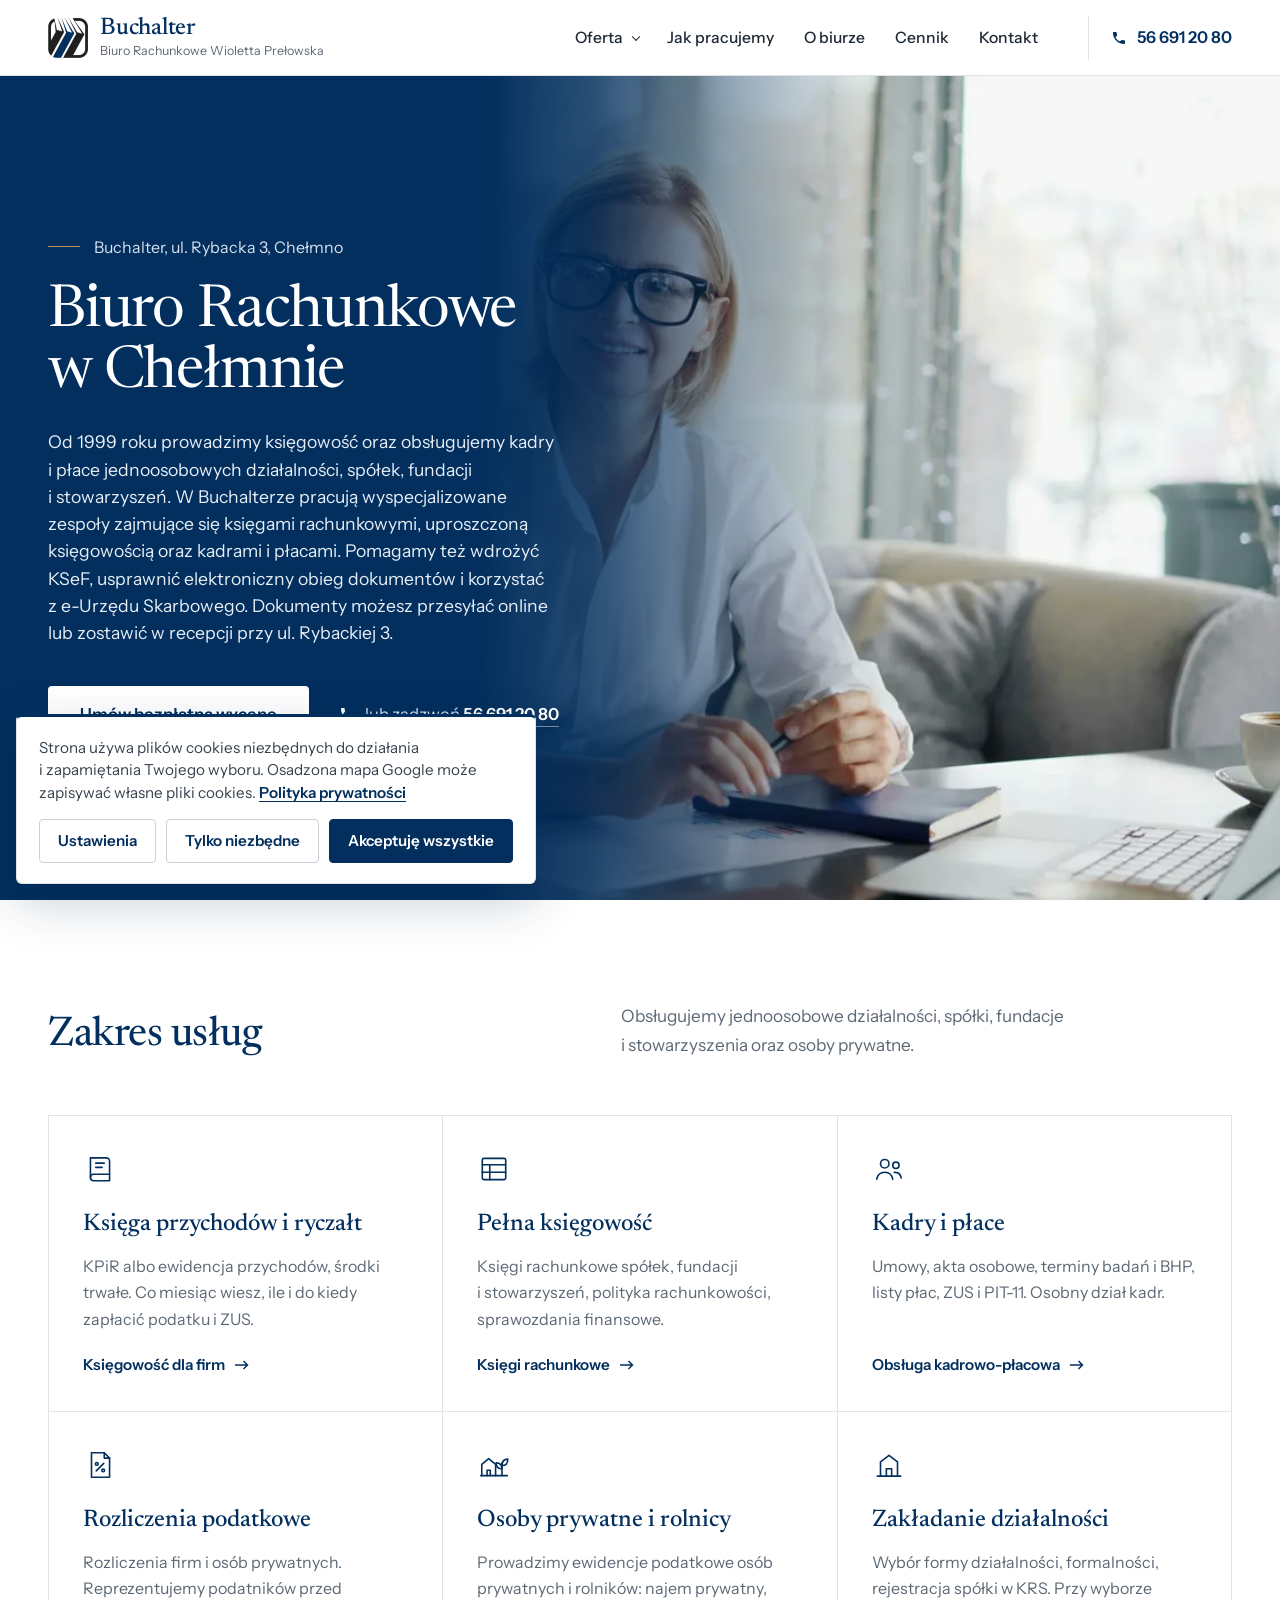
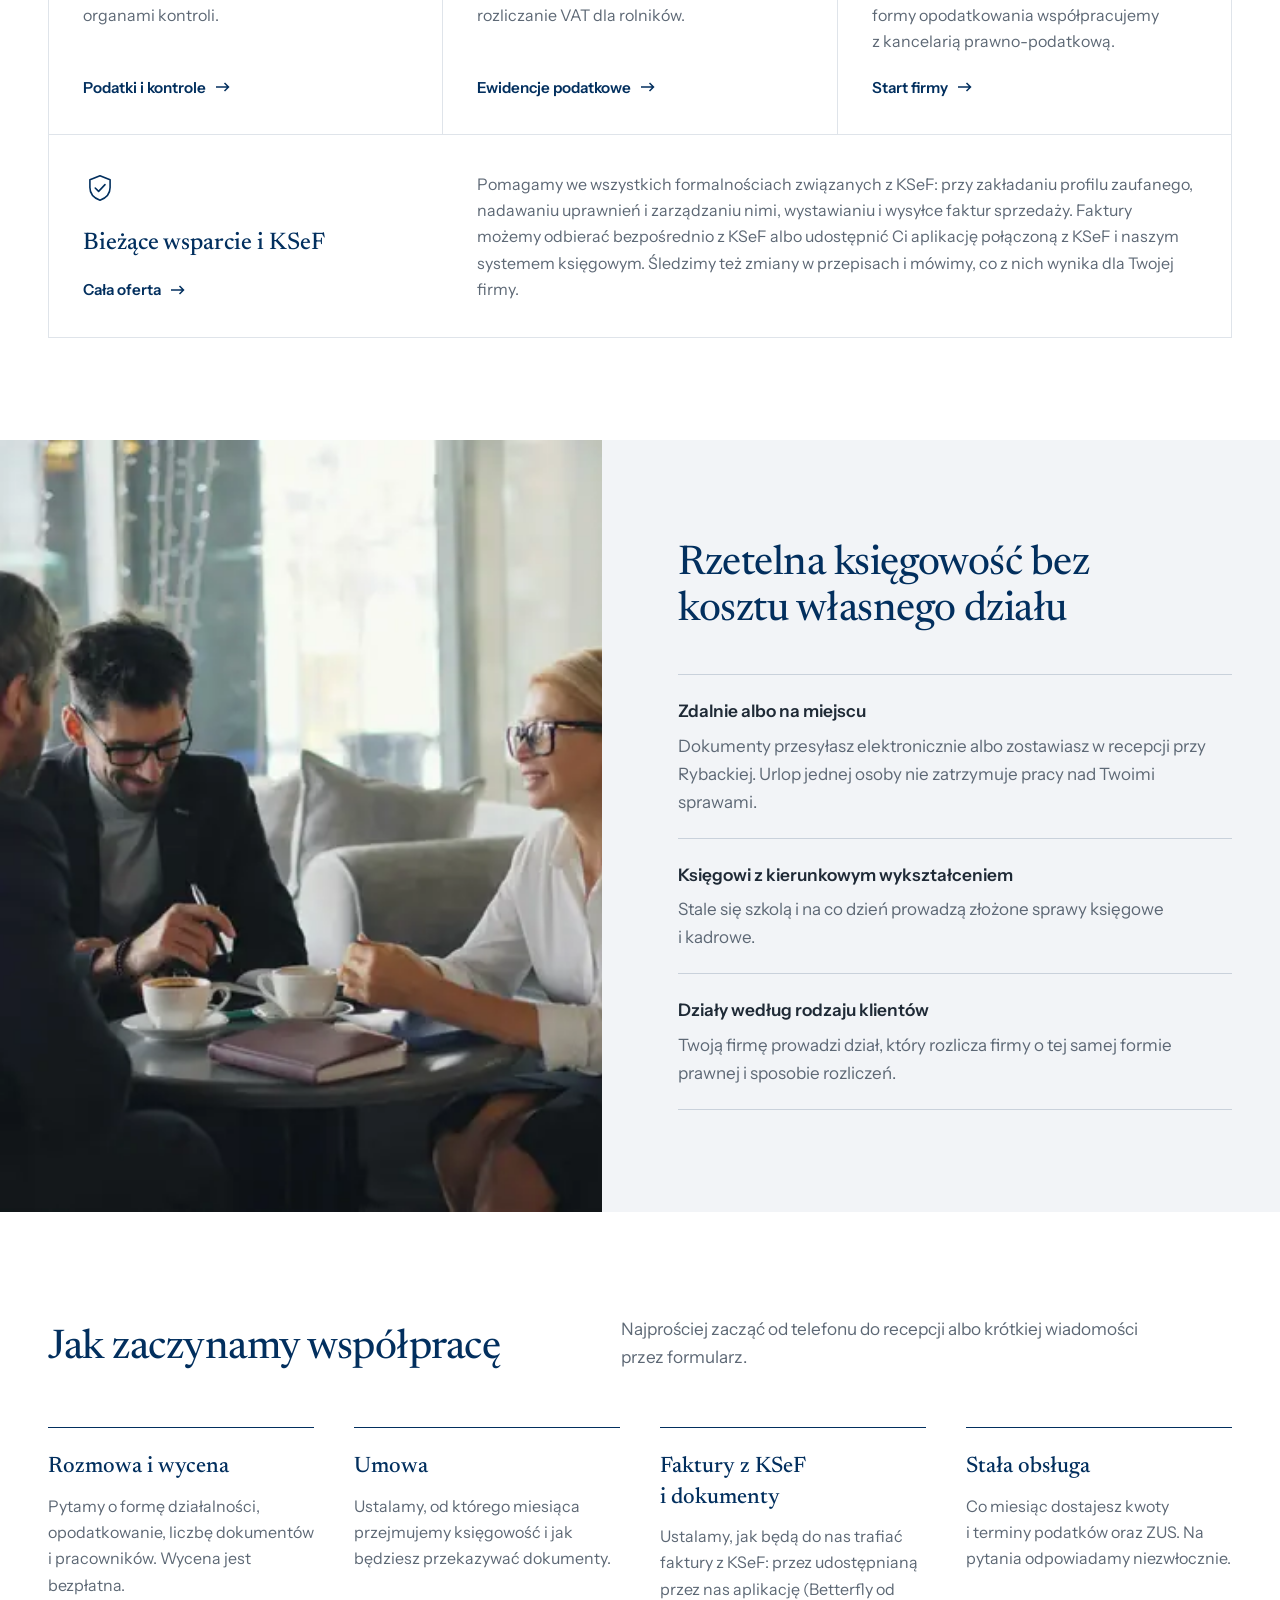
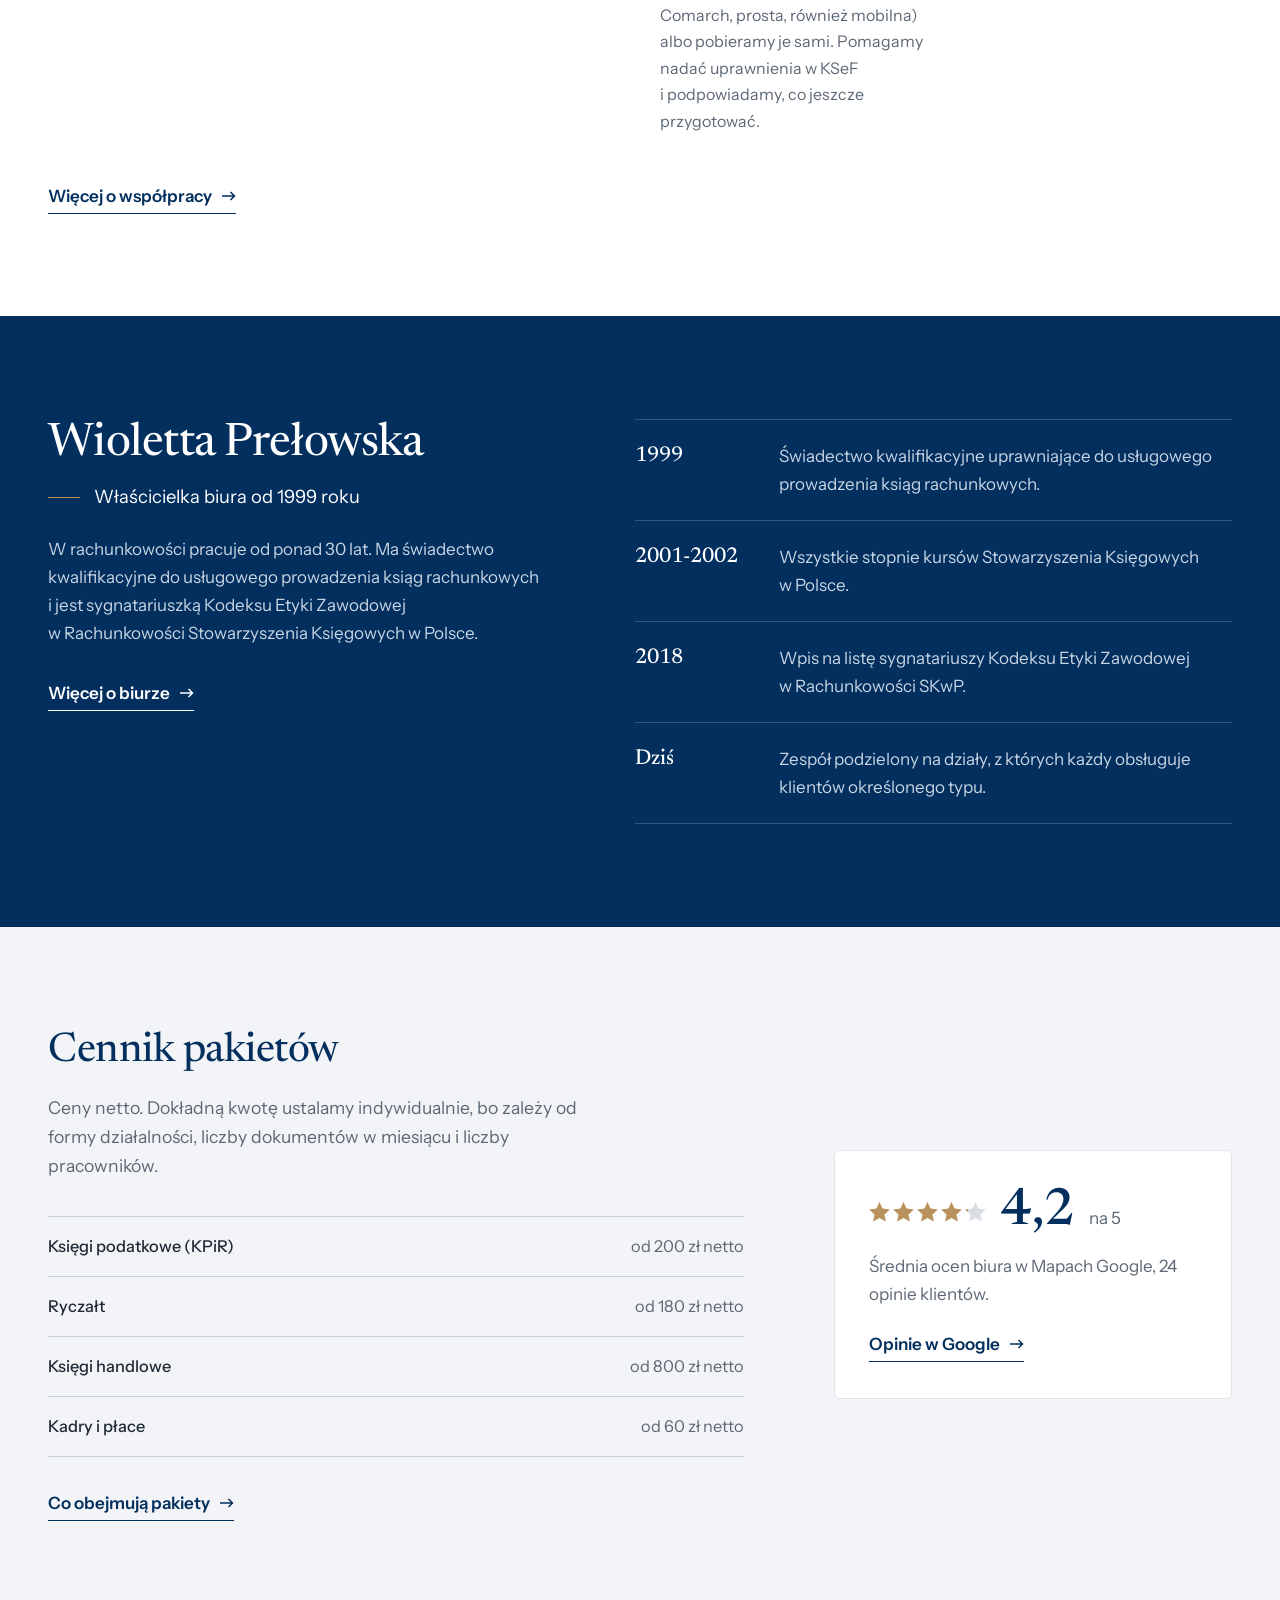
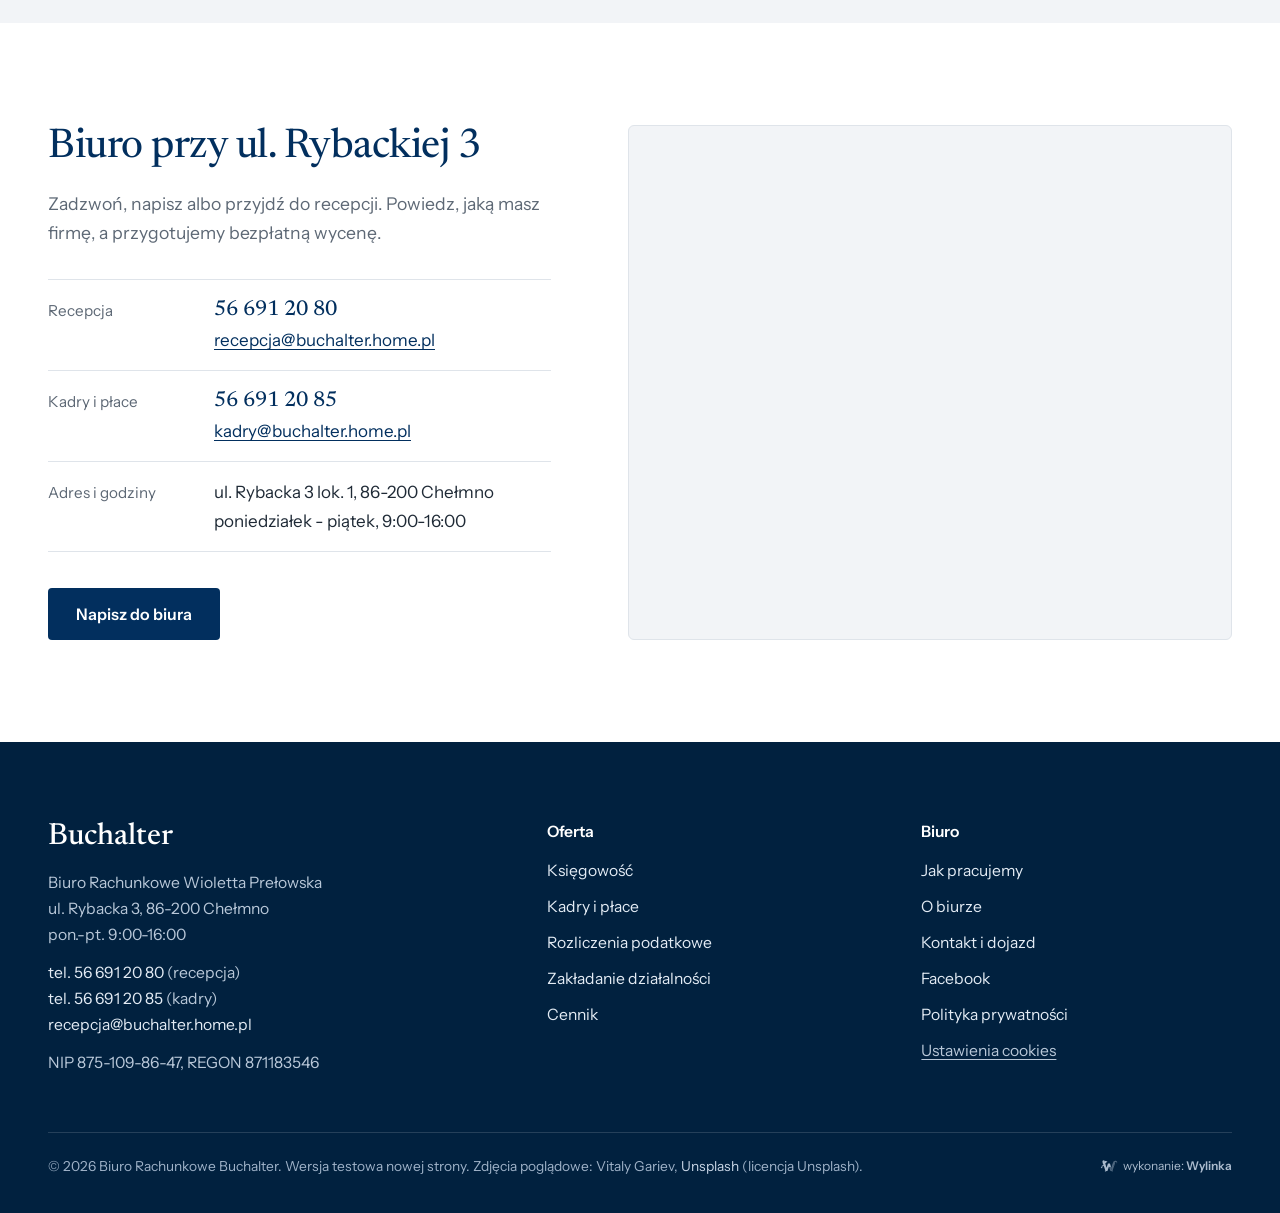
<file: index.html>
<!doctype html>
<html lang="pl">
<head>
<meta charset="utf-8">
<meta name="viewport" content="width=device-width, initial-scale=1, viewport-fit=cover">
<meta name="robots" content="noindex, nofollow">
<title>Biuro Rachunkowe Chełmno - Buchalter, Wioletta Prełowska</title>
<meta name="description" content="Biuro Rachunkowe Buchalter w Chełmnie, ul. Rybacka 3. Księgowość, kadry i płace, VAT i JPK, KSeF, ewidencje dla osób prywatnych i rolników. Tel. 56 691 20 80.">
<link rel="canonical" href="https://buchalter.cloud/">
<meta name="theme-color" content="#022f5e">
<meta property="og:type" content="website">
<meta property="og:locale" content="pl_PL">
<meta property="og:site_name" content="Biuro Rachunkowe Buchalter">
<meta property="og:title" content="Biuro Rachunkowe Chełmno - Buchalter, Wioletta Prełowska">
<meta property="og:description" content="Biuro Rachunkowe Buchalter w Chełmnie, ul. Rybacka 3. Księgowość, kadry i płace, VAT i JPK, KSeF, ewidencje dla osób prywatnych i rolników. Tel. 56 691 20 80.">
<meta property="og:url" content="https://buchalter.cloud/">
<meta property="og:image" content="https://buchalter.cloud/assets/img/og-buchalter.jpg">
<meta name="geo.region" content="PL-KP">
<meta name="geo.placename" content="Chełmno">
<link rel="icon" href="./assets/img/favicon.png">
<link rel="preload" as="font" type="font/woff2" href="./assets/fonts/newsreader-n-latin.woff2" crossorigin>
<link rel="preload" as="font" type="font/woff2" href="./assets/fonts/instrumentsans-latin.woff2" crossorigin>
<link rel="preload" as="image" href="./assets/img/hero-tel-900.webp" media="(max-width: 760px)">
<link rel="preload" as="image" imagesrcset="./assets/img/hero-1200.webp 1200w, ./assets/img/hero-1800.webp 1800w, ./assets/img/hero-2400.webp 2400w" imagesizes="100vw" media="(min-width: 761px)">
<link rel="stylesheet" href="./assets/css/style.css?v=4">

<script type="application/ld+json">{"@context":"https://schema.org","@type":"AccountingService","@id":"https://buchalter.cloud/#biuro","name":"Biuro Rachunkowe Buchalter Wioletta Prełowska","legalName":"BIURO RACHUNKOWE \"BUCHALTER\" PREŁOWSKA WIOLETTA","alternateName":"Buchalter","url":"https://buchalter.cloud/","logo":"https://buchalter.cloud/assets/img/logo.png","image":"https://buchalter.cloud/assets/img/og-buchalter.jpg","telephone":"+48 56 691 20 80","email":"recepcja@buchalter.home.pl","taxID":"8751098647","identifier":[{"@type":"PropertyValue","propertyID":"REGON","value":"871183546"}],"foundingDate":"1999","founder":{"@type":"Person","name":"Wioletta Prełowska"},"address":{"@type":"PostalAddress","streetAddress":"ul. Rybacka 3 lok. 1","postalCode":"86-200","addressLocality":"Chełmno","addressRegion":"kujawsko-pomorskie","addressCountry":"PL"},"areaServed":[{"@type":"City","name":"Chełmno"},{"@type":"AdministrativeArea","name":"powiat chełmiński"}],"contactPoint":[{"@type":"ContactPoint","contactType":"customer service","name":"Recepcja","telephone":"+48 56 691 20 80","email":"recepcja@buchalter.home.pl","availableLanguage":"pl"},{"@type":"ContactPoint","contactType":"kadry i płace","telephone":"+48 56 691 20 85","email":"kadry@buchalter.home.pl","availableLanguage":"pl"}],"knowsAbout":["KSeF","ewidencja VAT","JPK_VAT","księgowość","księga przychodów i rozchodów","ryczałt ewidencjonowany","pełna księgowość","kadry i płace","rozliczenia podatkowe","zakładanie działalności gospodarczej"],"openingHoursSpecification":[{"@type":"OpeningHoursSpecification","dayOfWeek":["Monday","Tuesday","Wednesday","Thursday","Friday"],"opens":"09:00","closes":"16:00"}],"sameAs":["https://www.facebook.com/profile.php?id=100063471177071"]}</script>
</head>
<body class="dom">
<a class="skip" href="#tresc">Przejdź do treści</a>
<header class="top">
  <div class="wrap top-in">
    <a class="marka" href="./" aria-label="Buchalter - strona główna">
      <img src="./assets/img/logo.png" alt="" width="40" height="40">
      <span><b>Buchalter</b><small>Biuro Rachunkowe Wioletta Prełowska</small></span>
    </a>
    <nav class="menu" id="menu" aria-label="Menu główne"><div class="menu-grupa"><a href="./oferta/">Oferta</a><div class="podmenu"><a href="./oferta/ksiegowosc/">Księgowość</a><a href="./oferta/kadry-i-place/">Kadry i&nbsp;płace</a><a href="./oferta/podatki/">Rozliczenia podatkowe</a><a href="./oferta/zakladanie-dzialalnosci/">Zakładanie działalności</a></div></div><a href="./jak-pracujemy/">Jak pracujemy</a><a href="./o-biurze/">O&nbsp;biurze</a><a href="./cennik/">Cennik</a><a href="./kontakt/">Kontakt</a><a class="menu-wycena" href="./kontakt/#formularz">Bezpłatna wycena</a></nav>
    <a class="tel-top" href="tel:+48566912080" aria-label="Zadzwoń do biura: 56 691 20 80"><svg viewBox="0 0 24 24" aria-hidden="true"><path d="M6.6 10.8a15.1 15.1 0 0 0 6.6 6.6l2.2-2.2a1 1 0 0 1 1-.25 11.4 11.4 0 0 0 3.6.57 1 1 0 0 1 1 1V20a1 1 0 0 1-1 1A17 17 0 0 1 3 4a1 1 0 0 1 1-1h3.5a1 1 0 0 1 1 1c0 1.25.2 2.45.57 3.57a1 1 0 0 1-.25 1z"/></svg><span>56 691 20 80</span></a>
    <button class="burger" id="burger" type="button" aria-label="Otwórz menu" aria-expanded="false" aria-controls="menu"><span></span><span></span><span></span></button>
  </div>
</header>
<main id="tresc">
<section class="hero">
  <figure class="hero-foto">
    <picture>
      <source media="(max-width: 760px)" srcset="./assets/img/hero-tel-900.webp">
      <img src="./assets/img/hero-1800.webp" srcset="./assets/img/hero-1200.webp 1200w, ./assets/img/hero-1800.webp 1800w, ./assets/img/hero-2400.webp 2400w" sizes="100vw" alt="Księgowa omawia z klientem dokumenty firmy przy stole w jasnym biurze" width="1800" height="1012" fetchpriority="high">
    </picture>
  </figure>
  <div class="hero-in">
    <div class="wrap">
      <div class="hero-tekst">
        <p class="hero-adres">Buchalter, ul. Rybacka 3, Chełmno</p>
        <h1>Biuro Rachunkowe w&nbsp;Chełmnie</h1>
        <p class="lead">Od 1999 roku prowadzimy księgowość oraz obsługujemy kadry i&nbsp;płace jednoosobowych działalności, spółek, fundacji i&nbsp;stowarzyszeń. W&nbsp;Buchalterze pracują wyspecjalizowane zespoły zajmujące się księgami rachunkowymi, uproszczoną księgowością oraz kadrami i&nbsp;płacami. Pomagamy też wdrożyć KSeF, usprawnić elektroniczny obieg dokumentów i&nbsp;korzystać z&nbsp;e-Urzędu Skarbowego. Dokumenty możesz przesyłać online lub zostawić w&nbsp;recepcji przy ul.&nbsp;Rybackiej&nbsp;3.</p>
        <div class="hero-cta" id="heroCta">
          <a class="btn btn-hero" href="./kontakt/#formularz">Umów bezpłatną wycenę</a>
          <a class="hero-tel" href="tel:+48566912080"><svg viewBox="0 0 24 24" aria-hidden="true"><path d="M6.6 10.8a15.1 15.1 0 0 0 6.6 6.6l2.2-2.2a1 1 0 0 1 1-.25 11.4 11.4 0 0 0 3.6.57 1 1 0 0 1 1 1V20a1 1 0 0 1-1 1A17 17 0 0 1 3 4a1 1 0 0 1 1-1h3.5a1 1 0 0 1 1 1c0 1.25.2 2.45.57 3.57a1 1 0 0 1-.25 1z"/></svg><span>lub zadzwoń <b>56 691 20 80</b></span></a>
        </div>
      </div>
    </div>
  </div>
</section>

<section class="sek uslugi-sek" id="oferta">
  <div class="wrap">
    <div class="sek-glowa">
      <h2>Zakres usług</h2>
      <p>Obsługujemy jednoosobowe działalności, spółki, fundacje i&nbsp;stowarzyszenia oraz osoby prywatne.</p>
    </div>
    <div class="uslugi">
      <a class="usluga" href="./oferta/ksiegowosc/"><svg class="ik" viewBox="0 0 32 32" aria-hidden="true" focusable="false"><path d="M7 5.5h15a3 3 0 0 1 3 3V27H10a3 3 0 0 1-3-3z"/><path d="M7 24a3 3 0 0 1 3-3h15"/><path d="M12 10.5h8M12 14.5h6"/></svg><h3>Księga przychodów i&nbsp;ryczałt</h3><p>KPiR albo ewidencja przychodów, środki trwałe. Co miesiąc wiesz, ile i&nbsp;do kiedy zapłacić podatku i&nbsp;ZUS.</p><span class="wiecej">Księgowość dla firm</span></a>
      <a class="usluga" href="./oferta/ksiegowosc/#pelna-ksiegowosc"><svg class="ik" viewBox="0 0 32 32" aria-hidden="true" focusable="false"><rect x="5" y="6" width="22" height="20" rx="1.5"/><path d="M5 12h22M12 12v14M5 19h22"/></svg><h3>Pełna księgowość</h3><p>Księgi rachunkowe spółek, fundacji i&nbsp;stowarzyszeń, polityka rachunkowości, sprawozdania finansowe.</p><span class="wiecej">Księgi rachunkowe</span></a>
      <a class="usluga" href="./oferta/kadry-i-place/"><svg class="ik" viewBox="0 0 32 32" aria-hidden="true" focusable="false"><circle cx="12" cy="11" r="4"/><path d="M4.5 25.5c.8-4.2 3.8-6.5 7.5-6.5s6.7 2.3 7.5 6.5"/><circle cx="22.5" cy="12.5" r="3"/><path d="M21 19.2c3.3-.3 5.8 1.6 6.5 5.3"/></svg><h3>Kadry i&nbsp;płace</h3><p>Umowy, akta osobowe, terminy badań i&nbsp;BHP, listy płac, ZUS i&nbsp;PIT-11. Osobny dział kadr.</p><span class="wiecej">Obsługa kadrowo-płacowa</span></a>
      <a class="usluga" href="./oferta/podatki/"><svg class="ik" viewBox="0 0 32 32" aria-hidden="true" focusable="false"><path d="M8 4.5h12l5 5V27.5H8z"/><path d="M20 4.5v5h5"/><path d="M12.5 21.5l7-7"/><circle cx="13" cy="15" r="1.3"/><circle cx="19" cy="21" r="1.3"/></svg><h3>Rozliczenia podatkowe</h3><p>Rozliczenia firm i&nbsp;osób prywatnych. Reprezentujemy podatników przed organami kontroli.</p><span class="wiecej">Podatki i&nbsp;kontrole</span></a>
      <a class="usluga" href="./oferta/podatki/#osoby-prywatne-i-rolnicy"><svg class="ik" viewBox="0 0 32 32" aria-hidden="true" focusable="false"><path d="M3.5 26h25"/><path d="M4.5 26V15.5L11 10l6.5 5.5V26"/><path d="M9.5 26v-5h3v5"/><path d="M23.5 26V14"/><path d="M23.5 19.5c-3.6 0-5.5-2.2-5.5-5.5 3.6 0 5.5 2.2 5.5 5.5z"/><path d="M23.5 16.5c0-3.6 2-6 5.5-6 0 3.5-2 6-5.5 6z"/></svg><h3>Osoby prywatne i&nbsp;rolnicy</h3><p>Prowadzimy ewidencje podatkowe osób prywatnych i&nbsp;rolników: najem prywatny, rozliczanie VAT dla rolników.</p><span class="wiecej">Ewidencje podatkowe</span></a>
      <a class="usluga" href="./oferta/zakladanie-dzialalnosci/"><svg class="ik" viewBox="0 0 32 32" aria-hidden="true" focusable="false"><path d="M5 26.5h22"/><path d="M8 26.5V13l8-6 8 6v13.5"/><path d="M13.5 26.5v-7h5v7"/></svg><h3>Zakładanie działalności</h3><p>Wybór formy działalności, formalności, rejestracja spółki w&nbsp;KRS. Przy wyborze formy opodatkowania współpracujemy z&nbsp;kancelarią prawno-podatkową.</p><span class="wiecej">Start firmy</span></a>
      <a class="usluga usluga-szeroka" href="./oferta/#wsparcie"><svg class="ik" viewBox="0 0 32 32" aria-hidden="true" focusable="false"><path d="M16 4.5l9.5 3.8v7.2c0 5.8-4 10-9.5 12-5.5-2-9.5-6.2-9.5-12V8.3z"/><path d="M11.5 16l3.2 3.2 6-6.4"/></svg><h3>Bieżące wsparcie i&nbsp;KSeF</h3><p>Pomagamy we wszystkich formalnościach związanych z&nbsp;KSeF: przy zakładaniu profilu zaufanego, nadawaniu uprawnień i&nbsp;zarządzaniu nimi, wystawianiu i&nbsp;wysyłce faktur sprzedaży. Faktury możemy odbierać bezpośrednio z&nbsp;KSeF albo udostępnić Ci aplikację połączoną z&nbsp;KSeF i&nbsp;naszym systemem księgowym. Śledzimy też zmiany w&nbsp;przepisach i&nbsp;mówimy, co z&nbsp;nich wynika dla Twojej firmy.</p><span class="wiecej">Cała oferta</span></a>
    </div>
  </div>
</section>

<section class="sek szare dlaczego">
  <div class="wrap dlaczego-in">
    <figure class="dlaczego-foto"><img src="./assets/img/rozmowa-1400.webp" srcset="./assets/img/rozmowa-800.webp 800w, ./assets/img/rozmowa-1400.webp 1400w" sizes="(max-width: 960px) 100vw, 50vw" alt="Spotkanie z klientami przy kawie w biurze" width="1400" height="788" loading="lazy"></figure>
    <div class="dlaczego-tekst">
      <h2>Rzetelna księgowość bez kosztu własnego działu</h2>
      <dl class="atuty">
        <div><dt>Zdalnie albo na miejscu</dt><dd>Dokumenty przesyłasz elektronicznie albo zostawiasz w&nbsp;recepcji przy Rybackiej. Urlop jednej osoby nie zatrzymuje pracy nad Twoimi sprawami.</dd></div>
        <div><dt>Księgowi z&nbsp;kierunkowym wykształceniem</dt><dd>Stale się szkolą i&nbsp;na co dzień prowadzą złożone sprawy księgowe i&nbsp;kadrowe.</dd></div>
        <div><dt>Działy według rodzaju klientów</dt><dd>Twoją firmę prowadzi dział, który rozlicza firmy o&nbsp;tej samej formie prawnej i&nbsp;sposobie rozliczeń.</dd></div>
      </dl>
    </div>
  </div>
</section>

<section class="sek wspolpraca">
  <div class="wrap">
    <div class="sek-glowa">
      <h2>Jak zaczynamy współpracę</h2>
      <p>Najprościej zacząć od telefonu do recepcji albo krótkiej wiadomości przez formularz.</p>
    </div>
    <ol class="kroki">
      <li><h3>Rozmowa i&nbsp;wycena</h3><p>Pytamy o&nbsp;formę działalności, opodatkowanie, liczbę dokumentów i&nbsp;pracowników. Wycena jest bezpłatna.</p></li>
      <li><h3>Umowa</h3><p>Ustalamy, od którego miesiąca przejmujemy księgowość i&nbsp;jak będziesz przekazywać dokumenty.</p></li>
      <li><h3>Faktury z&nbsp;KSeF i&nbsp;dokumenty</h3><p>Ustalamy, jak będą do nas trafiać faktury z&nbsp;KSeF: przez udostępnianą przez nas aplikację (Betterfly od Comarch, prosta, również mobilna) albo pobieramy je sami. Pomagamy nadać uprawnienia w&nbsp;KSeF i&nbsp;podpowiadamy, co jeszcze przygotować.</p></li>
      <li><h3>Stała obsługa</h3><p>Co miesiąc dostajesz kwoty i&nbsp;terminy podatków oraz ZUS. Na pytania odpowiadamy niezwłocznie.</p></li>
    </ol>
    <a class="link-strz" href="./jak-pracujemy/">Więcej o&nbsp;współpracy</a>
  </div>
</section>

<section class="sek granat wlascicielka">
  <div class="wrap wl-in">
    <div class="wl-glowa">
      <h2>Wioletta Prełowska</h2>
      <p class="wl-rola">Właścicielka biura od 1999 roku</p>
      <p>W&nbsp;rachunkowości pracuje od ponad 30 lat. Ma świadectwo kwalifikacyjne do usługowego prowadzenia ksiąg rachunkowych i&nbsp;jest sygnatariuszką Kodeksu Etyki Zawodowej w&nbsp;Rachunkowości Stowarzyszenia Księgowych w&nbsp;Polsce.</p>
      <a class="link-strz jasny" href="./o-biurze/">Więcej o&nbsp;biurze</a>
    </div>
    <ul class="sciezka">
      <li><span>1999</span><p>Świadectwo kwalifikacyjne uprawniające do usługowego prowadzenia ksiąg rachunkowych.</p></li>
      <li><span>2001-2002</span><p>Wszystkie stopnie kursów Stowarzyszenia Księgowych w&nbsp;Polsce.</p></li>
      <li><span>2018</span><p>Wpis na listę sygnatariuszy Kodeksu Etyki Zawodowej w&nbsp;Rachunkowości SKwP.</p></li>
      <li><span>Dziś</span><p>Zespół podzielony na działy, z&nbsp;których każdy obsługuje klientów określonego typu.</p></li>
    </ul>
  </div>
</section>

<section class="sek szare cennik-sek">
  <div class="wrap cen-in">
    <div>
      <h2>Cennik pakietów</h2>
      <p class="lead2">Ceny netto. Dokładną kwotę ustalamy indywidualnie, bo zależy od formy działalności, liczby dokumentów w&nbsp;miesiącu i&nbsp;liczby pracowników.</p>
      <table class="rachunek">
        <caption class="sr">Pakiety usług księgowych</caption>
        <tbody>
          <tr><th scope="row">Księgi podatkowe (KPiR)</th><td>od 200 zł netto</td></tr>
          <tr><th scope="row">Ryczałt</th><td>od 180 zł netto</td></tr>
          <tr><th scope="row">Księgi handlowe</th><td>od 800 zł netto</td></tr>
          <tr><th scope="row">Kadry i&nbsp;płace</th><td>od 60 zł netto</td></tr>
        </tbody>
      </table>
      <a class="link-strz" href="./cennik/">Co obejmują pakiety</a>
    </div>
    <aside class="ocena" aria-label="Ocena w Google">
      <p class="ocena-gw"><span class="gwiazdki" aria-hidden="true"><i style="--p:84%"></i></span><b>4,2</b> na 5</p>
      <p>Średnia ocen biura w&nbsp;Mapach Google, 24 opinie klientów.</p>
      <a class="link-strz" href="https://www.google.com/maps/search/?api=1&amp;query=Biuro+Rachunkowe+Buchalter+Rybacka+3+Che%C5%82mno" target="_blank" rel="noopener">Opinie w&nbsp;Google</a>
    </aside>
  </div>
</section>

<section class="sek kontakt-sek">
  <div class="wrap kontakt-pas-in">
    <div>
      <h2>Biuro przy ul. Rybackiej 3</h2>
      <p class="lead2">Zadzwoń, napisz albo przyjdź do recepcji. Powiedz, jaką masz firmę, a&nbsp;przygotujemy bezpłatną wycenę.</p>
      <dl class="telefony">
        <div><dt>Recepcja</dt><dd><a class="nr" href="tel:+48566912080">56 691 20 80</a><a href="mailto:recepcja@buchalter.home.pl">recepcja@buchalter.home.pl</a></dd></div>
        <div><dt>Kadry i&nbsp;płace</dt><dd><a class="nr" href="tel:+48566912085">56 691 20 85</a><a href="mailto:kadry@buchalter.home.pl">kadry@buchalter.home.pl</a></dd></div>
        <div><dt>Adres i&nbsp;godziny</dt><dd>ul. Rybacka 3 lok. 1, 86-200 Chełmno<br>poniedziałek - piątek, 9:00-16:00</dd></div>
      </dl>
      <a class="btn" href="./kontakt/#formularz">Napisz do biura</a>
    </div>
    <div class="mapa" id="mapa" data-gmapa>
      <iframe src="https://maps.google.com/maps?q=Rybacka%203%2C%2086-200%20Che%C5%82mno&amp;z=16&amp;output=embed" title="Mapa Google - ul. Rybacka 3, Chełmno" loading="lazy" referrerpolicy="no-referrer-when-downgrade" allowfullscreen></iframe>
      <div class="mapa-zaslona mapa-zast" hidden>
        <svg class="ik" viewBox="0 0 32 32" aria-hidden="true" focusable="false"><path d="M16 28s-8.5-8.2-8.5-14.5a8.5 8.5 0 0 1 17 0C24.5 19.8 16 28 16 28z"/><circle cx="16" cy="13.5" r="3"/></svg>
        <p><b>ul. Rybacka 3, 86-200 Chełmno</b>Mapa Google jest wyłączona w&nbsp;ustawieniach cookies.</p>
        <div class="mapa-akcje"><a class="btn-out" href="https://www.google.com/maps/dir/?api=1&amp;destination=Rybacka+3%2C+86-200+Che%C5%82mno" target="_blank" rel="noopener">Wyznacz trasę</a><button class="link-strz st-ck" type="button" data-ck-otworz>Ustawienia cookies</button></div>
      </div>
    </div>
  </div>
</section>
</main>
<footer class="stopka">
  <div class="wrap stopka-in">
    <div>
      <b class="firma">Buchalter</b>
      <p>Biuro Rachunkowe Wioletta Prełowska<br>ul. Rybacka 3, 86-200 Chełmno<br>pon.-pt. 9:00-16:00</p>
      <p><a href="tel:+48566912080">tel. 56 691 20 80</a> (recepcja)<br><a href="tel:+48566912085">tel. 56 691 20 85</a> (kadry)<br><a href="mailto:recepcja@buchalter.home.pl">recepcja@buchalter.home.pl</a></p>
      <p>NIP 875-109-86-47, REGON 871183546</p>
    </div>
    <div>
      <h2>Oferta</h2>
      <ul><li><a href="./oferta/ksiegowosc/">Księgowość</a></li><li><a href="./oferta/kadry-i-place/">Kadry i&nbsp;płace</a></li><li><a href="./oferta/podatki/">Rozliczenia podatkowe</a></li><li><a href="./oferta/zakladanie-dzialalnosci/">Zakładanie działalności</a></li><li><a href="./cennik/">Cennik</a></li></ul>
    </div>
    <div>
      <h2>Biuro</h2>
      <ul><li><a href="./jak-pracujemy/">Jak pracujemy</a></li><li><a href="./o-biurze/">O&nbsp;biurze</a></li><li><a href="./kontakt/">Kontakt i&nbsp;dojazd</a></li><li><a href="https://www.facebook.com/profile.php?id=100063471177071" rel="noopener" target="_blank">Facebook</a></li><li><a href="./polityka-prywatnosci/">Polityka prywatności</a></li><li><button type="button" class="st-ck" data-ck-otworz>Ustawienia cookies</button></li></ul>
    </div>
  </div>
  <div class="wrap stopka-dol">
    <span>&copy; 2026 Biuro Rachunkowe Buchalter. Wersja testowa nowej strony. Zdjęcia poglądowe: Vitaly Gariev, <a href="https://unsplash.com/photos/M5k978V3qBc" rel="noopener" target="_blank">Unsplash</a> (licencja Unsplash).</span>
    <a class="wylinka-badge" href="https://wylinka.pl/?utm_source=buchalter.cloud&amp;utm_medium=stopka&amp;utm_campaign=wykonanie" rel="noopener" title="Strona wykonana przez Wylinka"><svg viewBox="0 0 64 64" aria-hidden="true" focusable="false" fill="currentColor"><path d="M9.8 22.8l-1.2-7.9 2.2-3.7 15.5 4.6-.5 1.5-7.2 5.5 4.7 15.6 5-15.6 7 0 4.1 12.7-4.2-.9-2.6 1.8-.8-2.2-5.3 15.6-4.3 0 .4 .2-2.1 2.8-1.3-1.1 1.1-1.4-3.1 .2-.1-1.7 2.2-.1-5.7-16.5-4.8 .6-.8 3.1 0 .5-.3 .5 .8 2.2-1.6 .5-.4-1.3-.8 1.6-1.5-.8 .8-1.6-1.4 .6-.6-1.6 2.3-.8 .2-.4 1.3-4.8 5.9-.8-2.4-6.9zM15.2 13.7l-.1-.4-.4 .8-.1 .8 .1 1 .1 .4 .3 .7 .3-.9 .1-.7 0-.8z"/><path class="wy-pod" d="M37.1 49.8l-4.5-13.3 2.6-1.8 4.2 .9 .9 2.8 3-9.7 0-.5 .1-.8 3.2-8.4 .5-1 .6-1 .9-1.1 1.3-1 1.1-.7 1.4-.5 1.4-.3 .7 0 .9 0 1.2 .3 1.4 .6 .8 .5 .7 .7 .6 .7 .5 .9 .3 .9 .1 .9 0 .8-.2 .9-.5 .9-.5 .6-.7 .5-.7 .3-.1-.1 0-.1 .5-.5 .3-.7 .2-.5 0-.6-.1-.6-.3-.7-.4-.5-.4-.4-.5-.3-.6-.3-.7 0-.7 .1-.6 .1-.5 .4-.5 .5-.3 .5-.2 .7-.1 1.5-1.4 5.1-.8 3.3-.3 .7-.5 .7-6 17.5 1.9 .1-.1 1.7-3.1-.2 1.1 1.4-1.3 1.1-2.1-2.8 .4-.2z"/><path class="wy-old" d="M40.8 50l.4-.2-4.1 0-4.2-12.5 2.5-1.7 4.3 .9 .6 1.9 .6-1.6 0-.3 2.4-7.8 0-.5 .1-.8 3.2-8.4 .4-.8 .6-.9 .9-1.2 .9-.9 1.3-.8 1.4-.6 1.2-.3 1.4-.1 1.3 .1 .6 .2 .8 .3 1.1 .6 .9 .7 .7 .9 .5 .9 .3 .9 .1 1.1-.1 .9-.3 .9-.4 .7-.6 .7-.6 .4-.6 .2-.1-.1 0-.1 .5-.5 .3-.7 .2-.5 0-.5-.1-.6-.2-.6-.3-.5-.4-.5-.5-.3-.6-.3-.7-.1-.6 0-.6 .1-.6 .3-.6 .5-.3 .4-.2 .5-.1 .5-.1 1.5-1.4 5.1-.8 3.3-.3 .7-.5 .7-6 17.5 1.9 .1-.1 1.7-3.1-.2 1.1 1.4-1.3 1.1zM49.6 17.1l.6 1.7-1.5 1.9 .4 .4 1.8-2.1-.7-2.1zM48.1 28.3l.5 1.8-1.7 1.8 .4 .4 1.9-2-.6-2.2zM37.9 41.7l1.7-1.5-.4-.4-1.7 1.4zM42.6 38.7l-1.5 2.8 1.1 2-1.3 2.6 .5 .2 1.5-2.8-1.1-2 1.4-2.5z"/></svg><span>wykonanie: <b>Wylinka</b></span></a>
  </div>
</footer>
<div class="mob" id="mob" aria-hidden="true">
  <a class="mob-tel" href="tel:+48566912080" tabindex="-1">Zadzwoń</a>
  <a class="mob-cta" href="./kontakt/#formularz" tabindex="-1">Bezpłatna wycena</a>
</div>
<div class="ck" id="ck" hidden role="dialog" aria-label="Ustawienia plików cookies">
  <p class="ck-t">Strona używa plików cookies niezbędnych do działania i&nbsp;zapamiętania Twojego wyboru. Osadzona mapa Google może zapisywać własne pliki cookies. <a href="./polityka-prywatnosci/#cookies">Polityka prywatności</a></p>
  <div class="ck-ust" hidden>
    <label><input type="checkbox" checked disabled> <span><b>Niezbędne</b> - zapamiętanie wyboru, zawsze włączone</span></label>
    <label><input type="checkbox" data-ck-kat="mapy" checked> <span><b>Mapy Google</b> - mapa dojazdu do biura</span></label>
  </div>
  <div class="ck-btn"><button type="button" class="ck-b ck-ustaw" data-ck="ustawienia">Ustawienia</button><button type="button" class="ck-b" data-ck="niezbedne">Tylko niezbędne</button><button type="button" class="ck-b ck-ok" data-ck="wszystkie">Akceptuję wszystkie</button></div>
</div>
<script src="./assets/js/site.js?v=5" defer></script>
<script src="./assets/js/ck.js?v=5" defer></script>
</body>
</html>
</file>
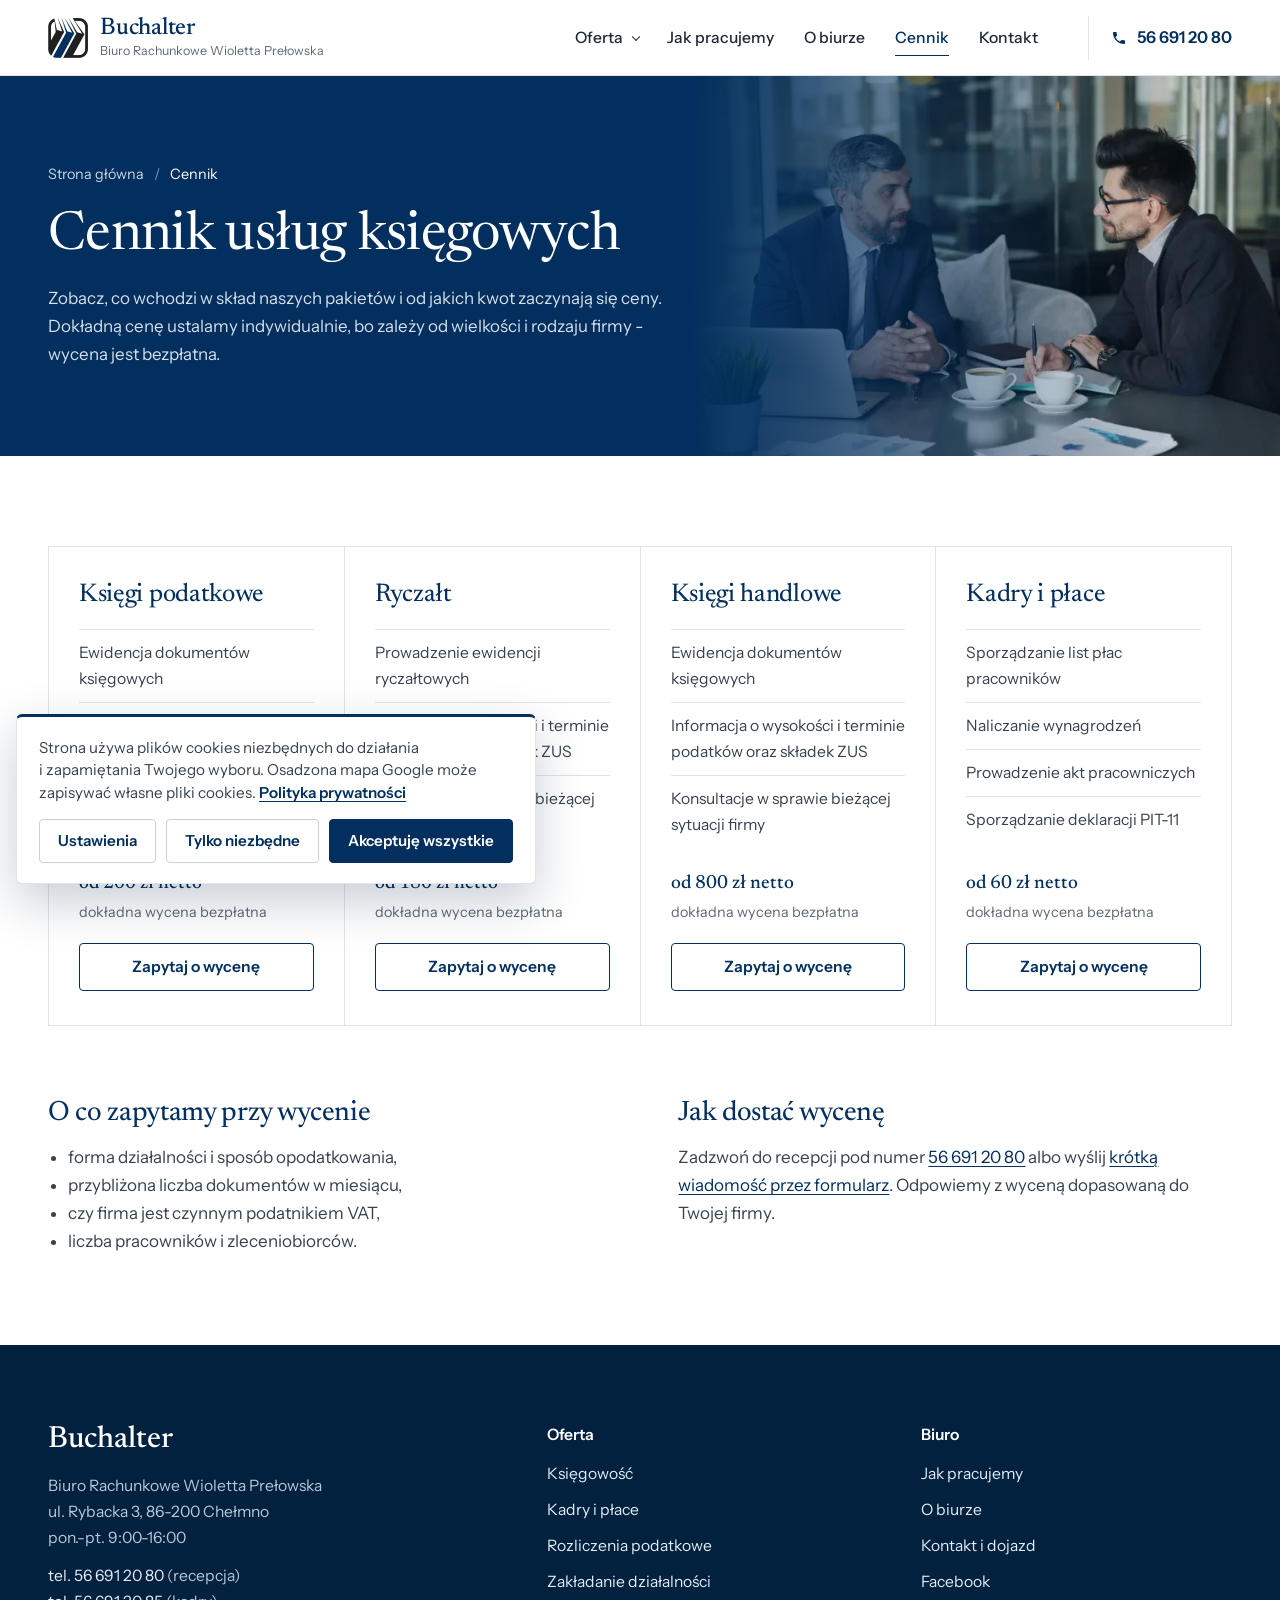
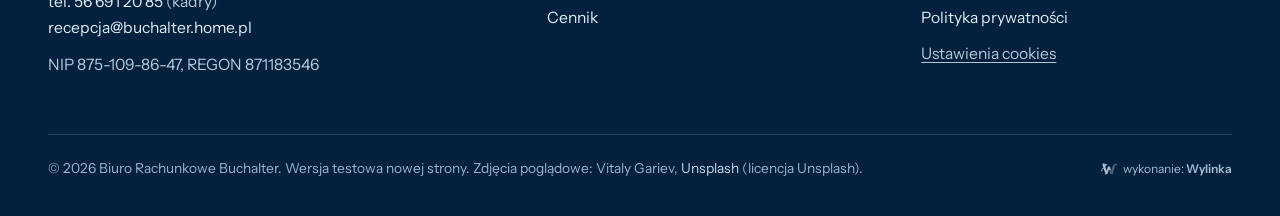
<file: cennik/index.html>
<!doctype html>
<html lang="pl">
<head>
<meta charset="utf-8">
<meta name="viewport" content="width=device-width, initial-scale=1, viewport-fit=cover">
<meta name="robots" content="noindex, nofollow">
<title>Cennik biura rachunkowego Chełmno - pakiety | Buchalter</title>
<meta name="description" content="Cennik Biura Rachunkowego Buchalter w Chełmnie: KPiR od 200 zł netto, ryczałt od 180 zł netto, księgi handlowe od 800 zł netto, kadry i płace od 60 zł netto.">
<link rel="canonical" href="https://buchalter.cloud/cennik/">
<meta name="theme-color" content="#022f5e">
<meta property="og:type" content="website">
<meta property="og:locale" content="pl_PL">
<meta property="og:site_name" content="Biuro Rachunkowe Buchalter">
<meta property="og:title" content="Cennik biura rachunkowego Chełmno - pakiety | Buchalter">
<meta property="og:description" content="Cennik Biura Rachunkowego Buchalter w Chełmnie: KPiR od 200 zł netto, ryczałt od 180 zł netto, księgi handlowe od 800 zł netto, kadry i płace od 60 zł netto.">
<meta property="og:url" content="https://buchalter.cloud/cennik/">
<meta property="og:image" content="https://buchalter.cloud/assets/img/og-buchalter.jpg">
<meta name="geo.region" content="PL-KP">
<meta name="geo.placename" content="Chełmno">
<link rel="icon" href="../assets/img/favicon.png">
<link rel="preload" as="font" type="font/woff2" href="../assets/fonts/newsreader-n-latin.woff2" crossorigin>
<link rel="preload" as="font" type="font/woff2" href="../assets/fonts/instrumentsans-latin.woff2" crossorigin>
<link rel="stylesheet" href="../assets/css/style.css?v=4">

<script type="application/ld+json">{"@context":"https://schema.org","@type":"BreadcrumbList","itemListElement":[{"@type":"ListItem","position":1,"name":"Strona główna","item":"https://buchalter.cloud/"},{"@type":"ListItem","position":2,"name":"Cennik","item":"https://buchalter.cloud/cennik/"}]}</script>
</head>
<body class="pod">
<a class="skip" href="#tresc">Przejdź do treści</a>
<header class="top">
  <div class="wrap top-in">
    <a class="marka" href="../" aria-label="Buchalter - strona główna">
      <img src="../assets/img/logo.png" alt="" width="40" height="40">
      <span><b>Buchalter</b><small>Biuro Rachunkowe Wioletta Prełowska</small></span>
    </a>
    <nav class="menu" id="menu" aria-label="Menu główne"><div class="menu-grupa"><a href="../oferta/">Oferta</a><div class="podmenu"><a href="../oferta/ksiegowosc/">Księgowość</a><a href="../oferta/kadry-i-place/">Kadry i&nbsp;płace</a><a href="../oferta/podatki/">Rozliczenia podatkowe</a><a href="../oferta/zakladanie-dzialalnosci/">Zakładanie działalności</a></div></div><a href="../jak-pracujemy/">Jak pracujemy</a><a href="../o-biurze/">O&nbsp;biurze</a><a href="../cennik/" aria-current="page">Cennik</a><a href="../kontakt/">Kontakt</a><a class="menu-wycena" href="../kontakt/#formularz">Bezpłatna wycena</a></nav>
    <a class="tel-top" href="tel:+48566912080" aria-label="Zadzwoń do biura: 56 691 20 80"><svg viewBox="0 0 24 24" aria-hidden="true"><path d="M6.6 10.8a15.1 15.1 0 0 0 6.6 6.6l2.2-2.2a1 1 0 0 1 1-.25 11.4 11.4 0 0 0 3.6.57 1 1 0 0 1 1 1V20a1 1 0 0 1-1 1A17 17 0 0 1 3 4a1 1 0 0 1 1-1h3.5a1 1 0 0 1 1 1c0 1.25.2 2.45.57 3.57a1 1 0 0 1-.25 1z"/></svg><span>56 691 20 80</span></a>
    <button class="burger" id="burger" type="button" aria-label="Otwórz menu" aria-expanded="false" aria-controls="menu"><span></span><span></span><span></span></button>
  </div>
</header>
<main id="tresc">
<section class="glowa-strony z-foto">
  <figure class="glowa-foto"><img src="../assets/img/spotkanie-1400.webp" srcset="../assets/img/spotkanie-800.webp 800w, ../assets/img/spotkanie-1400.webp 1400w" sizes="50vw" alt="" width="1400" height="788" fetchpriority="high"></figure>
  <div class="wrap">
    <nav class="okruszki" aria-label="Jesteś tutaj"><ol><li><a href="../">Strona główna</a></li><li><a href="../cennik/" aria-current="page">Cennik</a></li></ol></nav>
    <h1>Cennik usług księgowych</h1>
    <p class="lead">Zobacz, co wchodzi w&nbsp;skład naszych pakietów i&nbsp;od jakich kwot zaczynają się ceny. Dokładną cenę ustalamy indywidualnie, bo zależy od wielkości i&nbsp;rodzaju firmy - wycena jest bezpłatna.</p>
  </div>
</section>
<section>
  <div class="wrap">
    <div class="pakiety">
      <article class="pakiet">
  <h2>Księgi podatkowe</h2>
  <ul><li>Ewidencja dokumentów księgowych</li><li>Informacja o&nbsp;wysokości i&nbsp;terminie podatków oraz składek ZUS</li><li>Konsultacje w&nbsp;sprawie bieżącej sytuacji firmy</li></ul>
  <p class="cena">od 200 zł netto<small>dokładna wycena bezpłatna</small></p>
  <a class="btn-out" href="../kontakt/?temat=Księgi podatkowe#formularz">Zapytaj o&nbsp;wycenę</a>
</article>
      <article class="pakiet">
  <h2>Ryczałt</h2>
  <ul><li>Prowadzenie ewidencji ryczałtowych</li><li>Informacja o&nbsp;wysokości i&nbsp;terminie podatków oraz składek ZUS</li><li>Konsultacje w&nbsp;sprawie bieżącej sytuacji firmy</li></ul>
  <p class="cena">od 180 zł netto<small>dokładna wycena bezpłatna</small></p>
  <a class="btn-out" href="../kontakt/?temat=Ryczałt#formularz">Zapytaj o&nbsp;wycenę</a>
</article>
      <article class="pakiet">
  <h2>Księgi handlowe</h2>
  <ul><li>Ewidencja dokumentów księgowych</li><li>Informacja o&nbsp;wysokości i&nbsp;terminie podatków oraz składek ZUS</li><li>Konsultacje w&nbsp;sprawie bieżącej sytuacji firmy</li></ul>
  <p class="cena">od 800 zł netto<small>dokładna wycena bezpłatna</small></p>
  <a class="btn-out" href="../kontakt/?temat=Księgi handlowe#formularz">Zapytaj o&nbsp;wycenę</a>
</article>
      <article class="pakiet">
  <h2>Kadry i&nbsp;płace</h2>
  <ul><li>Sporządzanie list płac pracowników</li><li>Naliczanie wynagrodzeń</li><li>Prowadzenie akt pracowniczych</li><li>Sporządzanie deklaracji PIT-11</li></ul>
  <p class="cena">od 60 zł netto<small>dokładna wycena bezpłatna</small></p>
  <a class="btn-out" href="../kontakt/?temat=Kadry i płace#formularz">Zapytaj o&nbsp;wycenę</a>
</article>
    </div>
    <div class="pod-cennikiem">
      <div>
        <h2>O&nbsp;co zapytamy przy wycenie</h2>
        <ul>
          <li>forma działalności i&nbsp;sposób opodatkowania,</li>
          <li>przybliżona liczba dokumentów w&nbsp;miesiącu,</li>
          <li>czy firma jest czynnym podatnikiem VAT,</li>
          <li>liczba pracowników i&nbsp;zleceniobiorców.</li>
        </ul>
      </div>
      <div>
        <h2>Jak dostać wycenę</h2>
        <p>Zadzwoń do recepcji pod numer <a href="tel:+48566912080">56 691 20 80</a> albo wyślij <a href="../kontakt/#formularz">krótką wiadomość przez formularz</a>. Odpowiemy z&nbsp;wyceną dopasowaną do Twojej firmy.</p>
      </div>
    </div>
  </div>
</section>
</main>
<footer class="stopka">
  <div class="wrap stopka-in">
    <div>
      <b class="firma">Buchalter</b>
      <p>Biuro Rachunkowe Wioletta Prełowska<br>ul. Rybacka 3, 86-200 Chełmno<br>pon.-pt. 9:00-16:00</p>
      <p><a href="tel:+48566912080">tel. 56 691 20 80</a> (recepcja)<br><a href="tel:+48566912085">tel. 56 691 20 85</a> (kadry)<br><a href="mailto:recepcja@buchalter.home.pl">recepcja@buchalter.home.pl</a></p>
      <p>NIP 875-109-86-47, REGON 871183546</p>
    </div>
    <div>
      <h2>Oferta</h2>
      <ul><li><a href="../oferta/ksiegowosc/">Księgowość</a></li><li><a href="../oferta/kadry-i-place/">Kadry i&nbsp;płace</a></li><li><a href="../oferta/podatki/">Rozliczenia podatkowe</a></li><li><a href="../oferta/zakladanie-dzialalnosci/">Zakładanie działalności</a></li><li><a href="../cennik/">Cennik</a></li></ul>
    </div>
    <div>
      <h2>Biuro</h2>
      <ul><li><a href="../jak-pracujemy/">Jak pracujemy</a></li><li><a href="../o-biurze/">O&nbsp;biurze</a></li><li><a href="../kontakt/">Kontakt i&nbsp;dojazd</a></li><li><a href="https://www.facebook.com/profile.php?id=100063471177071" rel="noopener" target="_blank">Facebook</a></li><li><a href="../polityka-prywatnosci/">Polityka prywatności</a></li><li><button type="button" class="st-ck" data-ck-otworz>Ustawienia cookies</button></li></ul>
    </div>
  </div>
  <div class="wrap stopka-dol">
    <span>&copy; 2026 Biuro Rachunkowe Buchalter. Wersja testowa nowej strony. Zdjęcia poglądowe: Vitaly Gariev, <a href="https://unsplash.com/photos/M5k978V3qBc" rel="noopener" target="_blank">Unsplash</a> (licencja Unsplash).</span>
    <a class="wylinka-badge" href="https://wylinka.pl/?utm_source=buchalter.cloud&amp;utm_medium=stopka&amp;utm_campaign=wykonanie" rel="noopener" title="Strona wykonana przez Wylinka"><svg viewBox="0 0 64 64" aria-hidden="true" focusable="false" fill="currentColor"><path d="M9.8 22.8l-1.2-7.9 2.2-3.7 15.5 4.6-.5 1.5-7.2 5.5 4.7 15.6 5-15.6 7 0 4.1 12.7-4.2-.9-2.6 1.8-.8-2.2-5.3 15.6-4.3 0 .4 .2-2.1 2.8-1.3-1.1 1.1-1.4-3.1 .2-.1-1.7 2.2-.1-5.7-16.5-4.8 .6-.8 3.1 0 .5-.3 .5 .8 2.2-1.6 .5-.4-1.3-.8 1.6-1.5-.8 .8-1.6-1.4 .6-.6-1.6 2.3-.8 .2-.4 1.3-4.8 5.9-.8-2.4-6.9zM15.2 13.7l-.1-.4-.4 .8-.1 .8 .1 1 .1 .4 .3 .7 .3-.9 .1-.7 0-.8z"/><path class="wy-pod" d="M37.1 49.8l-4.5-13.3 2.6-1.8 4.2 .9 .9 2.8 3-9.7 0-.5 .1-.8 3.2-8.4 .5-1 .6-1 .9-1.1 1.3-1 1.1-.7 1.4-.5 1.4-.3 .7 0 .9 0 1.2 .3 1.4 .6 .8 .5 .7 .7 .6 .7 .5 .9 .3 .9 .1 .9 0 .8-.2 .9-.5 .9-.5 .6-.7 .5-.7 .3-.1-.1 0-.1 .5-.5 .3-.7 .2-.5 0-.6-.1-.6-.3-.7-.4-.5-.4-.4-.5-.3-.6-.3-.7 0-.7 .1-.6 .1-.5 .4-.5 .5-.3 .5-.2 .7-.1 1.5-1.4 5.1-.8 3.3-.3 .7-.5 .7-6 17.5 1.9 .1-.1 1.7-3.1-.2 1.1 1.4-1.3 1.1-2.1-2.8 .4-.2z"/><path class="wy-old" d="M40.8 50l.4-.2-4.1 0-4.2-12.5 2.5-1.7 4.3 .9 .6 1.9 .6-1.6 0-.3 2.4-7.8 0-.5 .1-.8 3.2-8.4 .4-.8 .6-.9 .9-1.2 .9-.9 1.3-.8 1.4-.6 1.2-.3 1.4-.1 1.3 .1 .6 .2 .8 .3 1.1 .6 .9 .7 .7 .9 .5 .9 .3 .9 .1 1.1-.1 .9-.3 .9-.4 .7-.6 .7-.6 .4-.6 .2-.1-.1 0-.1 .5-.5 .3-.7 .2-.5 0-.5-.1-.6-.2-.6-.3-.5-.4-.5-.5-.3-.6-.3-.7-.1-.6 0-.6 .1-.6 .3-.6 .5-.3 .4-.2 .5-.1 .5-.1 1.5-1.4 5.1-.8 3.3-.3 .7-.5 .7-6 17.5 1.9 .1-.1 1.7-3.1-.2 1.1 1.4-1.3 1.1zM49.6 17.1l.6 1.7-1.5 1.9 .4 .4 1.8-2.1-.7-2.1zM48.1 28.3l.5 1.8-1.7 1.8 .4 .4 1.9-2-.6-2.2zM37.9 41.7l1.7-1.5-.4-.4-1.7 1.4zM42.6 38.7l-1.5 2.8 1.1 2-1.3 2.6 .5 .2 1.5-2.8-1.1-2 1.4-2.5z"/></svg><span>wykonanie: <b>Wylinka</b></span></a>
  </div>
</footer>
<div class="mob" id="mob" aria-hidden="true">
  <a class="mob-tel" href="tel:+48566912080" tabindex="-1">Zadzwoń</a>
  <a class="mob-cta" href="../kontakt/#formularz" tabindex="-1">Bezpłatna wycena</a>
</div>
<div class="ck" id="ck" hidden role="dialog" aria-label="Ustawienia plików cookies">
  <p class="ck-t">Strona używa plików cookies niezbędnych do działania i&nbsp;zapamiętania Twojego wyboru. Osadzona mapa Google może zapisywać własne pliki cookies. <a href="../polityka-prywatnosci/#cookies">Polityka prywatności</a></p>
  <div class="ck-ust" hidden>
    <label><input type="checkbox" checked disabled> <span><b>Niezbędne</b> - zapamiętanie wyboru, zawsze włączone</span></label>
    <label><input type="checkbox" data-ck-kat="mapy" checked> <span><b>Mapy Google</b> - mapa dojazdu do biura</span></label>
  </div>
  <div class="ck-btn"><button type="button" class="ck-b ck-ustaw" data-ck="ustawienia">Ustawienia</button><button type="button" class="ck-b" data-ck="niezbedne">Tylko niezbędne</button><button type="button" class="ck-b ck-ok" data-ck="wszystkie">Akceptuję wszystkie</button></div>
</div>
<script src="../assets/js/site.js?v=5" defer></script>
<script src="../assets/js/ck.js?v=5" defer></script>
</body>
</html>
</file>
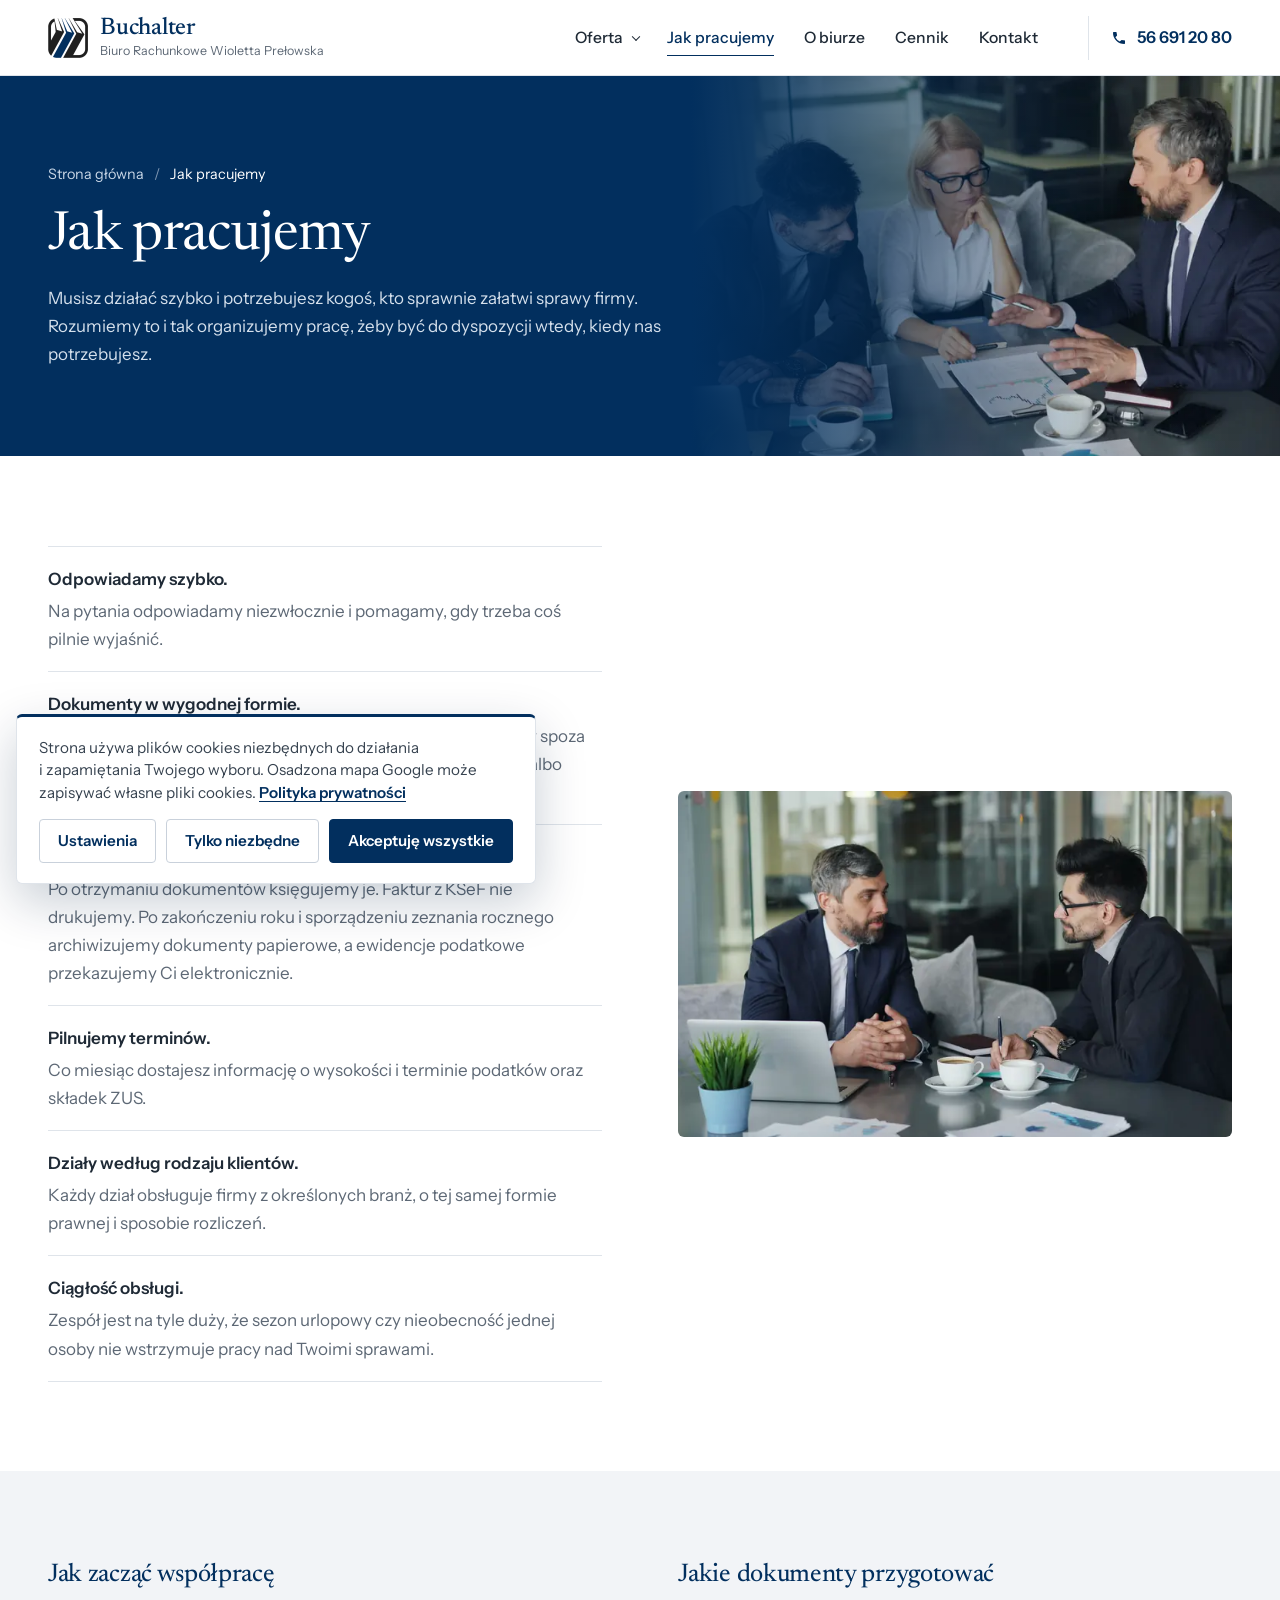
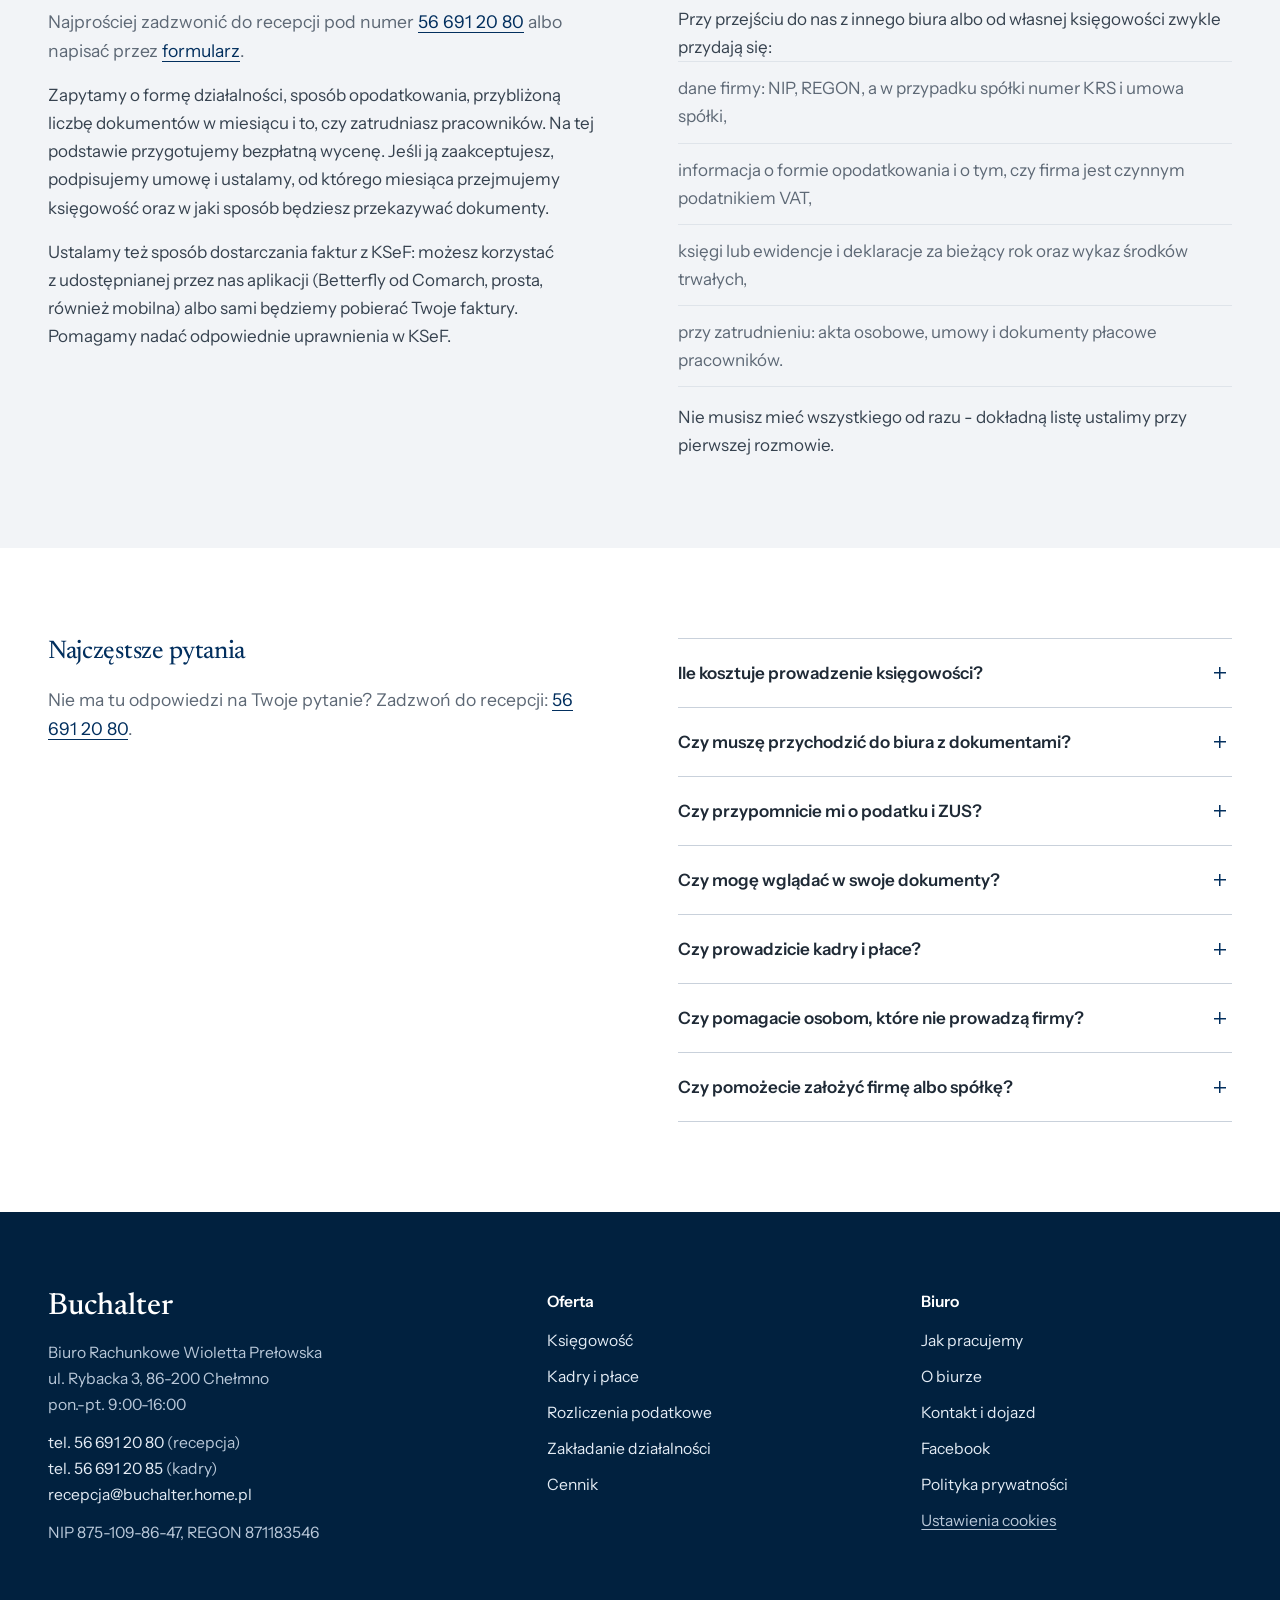
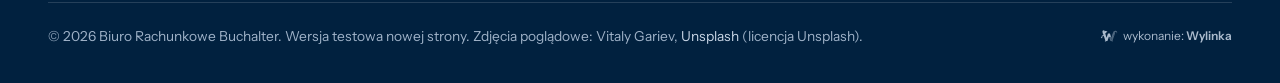
<file: jak-pracujemy/index.html>
<!doctype html>
<html lang="pl">
<head>
<meta charset="utf-8">
<meta name="viewport" content="width=device-width, initial-scale=1, viewport-fit=cover">
<meta name="robots" content="noindex, nofollow">
<title>Jak pracujemy i jak zacząć współpracę | Buchalter Chełmno</title>
<meta name="description" content="Jak pracuje Biuro Rachunkowe Buchalter w Chełmnie: faktury z KSeF, pozostałe dokumenty elektronicznie lub w recepcji, terminy podatków i ZUS. Jak zacząć współpracę.">
<link rel="canonical" href="https://buchalter.cloud/jak-pracujemy/">
<meta name="theme-color" content="#022f5e">
<meta property="og:type" content="website">
<meta property="og:locale" content="pl_PL">
<meta property="og:site_name" content="Biuro Rachunkowe Buchalter">
<meta property="og:title" content="Jak pracujemy i jak zacząć współpracę | Buchalter Chełmno">
<meta property="og:description" content="Jak pracuje Biuro Rachunkowe Buchalter w Chełmnie: faktury z KSeF, pozostałe dokumenty elektronicznie lub w recepcji, terminy podatków i ZUS. Jak zacząć współpracę.">
<meta property="og:url" content="https://buchalter.cloud/jak-pracujemy/">
<meta property="og:image" content="https://buchalter.cloud/assets/img/og-buchalter.jpg">
<meta name="geo.region" content="PL-KP">
<meta name="geo.placename" content="Chełmno">
<link rel="icon" href="../assets/img/favicon.png">
<link rel="preload" as="font" type="font/woff2" href="../assets/fonts/newsreader-n-latin.woff2" crossorigin>
<link rel="preload" as="font" type="font/woff2" href="../assets/fonts/instrumentsans-latin.woff2" crossorigin>
<link rel="stylesheet" href="../assets/css/style.css?v=4">

<script type="application/ld+json">{"@context":"https://schema.org","@type":"BreadcrumbList","itemListElement":[{"@type":"ListItem","position":1,"name":"Strona główna","item":"https://buchalter.cloud/"},{"@type":"ListItem","position":2,"name":"Jak pracujemy","item":"https://buchalter.cloud/jak-pracujemy/"}]}</script>
<script type="application/ld+json">{"@context":"https://schema.org","@type":"FAQPage","mainEntity":[{"@type":"Question","name":"Ile kosztuje prowadzenie księgowości?","acceptedAnswer":{"@type":"Answer","text":"Ceny zaczynają się od: księga przychodów i rozchodów 200 zł netto, ryczałt 180 zł netto, księgi handlowe 800 zł netto, kadry i płace 60 zł netto. Dokładna kwota zależy od formy działalności i opodatkowania, liczby dokumentów w miesiącu i liczby pracowników. Wycena jest bezpłatna - wystarczy telefon do recepcji albo wiadomość przez formularz."}},{"@type":"Question","name":"Czy muszę przychodzić do biura z dokumentami?","acceptedAnswer":{"@type":"Answer","text":"Nie. Zdecydowana większość faktur trafia do nas z KSeF. Pozostałe dokumenty, np. faktury zagraniczne, możesz przesyłać elektronicznie albo zostawić w recepcji przy ul. Rybackiej 3."}},{"@type":"Question","name":"Czy przypomnicie mi o podatku i ZUS?","acceptedAnswer":{"@type":"Answer","text":"Tak. Co miesiąc dostajesz informację o wysokości i terminie zapłaty podatków oraz składek ZUS."}},{"@type":"Question","name":"Czy mogę wglądać w swoje dokumenty?","acceptedAnswer":{"@type":"Answer","text":"Tak. Faktury z KSeF masz zawsze w KSeF. Dokumenty papierowe archiwizujemy po zakończeniu roku i sporządzeniu zeznania rocznego, a ewidencje podatkowe przekazujemy Ci elektronicznie."}},{"@type":"Question","name":"Czy prowadzicie kadry i płace?","acceptedAnswer":{"@type":"Answer","text":"Tak, mamy osobny dział kadr: tel. 56 691 20 85, kadry@buchalter.home.pl. Przygotowujemy umowy, listy płac, rozliczenia ZUS i deklaracje PIT-11."}},{"@type":"Question","name":"Czy pomagacie osobom, które nie prowadzą firmy?","acceptedAnswer":{"@type":"Answer","text":"Tak. Rozliczamy podatki osób nieprowadzących działalności gospodarczej i prowadzimy ewidencje podatkowe osób prywatnych i rolników, np. najem prywatny i rozliczanie VAT dla rolników."}},{"@type":"Question","name":"Czy pomożecie założyć firmę albo spółkę?","acceptedAnswer":{"@type":"Answer","text":"Tak. Pomagamy wybrać formę działalności i załatwiamy formalności, także rejestrację spółki w KRS. Przy wyborze formy opodatkowania współpracujemy z kancelarią prawno-podatkową (radcy prawni, doradcy podatkowi)."}}]}</script>
</head>
<body class="pod">
<a class="skip" href="#tresc">Przejdź do treści</a>
<header class="top">
  <div class="wrap top-in">
    <a class="marka" href="../" aria-label="Buchalter - strona główna">
      <img src="../assets/img/logo.png" alt="" width="40" height="40">
      <span><b>Buchalter</b><small>Biuro Rachunkowe Wioletta Prełowska</small></span>
    </a>
    <nav class="menu" id="menu" aria-label="Menu główne"><div class="menu-grupa"><a href="../oferta/">Oferta</a><div class="podmenu"><a href="../oferta/ksiegowosc/">Księgowość</a><a href="../oferta/kadry-i-place/">Kadry i&nbsp;płace</a><a href="../oferta/podatki/">Rozliczenia podatkowe</a><a href="../oferta/zakladanie-dzialalnosci/">Zakładanie działalności</a></div></div><a href="../jak-pracujemy/" aria-current="page">Jak pracujemy</a><a href="../o-biurze/">O&nbsp;biurze</a><a href="../cennik/">Cennik</a><a href="../kontakt/">Kontakt</a><a class="menu-wycena" href="../kontakt/#formularz">Bezpłatna wycena</a></nav>
    <a class="tel-top" href="tel:+48566912080" aria-label="Zadzwoń do biura: 56 691 20 80"><svg viewBox="0 0 24 24" aria-hidden="true"><path d="M6.6 10.8a15.1 15.1 0 0 0 6.6 6.6l2.2-2.2a1 1 0 0 1 1-.25 11.4 11.4 0 0 0 3.6.57 1 1 0 0 1 1 1V20a1 1 0 0 1-1 1A17 17 0 0 1 3 4a1 1 0 0 1 1-1h3.5a1 1 0 0 1 1 1c0 1.25.2 2.45.57 3.57a1 1 0 0 1-.25 1z"/></svg><span>56 691 20 80</span></a>
    <button class="burger" id="burger" type="button" aria-label="Otwórz menu" aria-expanded="false" aria-controls="menu"><span></span><span></span><span></span></button>
  </div>
</header>
<main id="tresc">
<section class="glowa-strony z-foto">
  <figure class="glowa-foto"><img src="../assets/img/zespol-1400.webp" srcset="../assets/img/zespol-800.webp 800w, ../assets/img/zespol-1400.webp 1400w" sizes="50vw" alt="" width="1400" height="788" fetchpriority="high"></figure>
  <div class="wrap">
    <nav class="okruszki" aria-label="Jesteś tutaj"><ol><li><a href="../">Strona główna</a></li><li><a href="../jak-pracujemy/" aria-current="page">Jak pracujemy</a></li></ol></nav>
    <h1>Jak pracujemy</h1>
    <p class="lead">Musisz działać szybko i&nbsp;potrzebujesz kogoś, kto sprawnie załatwi sprawy firmy. Rozumiemy to i&nbsp;tak organizujemy pracę, żeby być do dyspozycji wtedy, kiedy nas potrzebujesz.</p>
  </div>
</section>
<section>
  <div class="wrap dwie">
    <div>
      <ul class="punkty">
        <li><b>Odpowiadamy szybko.</b> Na pytania odpowiadamy niezwłocznie i&nbsp;pomagamy, gdy trzeba coś pilnie wyjaśnić.</li>
        <li><b>Dokumenty w&nbsp;wygodnej formie.</b> Zdecydowana większość faktur trafia do nas z&nbsp;KSeF. Dokumenty spoza KSeF, np. faktury zagraniczne, możesz przesyłać elektronicznie albo zostawić w&nbsp;recepcji przy ul. Rybackiej 3.</li>
        <li><b>Księgujemy i&nbsp;archiwizujemy.</b> Po otrzymaniu dokumentów księgujemy je. Faktur z&nbsp;KSeF nie drukujemy. Po zakończeniu roku i&nbsp;sporządzeniu zeznania rocznego archiwizujemy dokumenty papierowe, a&nbsp;ewidencje podatkowe przekazujemy Ci elektronicznie.</li>
        <li><b>Pilnujemy terminów.</b> Co miesiąc dostajesz informację o&nbsp;wysokości i&nbsp;terminie podatków oraz składek ZUS.</li>
        <li><b>Działy według rodzaju klientów.</b> Każdy dział obsługuje firmy z&nbsp;określonych branż, o&nbsp;tej samej formie prawnej i&nbsp;sposobie rozliczeń.</li>
        <li><b>Ciągłość obsługi.</b> Zespół jest na tyle duży, że sezon urlopowy czy nieobecność jednej osoby nie wstrzymuje pracy nad Twoimi sprawami.</li>
      </ul>
    </div>
    <figure class="foto"><img src="../assets/img/spotkanie-1400.webp" srcset="../assets/img/spotkanie-800.webp 800w, ../assets/img/spotkanie-1400.webp 1400w" sizes="(max-width: 960px) 100vw, 600px" alt="Rozmowa księgowego z klientem przy stole w biurze" width="1400" height="788" loading="lazy"></figure>
  </div>
</section>

<section class="szare" id="jak-zaczac">
  <div class="wrap dwie dwie-gora">
    <div>
      <h2>Jak zacząć współpracę</h2>
      <p class="lead2">Najprościej zadzwonić do recepcji pod numer <a href="tel:+48566912080">56 691 20 80</a> albo napisać przez <a href="../kontakt/#formularz">formularz</a>.</p>
      <p class="odst">Zapytamy o&nbsp;formę działalności, sposób opodatkowania, przybliżoną liczbę dokumentów w&nbsp;miesiącu i&nbsp;to, czy zatrudniasz pracowników. Na tej podstawie przygotujemy bezpłatną wycenę. Jeśli ją zaakceptujesz, podpisujemy umowę i&nbsp;ustalamy, od którego miesiąca przejmujemy księgowość oraz w&nbsp;jaki sposób będziesz przekazywać dokumenty.</p>
      <p class="odst">Ustalamy też sposób dostarczania faktur z&nbsp;KSeF: możesz korzystać z&nbsp;udostępnianej przez nas aplikacji (Betterfly od Comarch, prosta, również mobilna) albo sami będziemy pobierać Twoje faktury. Pomagamy nadać odpowiednie uprawnienia w&nbsp;KSeF.</p>
    </div>
    <div>
      <h2>Jakie dokumenty przygotować</h2>
      <p class="odst">Przy przejściu do nas z&nbsp;innego biura albo od własnej księgowości zwykle przydają się:</p>
      <ul class="punkty punkty-dok">
        <li>dane firmy: NIP, REGON, a&nbsp;w&nbsp;przypadku spółki numer KRS i&nbsp;umowa spółki,</li>
        <li>informacja o&nbsp;formie opodatkowania i&nbsp;o&nbsp;tym, czy firma jest czynnym podatnikiem VAT,</li>
        <li>księgi lub ewidencje i&nbsp;deklaracje za bieżący rok oraz wykaz środków trwałych,</li>
        <li>przy zatrudnieniu: akta osobowe, umowy i&nbsp;dokumenty płacowe pracowników.</li>
      </ul>
      <p class="odst">Nie musisz mieć wszystkiego od razu - dokładną listę ustalimy przy pierwszej rozmowie.</p>
    </div>
  </div>
</section>

<section id="pytania">
  <div class="wrap dwie dwie-gora">
    <div>
      <h2>Najczęstsze pytania</h2>
      <p class="lead2">Nie ma tu odpowiedzi na Twoje pytanie? Zadzwoń do recepcji: <a href="tel:+48566912080">56 691 20 80</a>.</p>
    </div>
    <div class="faq"><details><summary>Ile kosztuje prowadzenie księgowości?</summary><p>Ceny zaczynają się od: księga przychodów i&nbsp;rozchodów 200 zł netto, ryczałt 180 zł netto, księgi handlowe 800 zł netto, kadry i&nbsp;płace 60 zł netto. Dokładna kwota zależy od formy działalności i&nbsp;opodatkowania, liczby dokumentów w&nbsp;miesiącu i&nbsp;liczby pracowników. Wycena jest bezpłatna - wystarczy telefon do recepcji albo wiadomość przez formularz.</p></details><details><summary>Czy muszę przychodzić do biura z&nbsp;dokumentami?</summary><p>Nie. Zdecydowana większość faktur trafia do nas z&nbsp;KSeF. Pozostałe dokumenty, np. faktury zagraniczne, możesz przesyłać elektronicznie albo zostawić w&nbsp;recepcji przy ul. Rybackiej 3.</p></details><details><summary>Czy przypomnicie mi o&nbsp;podatku i&nbsp;ZUS?</summary><p>Tak. Co miesiąc dostajesz informację o&nbsp;wysokości i&nbsp;terminie zapłaty podatków oraz składek ZUS.</p></details><details><summary>Czy mogę wglądać w&nbsp;swoje dokumenty?</summary><p>Tak. Faktury z&nbsp;KSeF masz zawsze w&nbsp;KSeF. Dokumenty papierowe archiwizujemy po zakończeniu roku i&nbsp;sporządzeniu zeznania rocznego, a&nbsp;ewidencje podatkowe przekazujemy Ci elektronicznie.</p></details><details><summary>Czy prowadzicie kadry i&nbsp;płace?</summary><p>Tak, mamy osobny dział kadr: tel. 56 691 20 85, kadry@buchalter.home.pl. Przygotowujemy umowy, listy płac, rozliczenia ZUS i&nbsp;deklaracje PIT-11.</p></details><details><summary>Czy pomagacie osobom, które nie prowadzą firmy?</summary><p>Tak. Rozliczamy podatki osób nieprowadzących działalności gospodarczej i&nbsp;prowadzimy ewidencje podatkowe osób prywatnych i&nbsp;rolników, np. najem prywatny i&nbsp;rozliczanie VAT dla rolników.</p></details><details><summary>Czy pomożecie założyć firmę albo spółkę?</summary><p>Tak. Pomagamy wybrać formę działalności i&nbsp;załatwiamy formalności, także rejestrację spółki w&nbsp;KRS. Przy wyborze formy opodatkowania współpracujemy z&nbsp;kancelarią prawno-podatkową (radcy prawni, doradcy podatkowi).</p></details></div>
  </div>
</section>
</main>
<footer class="stopka">
  <div class="wrap stopka-in">
    <div>
      <b class="firma">Buchalter</b>
      <p>Biuro Rachunkowe Wioletta Prełowska<br>ul. Rybacka 3, 86-200 Chełmno<br>pon.-pt. 9:00-16:00</p>
      <p><a href="tel:+48566912080">tel. 56 691 20 80</a> (recepcja)<br><a href="tel:+48566912085">tel. 56 691 20 85</a> (kadry)<br><a href="mailto:recepcja@buchalter.home.pl">recepcja@buchalter.home.pl</a></p>
      <p>NIP 875-109-86-47, REGON 871183546</p>
    </div>
    <div>
      <h2>Oferta</h2>
      <ul><li><a href="../oferta/ksiegowosc/">Księgowość</a></li><li><a href="../oferta/kadry-i-place/">Kadry i&nbsp;płace</a></li><li><a href="../oferta/podatki/">Rozliczenia podatkowe</a></li><li><a href="../oferta/zakladanie-dzialalnosci/">Zakładanie działalności</a></li><li><a href="../cennik/">Cennik</a></li></ul>
    </div>
    <div>
      <h2>Biuro</h2>
      <ul><li><a href="../jak-pracujemy/">Jak pracujemy</a></li><li><a href="../o-biurze/">O&nbsp;biurze</a></li><li><a href="../kontakt/">Kontakt i&nbsp;dojazd</a></li><li><a href="https://www.facebook.com/profile.php?id=100063471177071" rel="noopener" target="_blank">Facebook</a></li><li><a href="../polityka-prywatnosci/">Polityka prywatności</a></li><li><button type="button" class="st-ck" data-ck-otworz>Ustawienia cookies</button></li></ul>
    </div>
  </div>
  <div class="wrap stopka-dol">
    <span>&copy; 2026 Biuro Rachunkowe Buchalter. Wersja testowa nowej strony. Zdjęcia poglądowe: Vitaly Gariev, <a href="https://unsplash.com/photos/M5k978V3qBc" rel="noopener" target="_blank">Unsplash</a> (licencja Unsplash).</span>
    <a class="wylinka-badge" href="https://wylinka.pl/?utm_source=buchalter.cloud&amp;utm_medium=stopka&amp;utm_campaign=wykonanie" rel="noopener" title="Strona wykonana przez Wylinka"><svg viewBox="0 0 64 64" aria-hidden="true" focusable="false" fill="currentColor"><path d="M9.8 22.8l-1.2-7.9 2.2-3.7 15.5 4.6-.5 1.5-7.2 5.5 4.7 15.6 5-15.6 7 0 4.1 12.7-4.2-.9-2.6 1.8-.8-2.2-5.3 15.6-4.3 0 .4 .2-2.1 2.8-1.3-1.1 1.1-1.4-3.1 .2-.1-1.7 2.2-.1-5.7-16.5-4.8 .6-.8 3.1 0 .5-.3 .5 .8 2.2-1.6 .5-.4-1.3-.8 1.6-1.5-.8 .8-1.6-1.4 .6-.6-1.6 2.3-.8 .2-.4 1.3-4.8 5.9-.8-2.4-6.9zM15.2 13.7l-.1-.4-.4 .8-.1 .8 .1 1 .1 .4 .3 .7 .3-.9 .1-.7 0-.8z"/><path class="wy-pod" d="M37.1 49.8l-4.5-13.3 2.6-1.8 4.2 .9 .9 2.8 3-9.7 0-.5 .1-.8 3.2-8.4 .5-1 .6-1 .9-1.1 1.3-1 1.1-.7 1.4-.5 1.4-.3 .7 0 .9 0 1.2 .3 1.4 .6 .8 .5 .7 .7 .6 .7 .5 .9 .3 .9 .1 .9 0 .8-.2 .9-.5 .9-.5 .6-.7 .5-.7 .3-.1-.1 0-.1 .5-.5 .3-.7 .2-.5 0-.6-.1-.6-.3-.7-.4-.5-.4-.4-.5-.3-.6-.3-.7 0-.7 .1-.6 .1-.5 .4-.5 .5-.3 .5-.2 .7-.1 1.5-1.4 5.1-.8 3.3-.3 .7-.5 .7-6 17.5 1.9 .1-.1 1.7-3.1-.2 1.1 1.4-1.3 1.1-2.1-2.8 .4-.2z"/><path class="wy-old" d="M40.8 50l.4-.2-4.1 0-4.2-12.5 2.5-1.7 4.3 .9 .6 1.9 .6-1.6 0-.3 2.4-7.8 0-.5 .1-.8 3.2-8.4 .4-.8 .6-.9 .9-1.2 .9-.9 1.3-.8 1.4-.6 1.2-.3 1.4-.1 1.3 .1 .6 .2 .8 .3 1.1 .6 .9 .7 .7 .9 .5 .9 .3 .9 .1 1.1-.1 .9-.3 .9-.4 .7-.6 .7-.6 .4-.6 .2-.1-.1 0-.1 .5-.5 .3-.7 .2-.5 0-.5-.1-.6-.2-.6-.3-.5-.4-.5-.5-.3-.6-.3-.7-.1-.6 0-.6 .1-.6 .3-.6 .5-.3 .4-.2 .5-.1 .5-.1 1.5-1.4 5.1-.8 3.3-.3 .7-.5 .7-6 17.5 1.9 .1-.1 1.7-3.1-.2 1.1 1.4-1.3 1.1zM49.6 17.1l.6 1.7-1.5 1.9 .4 .4 1.8-2.1-.7-2.1zM48.1 28.3l.5 1.8-1.7 1.8 .4 .4 1.9-2-.6-2.2zM37.9 41.7l1.7-1.5-.4-.4-1.7 1.4zM42.6 38.7l-1.5 2.8 1.1 2-1.3 2.6 .5 .2 1.5-2.8-1.1-2 1.4-2.5z"/></svg><span>wykonanie: <b>Wylinka</b></span></a>
  </div>
</footer>
<div class="mob" id="mob" aria-hidden="true">
  <a class="mob-tel" href="tel:+48566912080" tabindex="-1">Zadzwoń</a>
  <a class="mob-cta" href="../kontakt/#formularz" tabindex="-1">Bezpłatna wycena</a>
</div>
<div class="ck" id="ck" hidden role="dialog" aria-label="Ustawienia plików cookies">
  <p class="ck-t">Strona używa plików cookies niezbędnych do działania i&nbsp;zapamiętania Twojego wyboru. Osadzona mapa Google może zapisywać własne pliki cookies. <a href="../polityka-prywatnosci/#cookies">Polityka prywatności</a></p>
  <div class="ck-ust" hidden>
    <label><input type="checkbox" checked disabled> <span><b>Niezbędne</b> - zapamiętanie wyboru, zawsze włączone</span></label>
    <label><input type="checkbox" data-ck-kat="mapy" checked> <span><b>Mapy Google</b> - mapa dojazdu do biura</span></label>
  </div>
  <div class="ck-btn"><button type="button" class="ck-b ck-ustaw" data-ck="ustawienia">Ustawienia</button><button type="button" class="ck-b" data-ck="niezbedne">Tylko niezbędne</button><button type="button" class="ck-b ck-ok" data-ck="wszystkie">Akceptuję wszystkie</button></div>
</div>
<script src="../assets/js/site.js?v=5" defer></script>
<script src="../assets/js/ck.js?v=5" defer></script>
</body>
</html>
</file>
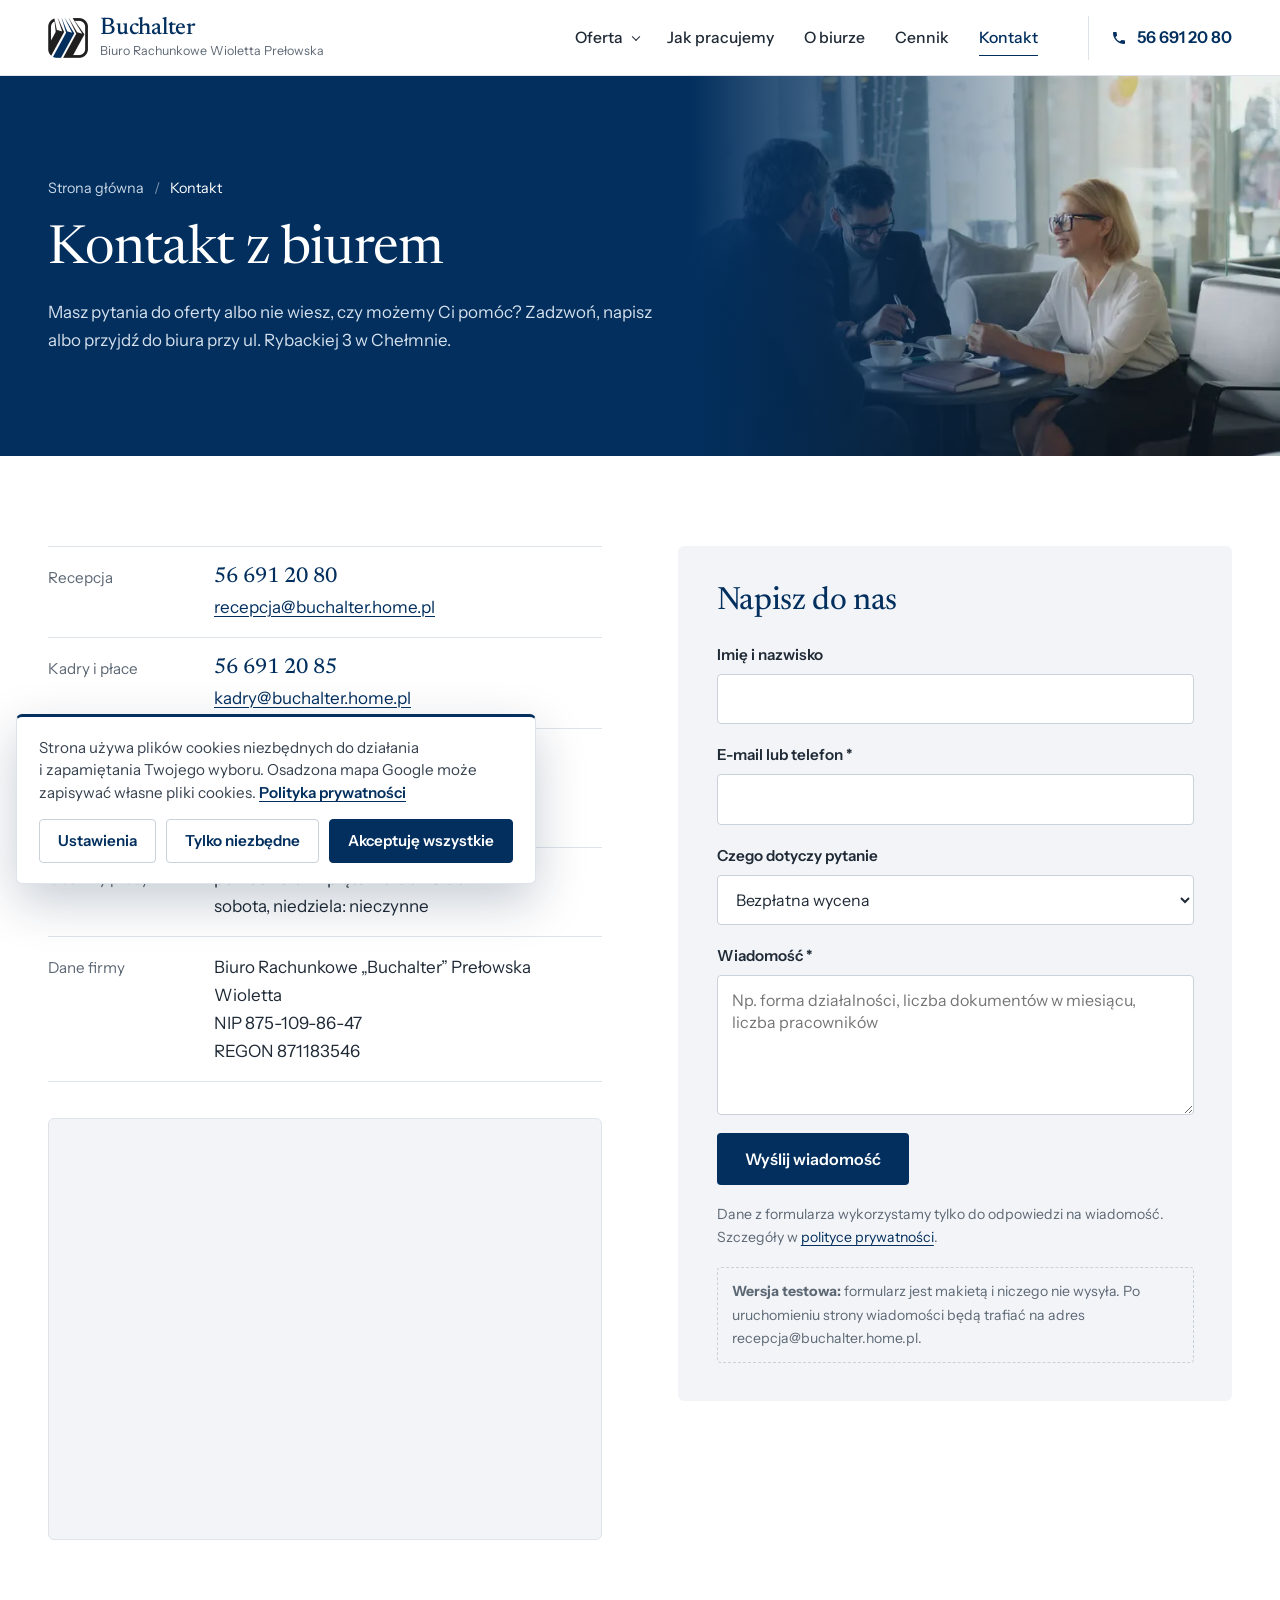
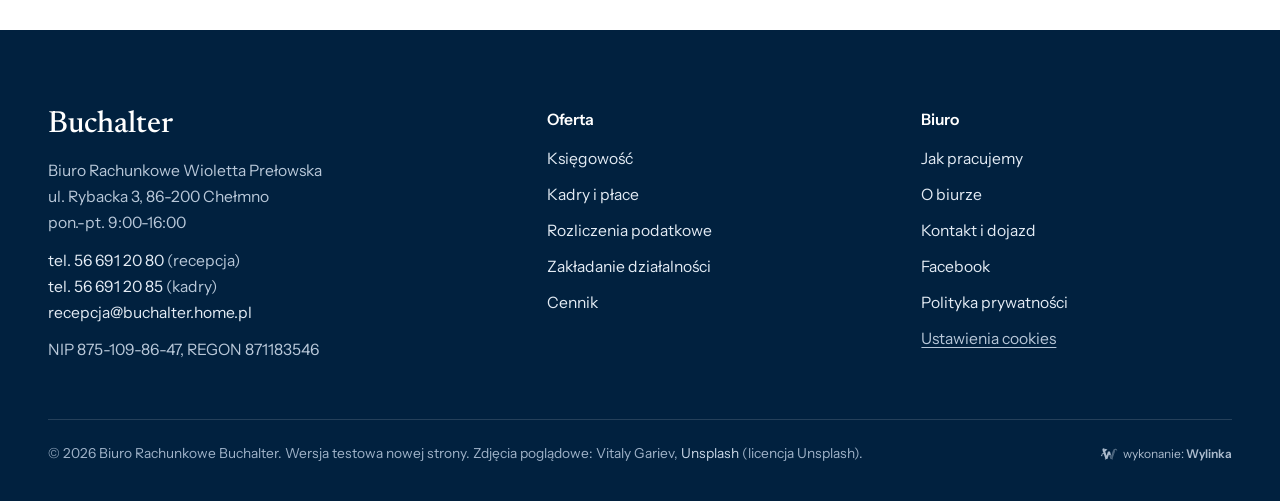
<file: kontakt/index.html>
<!doctype html>
<html lang="pl">
<head>
<meta charset="utf-8">
<meta name="viewport" content="width=device-width, initial-scale=1, viewport-fit=cover">
<meta name="robots" content="noindex, nofollow">
<title>Kontakt - biuro rachunkowe Chełmno, ul. Rybacka 3 | Buchalter</title>
<meta name="description" content="Biuro Rachunkowe Buchalter, ul. Rybacka 3, 86-200 Chełmno. Recepcja: tel. 56 691 20 80, recepcja@buchalter.home.pl. Kadry: tel. 56 691 20 85. Formularz i dojazd.">
<link rel="canonical" href="https://buchalter.cloud/kontakt/">
<meta name="theme-color" content="#022f5e">
<meta property="og:type" content="website">
<meta property="og:locale" content="pl_PL">
<meta property="og:site_name" content="Biuro Rachunkowe Buchalter">
<meta property="og:title" content="Kontakt - biuro rachunkowe Chełmno, ul. Rybacka 3 | Buchalter">
<meta property="og:description" content="Biuro Rachunkowe Buchalter, ul. Rybacka 3, 86-200 Chełmno. Recepcja: tel. 56 691 20 80, recepcja@buchalter.home.pl. Kadry: tel. 56 691 20 85. Formularz i dojazd.">
<meta property="og:url" content="https://buchalter.cloud/kontakt/">
<meta property="og:image" content="https://buchalter.cloud/assets/img/og-buchalter.jpg">
<meta name="geo.region" content="PL-KP">
<meta name="geo.placename" content="Chełmno">
<link rel="icon" href="../assets/img/favicon.png">
<link rel="preload" as="font" type="font/woff2" href="../assets/fonts/newsreader-n-latin.woff2" crossorigin>
<link rel="preload" as="font" type="font/woff2" href="../assets/fonts/instrumentsans-latin.woff2" crossorigin>
<link rel="stylesheet" href="../assets/css/style.css?v=4">

<script type="application/ld+json">{"@context":"https://schema.org","@type":"AccountingService","@id":"https://buchalter.cloud/#biuro","name":"Biuro Rachunkowe Buchalter Wioletta Prełowska","legalName":"BIURO RACHUNKOWE \"BUCHALTER\" PREŁOWSKA WIOLETTA","alternateName":"Buchalter","url":"https://buchalter.cloud/","logo":"https://buchalter.cloud/assets/img/logo.png","image":"https://buchalter.cloud/assets/img/og-buchalter.jpg","telephone":"+48 56 691 20 80","email":"recepcja@buchalter.home.pl","taxID":"8751098647","identifier":[{"@type":"PropertyValue","propertyID":"REGON","value":"871183546"}],"foundingDate":"1999","founder":{"@type":"Person","name":"Wioletta Prełowska"},"address":{"@type":"PostalAddress","streetAddress":"ul. Rybacka 3 lok. 1","postalCode":"86-200","addressLocality":"Chełmno","addressRegion":"kujawsko-pomorskie","addressCountry":"PL"},"areaServed":[{"@type":"City","name":"Chełmno"},{"@type":"AdministrativeArea","name":"powiat chełmiński"}],"contactPoint":[{"@type":"ContactPoint","contactType":"customer service","name":"Recepcja","telephone":"+48 56 691 20 80","email":"recepcja@buchalter.home.pl","availableLanguage":"pl"},{"@type":"ContactPoint","contactType":"kadry i płace","telephone":"+48 56 691 20 85","email":"kadry@buchalter.home.pl","availableLanguage":"pl"}],"knowsAbout":["KSeF","ewidencja VAT","JPK_VAT","księgowość","księga przychodów i rozchodów","ryczałt ewidencjonowany","pełna księgowość","kadry i płace","rozliczenia podatkowe","zakładanie działalności gospodarczej"],"openingHoursSpecification":[{"@type":"OpeningHoursSpecification","dayOfWeek":["Monday","Tuesday","Wednesday","Thursday","Friday"],"opens":"09:00","closes":"16:00"}],"sameAs":["https://www.facebook.com/profile.php?id=100063471177071"]}</script>
<script type="application/ld+json">{"@context":"https://schema.org","@type":"BreadcrumbList","itemListElement":[{"@type":"ListItem","position":1,"name":"Strona główna","item":"https://buchalter.cloud/"},{"@type":"ListItem","position":2,"name":"Kontakt","item":"https://buchalter.cloud/kontakt/"}]}</script>
</head>
<body class="pod">
<a class="skip" href="#tresc">Przejdź do treści</a>
<header class="top">
  <div class="wrap top-in">
    <a class="marka" href="../" aria-label="Buchalter - strona główna">
      <img src="../assets/img/logo.png" alt="" width="40" height="40">
      <span><b>Buchalter</b><small>Biuro Rachunkowe Wioletta Prełowska</small></span>
    </a>
    <nav class="menu" id="menu" aria-label="Menu główne"><div class="menu-grupa"><a href="../oferta/">Oferta</a><div class="podmenu"><a href="../oferta/ksiegowosc/">Księgowość</a><a href="../oferta/kadry-i-place/">Kadry i&nbsp;płace</a><a href="../oferta/podatki/">Rozliczenia podatkowe</a><a href="../oferta/zakladanie-dzialalnosci/">Zakładanie działalności</a></div></div><a href="../jak-pracujemy/">Jak pracujemy</a><a href="../o-biurze/">O&nbsp;biurze</a><a href="../cennik/">Cennik</a><a href="../kontakt/" aria-current="page">Kontakt</a><a class="menu-wycena" href="../kontakt/#formularz">Bezpłatna wycena</a></nav>
    <a class="tel-top" href="tel:+48566912080" aria-label="Zadzwoń do biura: 56 691 20 80"><svg viewBox="0 0 24 24" aria-hidden="true"><path d="M6.6 10.8a15.1 15.1 0 0 0 6.6 6.6l2.2-2.2a1 1 0 0 1 1-.25 11.4 11.4 0 0 0 3.6.57 1 1 0 0 1 1 1V20a1 1 0 0 1-1 1A17 17 0 0 1 3 4a1 1 0 0 1 1-1h3.5a1 1 0 0 1 1 1c0 1.25.2 2.45.57 3.57a1 1 0 0 1-.25 1z"/></svg><span>56 691 20 80</span></a>
    <button class="burger" id="burger" type="button" aria-label="Otwórz menu" aria-expanded="false" aria-controls="menu"><span></span><span></span><span></span></button>
  </div>
</header>
<main id="tresc">
<section class="glowa-strony z-foto">
  <figure class="glowa-foto"><img src="../assets/img/rozmowa-1400.webp" srcset="../assets/img/rozmowa-800.webp 800w, ../assets/img/rozmowa-1400.webp 1400w" sizes="50vw" alt="" width="1400" height="788" fetchpriority="high"></figure>
  <div class="wrap">
    <nav class="okruszki" aria-label="Jesteś tutaj"><ol><li><a href="../">Strona główna</a></li><li><a href="../kontakt/" aria-current="page">Kontakt</a></li></ol></nav>
    <h1>Kontakt z&nbsp;biurem</h1>
    <p class="lead">Masz pytania do oferty albo nie wiesz, czy możemy Ci pomóc? Zadzwoń, napisz albo przyjdź do biura przy ul. Rybackiej 3 w&nbsp;Chełmnie.</p>
  </div>
</section>
<section>
  <div class="wrap kontakt-in">
    <div>
      <dl class="dane">
        <div><dt>Recepcja</dt><dd><a class="nr" href="tel:+48566912080">56 691 20 80</a><a href="mailto:recepcja@buchalter.home.pl">recepcja@buchalter.home.pl</a></dd></div>
        <div><dt>Kadry i&nbsp;płace</dt><dd><a class="nr" href="tel:+48566912085">56 691 20 85</a><a href="mailto:kadry@buchalter.home.pl">kadry@buchalter.home.pl</a></dd></div>
        <div><dt>Adres biura</dt><dd>ul. Rybacka 3 lok. 1<br>86-200 Chełmno<br><a href="https://www.google.com/maps/dir/?api=1&amp;destination=Rybacka+3%2C+86-200+Che%C5%82mno" target="_blank" rel="noopener">Wyznacz trasę w&nbsp;Mapach Google</a></dd></div>
        <div><dt>Godziny pracy</dt><dd>poniedziałek - piątek: 9:00-16:00<br>sobota, niedziela: nieczynne</dd></div>
        <div><dt>Dane firmy</dt><dd>Biuro Rachunkowe „Buchalter” Prełowska Wioletta<br>NIP 875-109-86-47<br>REGON 871183546</dd></div>
      </dl>
      <div class="mapa" id="mapa" data-gmapa>
      <iframe src="https://maps.google.com/maps?q=Rybacka%203%2C%2086-200%20Che%C5%82mno&amp;z=16&amp;output=embed" title="Mapa Google - ul. Rybacka 3, Chełmno" loading="lazy" referrerpolicy="no-referrer-when-downgrade" allowfullscreen></iframe>
      <div class="mapa-zaslona mapa-zast" hidden>
        <svg class="ik" viewBox="0 0 32 32" aria-hidden="true" focusable="false"><path d="M16 28s-8.5-8.2-8.5-14.5a8.5 8.5 0 0 1 17 0C24.5 19.8 16 28 16 28z"/><circle cx="16" cy="13.5" r="3"/></svg>
        <p><b>ul. Rybacka 3, 86-200 Chełmno</b>Mapa Google jest wyłączona w&nbsp;ustawieniach cookies.</p>
        <div class="mapa-akcje"><a class="btn-out" href="https://www.google.com/maps/dir/?api=1&amp;destination=Rybacka+3%2C+86-200+Che%C5%82mno" target="_blank" rel="noopener">Wyznacz trasę</a><button class="link-strz st-ck" type="button" data-ck-otworz>Ustawienia cookies</button></div>
      </div>
    </div>
    </div>
    <form class="formularz" id="formularz" novalidate>
      <h2>Napisz do nas</h2>
      <label>Imię i&nbsp;nazwisko<input name="imie" autocomplete="name"></label>
      <label>E-mail lub telefon *<input name="kontakt" required autocomplete="email" aria-describedby="formWynik"></label>
      <label>Czego dotyczy pytanie<select name="temat"><option>Bezpłatna wycena</option><option>Księgi podatkowe</option><option>Ryczałt</option><option>Księgi handlowe</option><option>Księgowość</option><option>Kadry i&nbsp;płace</option><option>Rozliczenia podatkowe</option><option>Zakładanie działalności</option><option>Inne pytanie</option></select></label>
      <label>Wiadomość *<textarea name="wiadomosc" rows="5" required placeholder="Np. forma działalności, liczba dokumentów w miesiącu, liczba pracowników"></textarea></label>
      <label class="pulapka" aria-hidden="true">Strona www<input name="www" tabindex="-1" autocomplete="off"></label>
      <button class="btn" type="submit">Wyślij wiadomość</button>
      <p class="wynik" id="formWynik" role="status" hidden></p>
      <p class="uwaga">Dane z&nbsp;formularza wykorzystamy tylko do odpowiedzi na wiadomość. Szczegóły w <a href="../polityka-prywatnosci/">polityce prywatności</a>.</p>
      <p class="test-uw"><b>Wersja testowa:</b> formularz jest makietą i&nbsp;niczego nie wysyła. Po uruchomieniu strony wiadomości będą trafiać na adres recepcja@buchalter.home.pl.</p>
    </form>
  </div>
</section>
</main>
<footer class="stopka">
  <div class="wrap stopka-in">
    <div>
      <b class="firma">Buchalter</b>
      <p>Biuro Rachunkowe Wioletta Prełowska<br>ul. Rybacka 3, 86-200 Chełmno<br>pon.-pt. 9:00-16:00</p>
      <p><a href="tel:+48566912080">tel. 56 691 20 80</a> (recepcja)<br><a href="tel:+48566912085">tel. 56 691 20 85</a> (kadry)<br><a href="mailto:recepcja@buchalter.home.pl">recepcja@buchalter.home.pl</a></p>
      <p>NIP 875-109-86-47, REGON 871183546</p>
    </div>
    <div>
      <h2>Oferta</h2>
      <ul><li><a href="../oferta/ksiegowosc/">Księgowość</a></li><li><a href="../oferta/kadry-i-place/">Kadry i&nbsp;płace</a></li><li><a href="../oferta/podatki/">Rozliczenia podatkowe</a></li><li><a href="../oferta/zakladanie-dzialalnosci/">Zakładanie działalności</a></li><li><a href="../cennik/">Cennik</a></li></ul>
    </div>
    <div>
      <h2>Biuro</h2>
      <ul><li><a href="../jak-pracujemy/">Jak pracujemy</a></li><li><a href="../o-biurze/">O&nbsp;biurze</a></li><li><a href="../kontakt/">Kontakt i&nbsp;dojazd</a></li><li><a href="https://www.facebook.com/profile.php?id=100063471177071" rel="noopener" target="_blank">Facebook</a></li><li><a href="../polityka-prywatnosci/">Polityka prywatności</a></li><li><button type="button" class="st-ck" data-ck-otworz>Ustawienia cookies</button></li></ul>
    </div>
  </div>
  <div class="wrap stopka-dol">
    <span>&copy; 2026 Biuro Rachunkowe Buchalter. Wersja testowa nowej strony. Zdjęcia poglądowe: Vitaly Gariev, <a href="https://unsplash.com/photos/M5k978V3qBc" rel="noopener" target="_blank">Unsplash</a> (licencja Unsplash).</span>
    <a class="wylinka-badge" href="https://wylinka.pl/?utm_source=buchalter.cloud&amp;utm_medium=stopka&amp;utm_campaign=wykonanie" rel="noopener" title="Strona wykonana przez Wylinka"><svg viewBox="0 0 64 64" aria-hidden="true" focusable="false" fill="currentColor"><path d="M9.8 22.8l-1.2-7.9 2.2-3.7 15.5 4.6-.5 1.5-7.2 5.5 4.7 15.6 5-15.6 7 0 4.1 12.7-4.2-.9-2.6 1.8-.8-2.2-5.3 15.6-4.3 0 .4 .2-2.1 2.8-1.3-1.1 1.1-1.4-3.1 .2-.1-1.7 2.2-.1-5.7-16.5-4.8 .6-.8 3.1 0 .5-.3 .5 .8 2.2-1.6 .5-.4-1.3-.8 1.6-1.5-.8 .8-1.6-1.4 .6-.6-1.6 2.3-.8 .2-.4 1.3-4.8 5.9-.8-2.4-6.9zM15.2 13.7l-.1-.4-.4 .8-.1 .8 .1 1 .1 .4 .3 .7 .3-.9 .1-.7 0-.8z"/><path class="wy-pod" d="M37.1 49.8l-4.5-13.3 2.6-1.8 4.2 .9 .9 2.8 3-9.7 0-.5 .1-.8 3.2-8.4 .5-1 .6-1 .9-1.1 1.3-1 1.1-.7 1.4-.5 1.4-.3 .7 0 .9 0 1.2 .3 1.4 .6 .8 .5 .7 .7 .6 .7 .5 .9 .3 .9 .1 .9 0 .8-.2 .9-.5 .9-.5 .6-.7 .5-.7 .3-.1-.1 0-.1 .5-.5 .3-.7 .2-.5 0-.6-.1-.6-.3-.7-.4-.5-.4-.4-.5-.3-.6-.3-.7 0-.7 .1-.6 .1-.5 .4-.5 .5-.3 .5-.2 .7-.1 1.5-1.4 5.1-.8 3.3-.3 .7-.5 .7-6 17.5 1.9 .1-.1 1.7-3.1-.2 1.1 1.4-1.3 1.1-2.1-2.8 .4-.2z"/><path class="wy-old" d="M40.8 50l.4-.2-4.1 0-4.2-12.5 2.5-1.7 4.3 .9 .6 1.9 .6-1.6 0-.3 2.4-7.8 0-.5 .1-.8 3.2-8.4 .4-.8 .6-.9 .9-1.2 .9-.9 1.3-.8 1.4-.6 1.2-.3 1.4-.1 1.3 .1 .6 .2 .8 .3 1.1 .6 .9 .7 .7 .9 .5 .9 .3 .9 .1 1.1-.1 .9-.3 .9-.4 .7-.6 .7-.6 .4-.6 .2-.1-.1 0-.1 .5-.5 .3-.7 .2-.5 0-.5-.1-.6-.2-.6-.3-.5-.4-.5-.5-.3-.6-.3-.7-.1-.6 0-.6 .1-.6 .3-.6 .5-.3 .4-.2 .5-.1 .5-.1 1.5-1.4 5.1-.8 3.3-.3 .7-.5 .7-6 17.5 1.9 .1-.1 1.7-3.1-.2 1.1 1.4-1.3 1.1zM49.6 17.1l.6 1.7-1.5 1.9 .4 .4 1.8-2.1-.7-2.1zM48.1 28.3l.5 1.8-1.7 1.8 .4 .4 1.9-2-.6-2.2zM37.9 41.7l1.7-1.5-.4-.4-1.7 1.4zM42.6 38.7l-1.5 2.8 1.1 2-1.3 2.6 .5 .2 1.5-2.8-1.1-2 1.4-2.5z"/></svg><span>wykonanie: <b>Wylinka</b></span></a>
  </div>
</footer>
<div class="mob" id="mob" aria-hidden="true">
  <a class="mob-tel" href="tel:+48566912080" tabindex="-1">Zadzwoń</a>
  <a class="mob-cta" href="../kontakt/#formularz" tabindex="-1">Bezpłatna wycena</a>
</div>
<div class="ck" id="ck" hidden role="dialog" aria-label="Ustawienia plików cookies">
  <p class="ck-t">Strona używa plików cookies niezbędnych do działania i&nbsp;zapamiętania Twojego wyboru. Osadzona mapa Google może zapisywać własne pliki cookies. <a href="../polityka-prywatnosci/#cookies">Polityka prywatności</a></p>
  <div class="ck-ust" hidden>
    <label><input type="checkbox" checked disabled> <span><b>Niezbędne</b> - zapamiętanie wyboru, zawsze włączone</span></label>
    <label><input type="checkbox" data-ck-kat="mapy" checked> <span><b>Mapy Google</b> - mapa dojazdu do biura</span></label>
  </div>
  <div class="ck-btn"><button type="button" class="ck-b ck-ustaw" data-ck="ustawienia">Ustawienia</button><button type="button" class="ck-b" data-ck="niezbedne">Tylko niezbędne</button><button type="button" class="ck-b ck-ok" data-ck="wszystkie">Akceptuję wszystkie</button></div>
</div>
<script src="../assets/js/site.js?v=5" defer></script>
<script src="../assets/js/ck.js?v=5" defer></script>
</body>
</html>
</file>
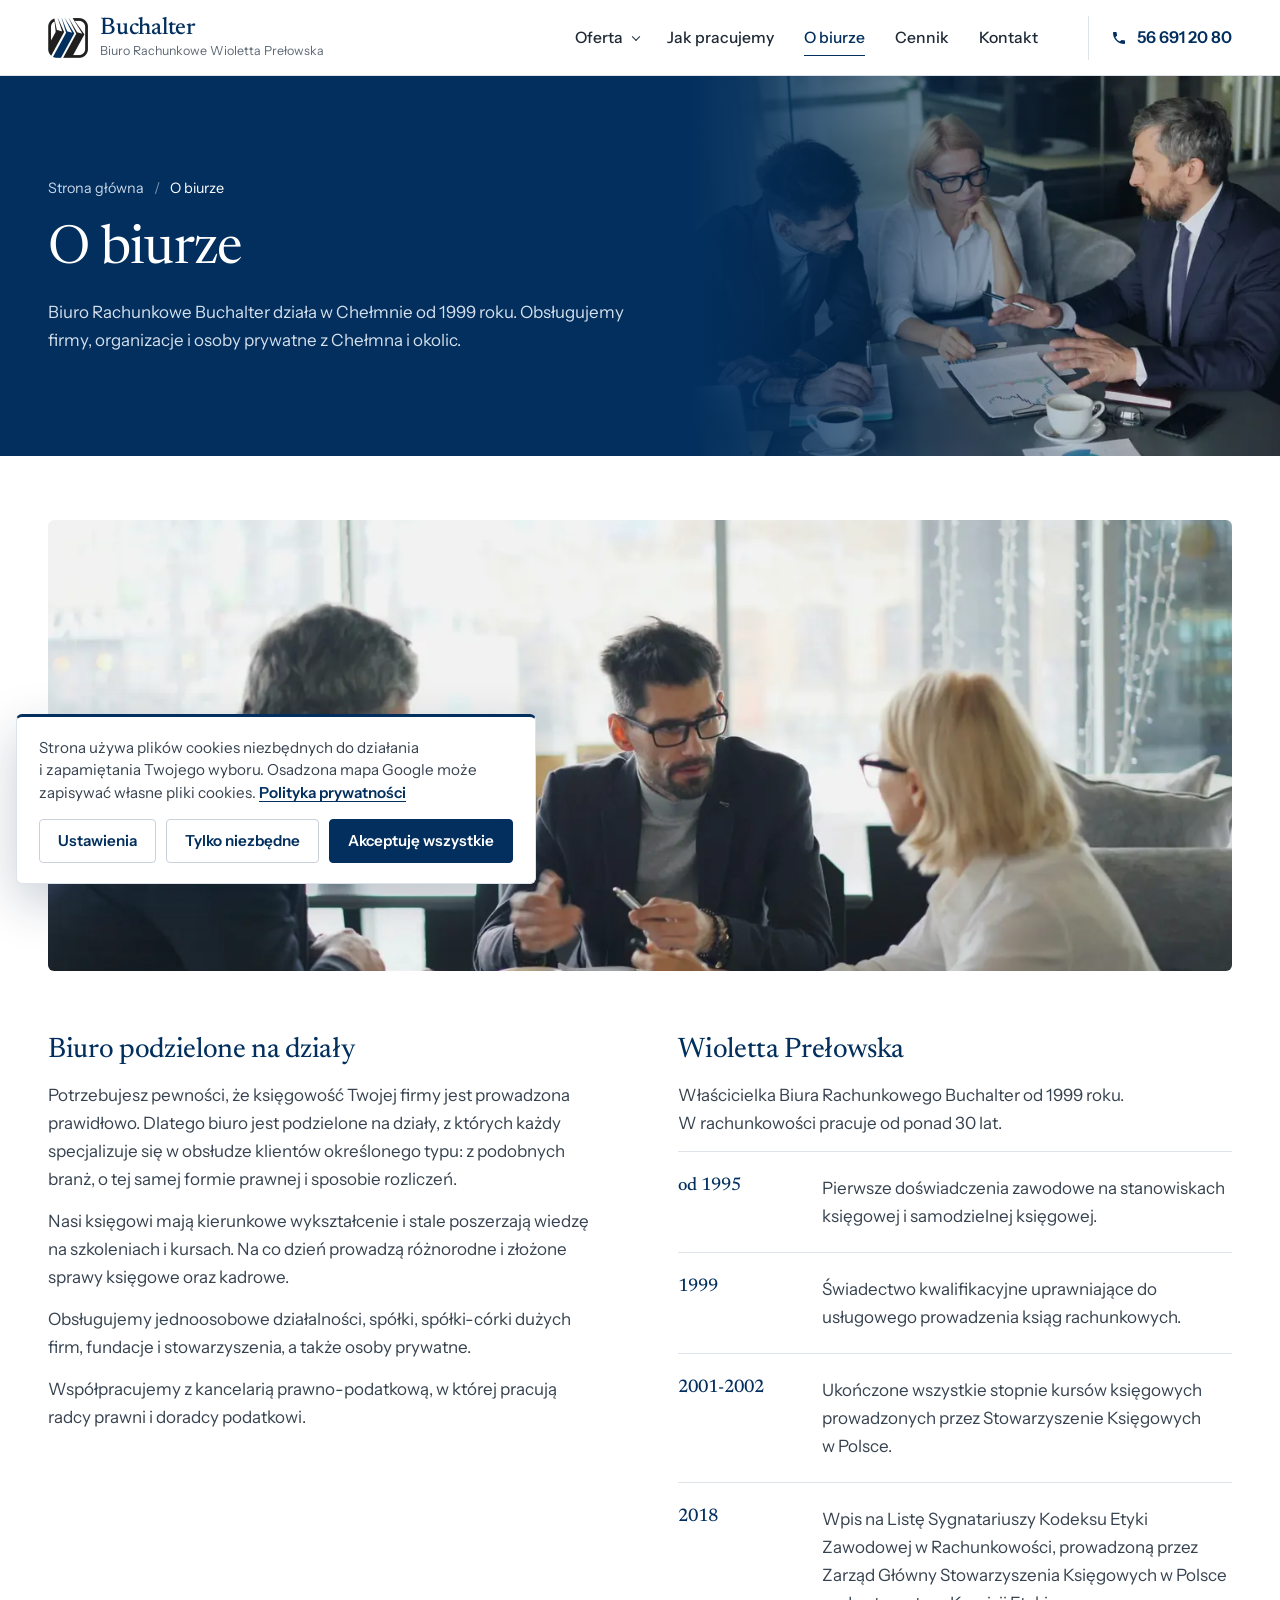
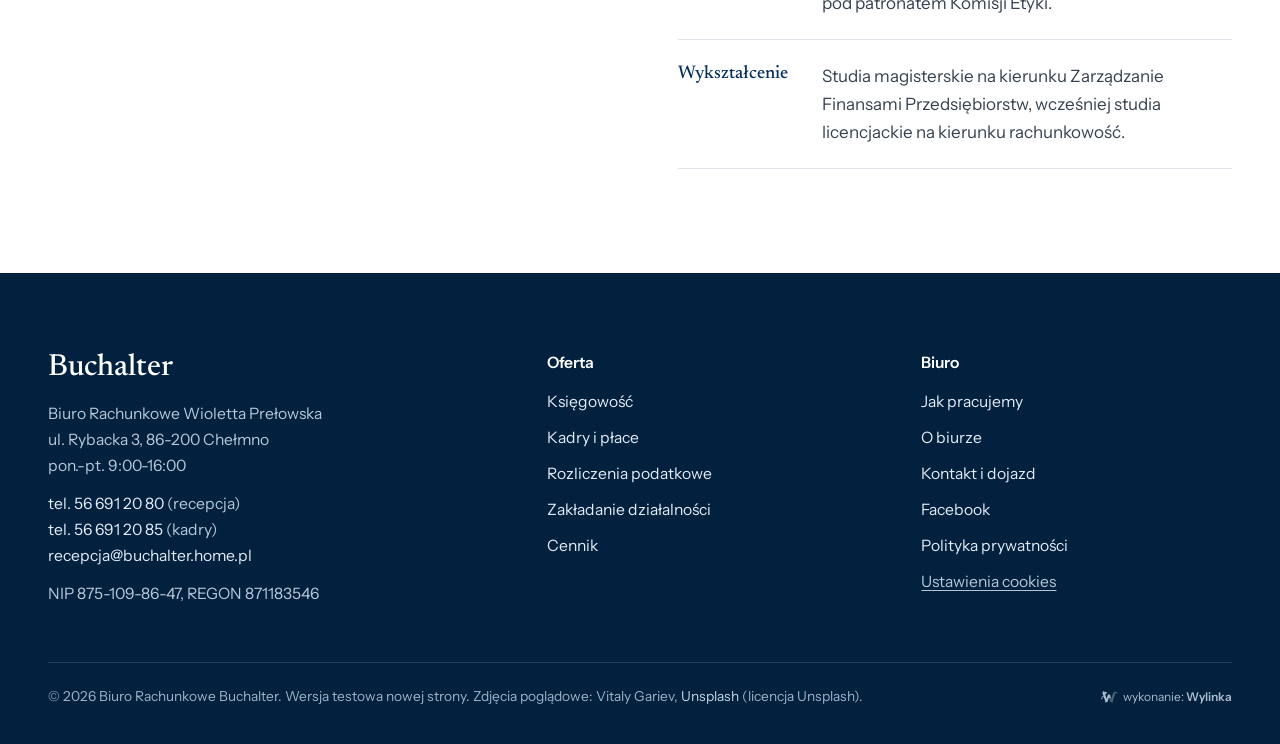
<file: o-biurze/index.html>
<!doctype html>
<html lang="pl">
<head>
<meta charset="utf-8">
<meta name="viewport" content="width=device-width, initial-scale=1, viewport-fit=cover">
<meta name="robots" content="noindex, nofollow">
<title>O biurze - Wioletta Prełowska, biuro rachunkowe od 1999 | Buchalter</title>
<meta name="description" content="Biuro Rachunkowe Buchalter w Chełmnie działa od 1999 roku. Właścicielka Wioletta Prełowska: ponad 30 lat w rachunkowości, sygnatariuszka Kodeksu Etyki.">
<link rel="canonical" href="https://buchalter.cloud/o-biurze/">
<meta name="theme-color" content="#022f5e">
<meta property="og:type" content="website">
<meta property="og:locale" content="pl_PL">
<meta property="og:site_name" content="Biuro Rachunkowe Buchalter">
<meta property="og:title" content="O biurze - Wioletta Prełowska, biuro rachunkowe od 1999 | Buchalter">
<meta property="og:description" content="Biuro Rachunkowe Buchalter w Chełmnie działa od 1999 roku. Właścicielka Wioletta Prełowska: ponad 30 lat w rachunkowości, sygnatariuszka Kodeksu Etyki.">
<meta property="og:url" content="https://buchalter.cloud/o-biurze/">
<meta property="og:image" content="https://buchalter.cloud/assets/img/og-buchalter.jpg">
<meta name="geo.region" content="PL-KP">
<meta name="geo.placename" content="Chełmno">
<link rel="icon" href="../assets/img/favicon.png">
<link rel="preload" as="font" type="font/woff2" href="../assets/fonts/newsreader-n-latin.woff2" crossorigin>
<link rel="preload" as="font" type="font/woff2" href="../assets/fonts/instrumentsans-latin.woff2" crossorigin>
<link rel="stylesheet" href="../assets/css/style.css?v=4">

<script type="application/ld+json">{"@context":"https://schema.org","@type":"BreadcrumbList","itemListElement":[{"@type":"ListItem","position":1,"name":"Strona główna","item":"https://buchalter.cloud/"},{"@type":"ListItem","position":2,"name":"O biurze","item":"https://buchalter.cloud/o-biurze/"}]}</script>
</head>
<body class="pod">
<a class="skip" href="#tresc">Przejdź do treści</a>
<header class="top">
  <div class="wrap top-in">
    <a class="marka" href="../" aria-label="Buchalter - strona główna">
      <img src="../assets/img/logo.png" alt="" width="40" height="40">
      <span><b>Buchalter</b><small>Biuro Rachunkowe Wioletta Prełowska</small></span>
    </a>
    <nav class="menu" id="menu" aria-label="Menu główne"><div class="menu-grupa"><a href="../oferta/">Oferta</a><div class="podmenu"><a href="../oferta/ksiegowosc/">Księgowość</a><a href="../oferta/kadry-i-place/">Kadry i&nbsp;płace</a><a href="../oferta/podatki/">Rozliczenia podatkowe</a><a href="../oferta/zakladanie-dzialalnosci/">Zakładanie działalności</a></div></div><a href="../jak-pracujemy/">Jak pracujemy</a><a href="../o-biurze/" aria-current="page">O&nbsp;biurze</a><a href="../cennik/">Cennik</a><a href="../kontakt/">Kontakt</a><a class="menu-wycena" href="../kontakt/#formularz">Bezpłatna wycena</a></nav>
    <a class="tel-top" href="tel:+48566912080" aria-label="Zadzwoń do biura: 56 691 20 80"><svg viewBox="0 0 24 24" aria-hidden="true"><path d="M6.6 10.8a15.1 15.1 0 0 0 6.6 6.6l2.2-2.2a1 1 0 0 1 1-.25 11.4 11.4 0 0 0 3.6.57 1 1 0 0 1 1 1V20a1 1 0 0 1-1 1A17 17 0 0 1 3 4a1 1 0 0 1 1-1h3.5a1 1 0 0 1 1 1c0 1.25.2 2.45.57 3.57a1 1 0 0 1-.25 1z"/></svg><span>56 691 20 80</span></a>
    <button class="burger" id="burger" type="button" aria-label="Otwórz menu" aria-expanded="false" aria-controls="menu"><span></span><span></span><span></span></button>
  </div>
</header>
<main id="tresc">
<section class="glowa-strony z-foto">
  <figure class="glowa-foto"><img src="../assets/img/zespol-1400.webp" srcset="../assets/img/zespol-800.webp 800w, ../assets/img/zespol-1400.webp 1400w" sizes="50vw" alt="" width="1400" height="788" fetchpriority="high"></figure>
  <div class="wrap">
    <nav class="okruszki" aria-label="Jesteś tutaj"><ol><li><a href="../">Strona główna</a></li><li><a href="../o-biurze/" aria-current="page">O&nbsp;biurze</a></li></ol></nav>
    <h1>O&nbsp;biurze</h1>
    <p class="lead">Biuro Rachunkowe Buchalter działa w&nbsp;Chełmnie od 1999 roku. Obsługujemy firmy, organizacje i&nbsp;osoby prywatne z&nbsp;Chełmna i&nbsp;okolic.</p>
  </div>
</section>
<section class="foto-pas">
  <div class="wrap"><figure class="foto foto-szeroka"><img src="../assets/img/narada-1400.webp" srcset="../assets/img/narada-800.webp 800w, ../assets/img/narada-1400.webp 1400w" sizes="(max-width: 1240px) 100vw, 1200px" alt="Rozmowa z klientami przy stole w biurze" width="1400" height="788" loading="lazy"></figure></div>
</section>
<section>
  <div class="wrap dwie dwie-gora">
    <div class="tresc">
      <h2>Biuro podzielone na działy</h2>
      <p>Potrzebujesz pewności, że księgowość Twojej firmy jest prowadzona prawidłowo. Dlatego biuro jest podzielone na działy, z&nbsp;których każdy specjalizuje się w&nbsp;obsłudze klientów określonego typu: z&nbsp;podobnych branż, o&nbsp;tej samej formie prawnej i&nbsp;sposobie rozliczeń.</p>
      <p>Nasi księgowi mają kierunkowe wykształcenie i&nbsp;stale poszerzają wiedzę na szkoleniach i&nbsp;kursach. Na co dzień prowadzą różnorodne i&nbsp;złożone sprawy księgowe oraz kadrowe.</p>
      <p>Obsługujemy jednoosobowe działalności, spółki, spółki-córki dużych firm, fundacje i&nbsp;stowarzyszenia, a&nbsp;także osoby prywatne.</p>
      <p>Współpracujemy z&nbsp;kancelarią prawno-podatkową, w&nbsp;której pracują radcy prawni i&nbsp;doradcy podatkowi.</p>
    </div>
    <div class="tresc">
      <h2>Wioletta Prełowska</h2>
      <p>Właścicielka Biura Rachunkowego Buchalter od 1999 roku. W&nbsp;rachunkowości pracuje od ponad 30 lat.</p>
      <ul class="sciezka sciezka-jasna">
        <li><span>od 1995</span><p>Pierwsze doświadczenia zawodowe na stanowiskach księgowej i&nbsp;samodzielnej księgowej.</p></li>
        <li><span>1999</span><p>Świadectwo kwalifikacyjne uprawniające do usługowego prowadzenia ksiąg rachunkowych.</p></li>
        <li><span>2001-2002</span><p>Ukończone wszystkie stopnie kursów księgowych prowadzonych przez Stowarzyszenie Księgowych w&nbsp;Polsce.</p></li>
        <li><span>2018</span><p>Wpis na Listę Sygnatariuszy Kodeksu Etyki Zawodowej w&nbsp;Rachunkowości, prowadzoną przez Zarząd Główny Stowarzyszenia Księgowych w&nbsp;Polsce pod patronatem Komisji Etyki.</p></li>
        <li><span>Wykształcenie</span><p>Studia magisterskie na kierunku Zarządzanie Finansami Przedsiębiorstw, wcześniej studia licencjackie na kierunku rachunkowość.</p></li>
      </ul>
    </div>
  </div>
</section>
</main>
<footer class="stopka">
  <div class="wrap stopka-in">
    <div>
      <b class="firma">Buchalter</b>
      <p>Biuro Rachunkowe Wioletta Prełowska<br>ul. Rybacka 3, 86-200 Chełmno<br>pon.-pt. 9:00-16:00</p>
      <p><a href="tel:+48566912080">tel. 56 691 20 80</a> (recepcja)<br><a href="tel:+48566912085">tel. 56 691 20 85</a> (kadry)<br><a href="mailto:recepcja@buchalter.home.pl">recepcja@buchalter.home.pl</a></p>
      <p>NIP 875-109-86-47, REGON 871183546</p>
    </div>
    <div>
      <h2>Oferta</h2>
      <ul><li><a href="../oferta/ksiegowosc/">Księgowość</a></li><li><a href="../oferta/kadry-i-place/">Kadry i&nbsp;płace</a></li><li><a href="../oferta/podatki/">Rozliczenia podatkowe</a></li><li><a href="../oferta/zakladanie-dzialalnosci/">Zakładanie działalności</a></li><li><a href="../cennik/">Cennik</a></li></ul>
    </div>
    <div>
      <h2>Biuro</h2>
      <ul><li><a href="../jak-pracujemy/">Jak pracujemy</a></li><li><a href="../o-biurze/">O&nbsp;biurze</a></li><li><a href="../kontakt/">Kontakt i&nbsp;dojazd</a></li><li><a href="https://www.facebook.com/profile.php?id=100063471177071" rel="noopener" target="_blank">Facebook</a></li><li><a href="../polityka-prywatnosci/">Polityka prywatności</a></li><li><button type="button" class="st-ck" data-ck-otworz>Ustawienia cookies</button></li></ul>
    </div>
  </div>
  <div class="wrap stopka-dol">
    <span>&copy; 2026 Biuro Rachunkowe Buchalter. Wersja testowa nowej strony. Zdjęcia poglądowe: Vitaly Gariev, <a href="https://unsplash.com/photos/M5k978V3qBc" rel="noopener" target="_blank">Unsplash</a> (licencja Unsplash).</span>
    <a class="wylinka-badge" href="https://wylinka.pl/?utm_source=buchalter.cloud&amp;utm_medium=stopka&amp;utm_campaign=wykonanie" rel="noopener" title="Strona wykonana przez Wylinka"><svg viewBox="0 0 64 64" aria-hidden="true" focusable="false" fill="currentColor"><path d="M9.8 22.8l-1.2-7.9 2.2-3.7 15.5 4.6-.5 1.5-7.2 5.5 4.7 15.6 5-15.6 7 0 4.1 12.7-4.2-.9-2.6 1.8-.8-2.2-5.3 15.6-4.3 0 .4 .2-2.1 2.8-1.3-1.1 1.1-1.4-3.1 .2-.1-1.7 2.2-.1-5.7-16.5-4.8 .6-.8 3.1 0 .5-.3 .5 .8 2.2-1.6 .5-.4-1.3-.8 1.6-1.5-.8 .8-1.6-1.4 .6-.6-1.6 2.3-.8 .2-.4 1.3-4.8 5.9-.8-2.4-6.9zM15.2 13.7l-.1-.4-.4 .8-.1 .8 .1 1 .1 .4 .3 .7 .3-.9 .1-.7 0-.8z"/><path class="wy-pod" d="M37.1 49.8l-4.5-13.3 2.6-1.8 4.2 .9 .9 2.8 3-9.7 0-.5 .1-.8 3.2-8.4 .5-1 .6-1 .9-1.1 1.3-1 1.1-.7 1.4-.5 1.4-.3 .7 0 .9 0 1.2 .3 1.4 .6 .8 .5 .7 .7 .6 .7 .5 .9 .3 .9 .1 .9 0 .8-.2 .9-.5 .9-.5 .6-.7 .5-.7 .3-.1-.1 0-.1 .5-.5 .3-.7 .2-.5 0-.6-.1-.6-.3-.7-.4-.5-.4-.4-.5-.3-.6-.3-.7 0-.7 .1-.6 .1-.5 .4-.5 .5-.3 .5-.2 .7-.1 1.5-1.4 5.1-.8 3.3-.3 .7-.5 .7-6 17.5 1.9 .1-.1 1.7-3.1-.2 1.1 1.4-1.3 1.1-2.1-2.8 .4-.2z"/><path class="wy-old" d="M40.8 50l.4-.2-4.1 0-4.2-12.5 2.5-1.7 4.3 .9 .6 1.9 .6-1.6 0-.3 2.4-7.8 0-.5 .1-.8 3.2-8.4 .4-.8 .6-.9 .9-1.2 .9-.9 1.3-.8 1.4-.6 1.2-.3 1.4-.1 1.3 .1 .6 .2 .8 .3 1.1 .6 .9 .7 .7 .9 .5 .9 .3 .9 .1 1.1-.1 .9-.3 .9-.4 .7-.6 .7-.6 .4-.6 .2-.1-.1 0-.1 .5-.5 .3-.7 .2-.5 0-.5-.1-.6-.2-.6-.3-.5-.4-.5-.5-.3-.6-.3-.7-.1-.6 0-.6 .1-.6 .3-.6 .5-.3 .4-.2 .5-.1 .5-.1 1.5-1.4 5.1-.8 3.3-.3 .7-.5 .7-6 17.5 1.9 .1-.1 1.7-3.1-.2 1.1 1.4-1.3 1.1zM49.6 17.1l.6 1.7-1.5 1.9 .4 .4 1.8-2.1-.7-2.1zM48.1 28.3l.5 1.8-1.7 1.8 .4 .4 1.9-2-.6-2.2zM37.9 41.7l1.7-1.5-.4-.4-1.7 1.4zM42.6 38.7l-1.5 2.8 1.1 2-1.3 2.6 .5 .2 1.5-2.8-1.1-2 1.4-2.5z"/></svg><span>wykonanie: <b>Wylinka</b></span></a>
  </div>
</footer>
<div class="mob" id="mob" aria-hidden="true">
  <a class="mob-tel" href="tel:+48566912080" tabindex="-1">Zadzwoń</a>
  <a class="mob-cta" href="../kontakt/#formularz" tabindex="-1">Bezpłatna wycena</a>
</div>
<div class="ck" id="ck" hidden role="dialog" aria-label="Ustawienia plików cookies">
  <p class="ck-t">Strona używa plików cookies niezbędnych do działania i&nbsp;zapamiętania Twojego wyboru. Osadzona mapa Google może zapisywać własne pliki cookies. <a href="../polityka-prywatnosci/#cookies">Polityka prywatności</a></p>
  <div class="ck-ust" hidden>
    <label><input type="checkbox" checked disabled> <span><b>Niezbędne</b> - zapamiętanie wyboru, zawsze włączone</span></label>
    <label><input type="checkbox" data-ck-kat="mapy" checked> <span><b>Mapy Google</b> - mapa dojazdu do biura</span></label>
  </div>
  <div class="ck-btn"><button type="button" class="ck-b ck-ustaw" data-ck="ustawienia">Ustawienia</button><button type="button" class="ck-b" data-ck="niezbedne">Tylko niezbędne</button><button type="button" class="ck-b ck-ok" data-ck="wszystkie">Akceptuję wszystkie</button></div>
</div>
<script src="../assets/js/site.js?v=5" defer></script>
<script src="../assets/js/ck.js?v=5" defer></script>
</body>
</html>
</file>
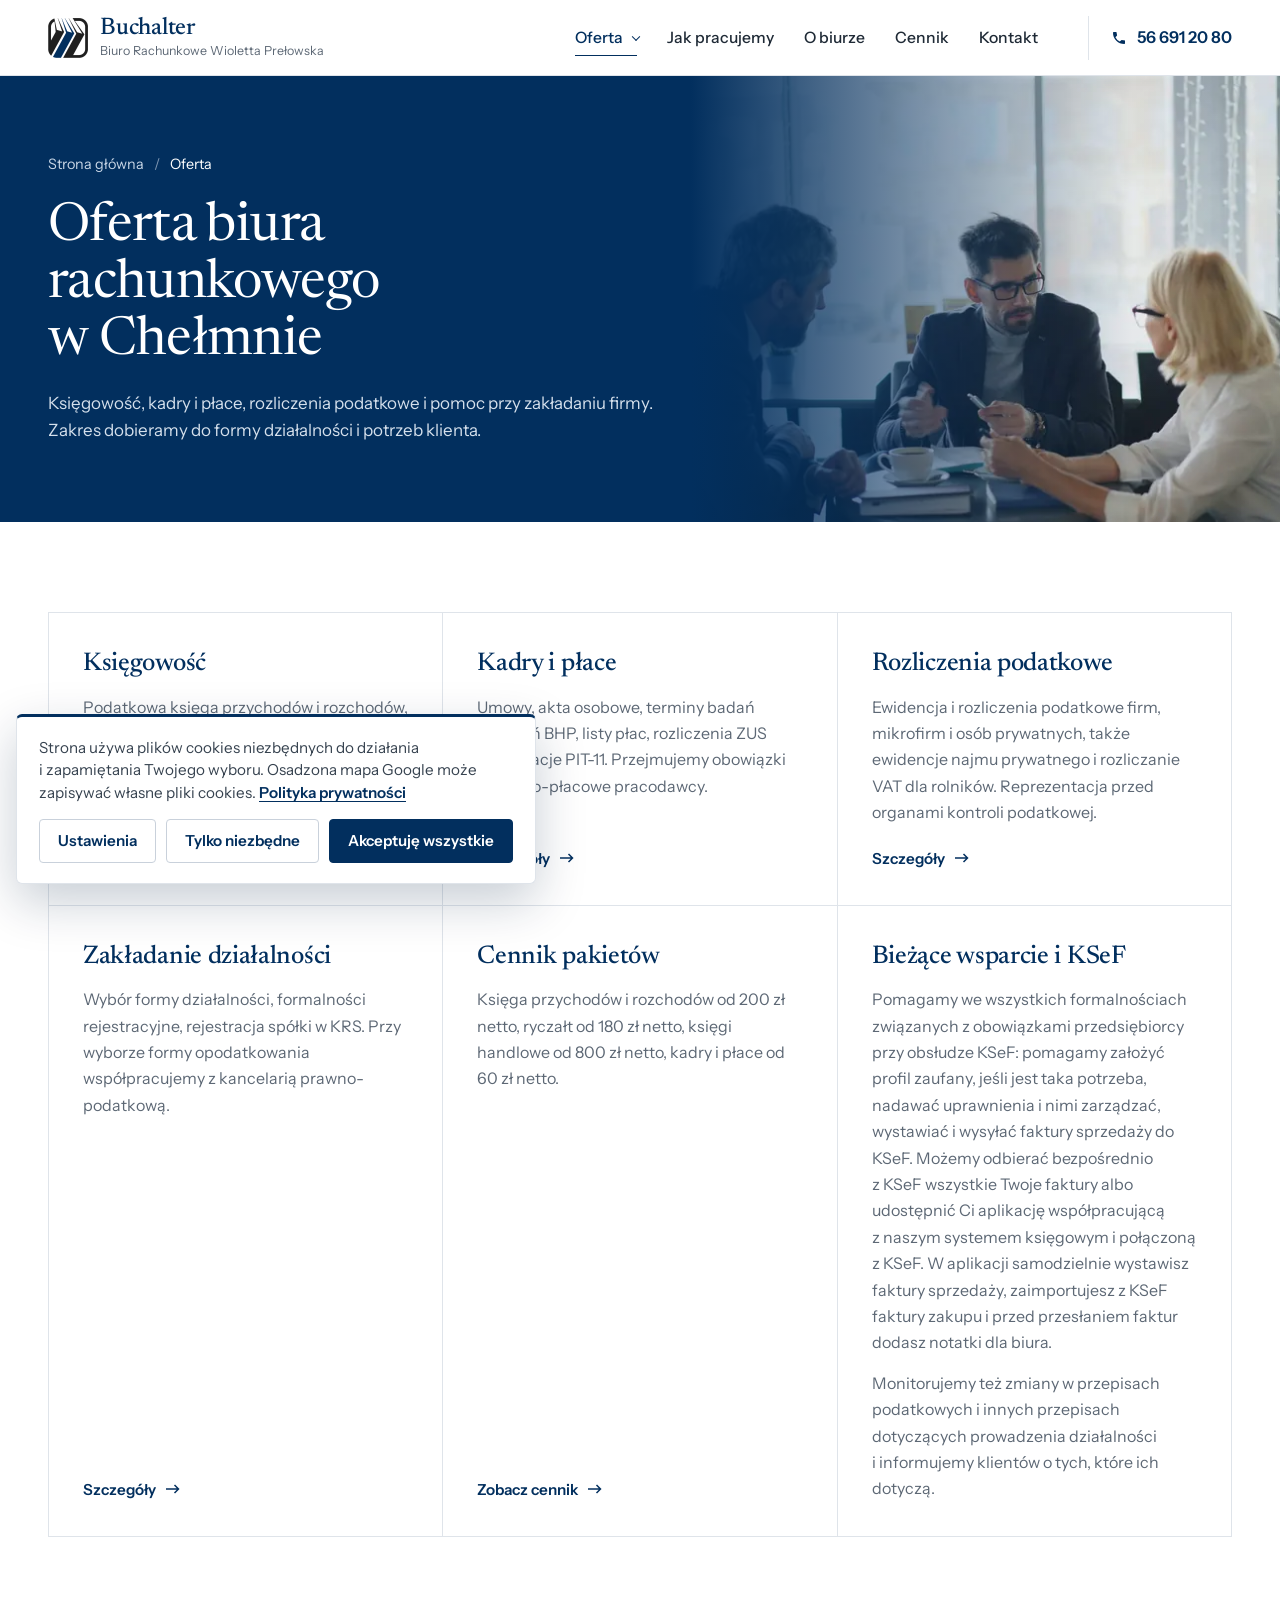
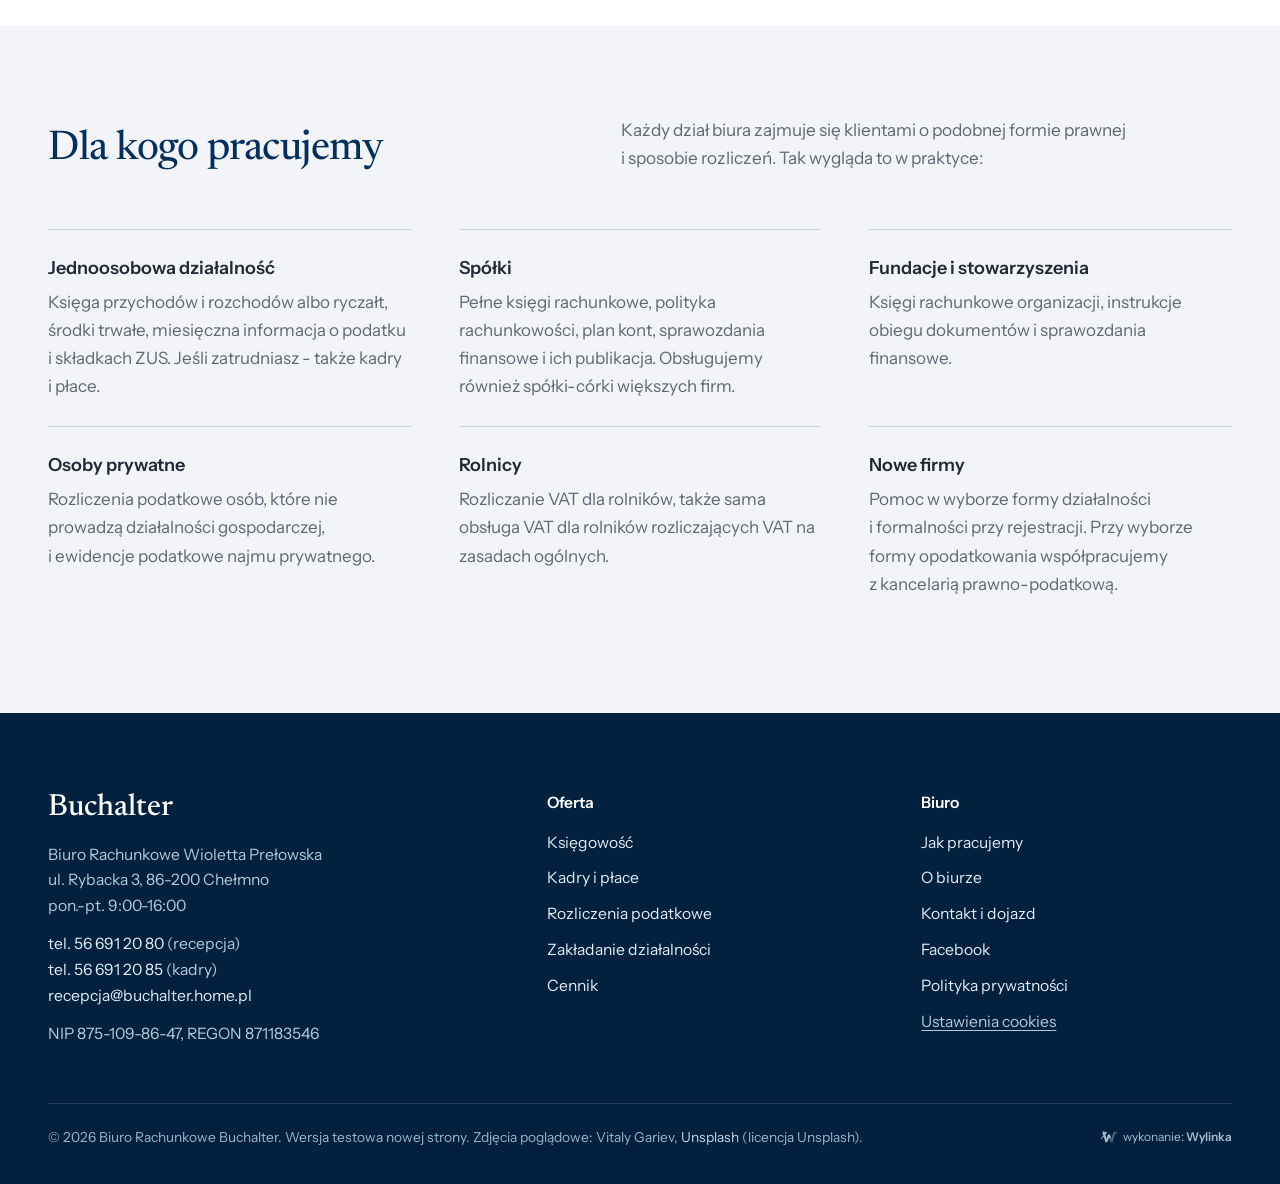
<file: oferta/index.html>
<!doctype html>
<html lang="pl">
<head>
<meta charset="utf-8">
<meta name="viewport" content="width=device-width, initial-scale=1, viewport-fit=cover">
<meta name="robots" content="noindex, nofollow">
<title>Oferta - biuro rachunkowe Chełmno | Buchalter</title>
<meta name="description" content="Usługi Biura Rachunkowego Buchalter w Chełmnie: księga przychodów i rozchodów, ryczałt, VAT i JPK, KSeF, pełna księgowość, kadry i płace, rozliczenia podatkowe, zakładanie działalności.">
<link rel="canonical" href="https://buchalter.cloud/oferta/">
<meta name="theme-color" content="#022f5e">
<meta property="og:type" content="website">
<meta property="og:locale" content="pl_PL">
<meta property="og:site_name" content="Biuro Rachunkowe Buchalter">
<meta property="og:title" content="Oferta - biuro rachunkowe Chełmno | Buchalter">
<meta property="og:description" content="Usługi Biura Rachunkowego Buchalter w Chełmnie: księga przychodów i rozchodów, ryczałt, VAT i JPK, KSeF, pełna księgowość, kadry i płace, rozliczenia podatkowe, zakładanie działalności.">
<meta property="og:url" content="https://buchalter.cloud/oferta/">
<meta property="og:image" content="https://buchalter.cloud/assets/img/og-buchalter.jpg">
<meta name="geo.region" content="PL-KP">
<meta name="geo.placename" content="Chełmno">
<link rel="icon" href="../assets/img/favicon.png">
<link rel="preload" as="font" type="font/woff2" href="../assets/fonts/newsreader-n-latin.woff2" crossorigin>
<link rel="preload" as="font" type="font/woff2" href="../assets/fonts/instrumentsans-latin.woff2" crossorigin>
<link rel="stylesheet" href="../assets/css/style.css?v=4">

<script type="application/ld+json">{"@context":"https://schema.org","@type":"BreadcrumbList","itemListElement":[{"@type":"ListItem","position":1,"name":"Strona główna","item":"https://buchalter.cloud/"},{"@type":"ListItem","position":2,"name":"Oferta","item":"https://buchalter.cloud/oferta/"}]}</script>
</head>
<body class="pod">
<a class="skip" href="#tresc">Przejdź do treści</a>
<header class="top">
  <div class="wrap top-in">
    <a class="marka" href="../" aria-label="Buchalter - strona główna">
      <img src="../assets/img/logo.png" alt="" width="40" height="40">
      <span><b>Buchalter</b><small>Biuro Rachunkowe Wioletta Prełowska</small></span>
    </a>
    <nav class="menu" id="menu" aria-label="Menu główne"><div class="menu-grupa"><a href="../oferta/" aria-current="page">Oferta</a><div class="podmenu"><a href="../oferta/ksiegowosc/">Księgowość</a><a href="../oferta/kadry-i-place/">Kadry i&nbsp;płace</a><a href="../oferta/podatki/">Rozliczenia podatkowe</a><a href="../oferta/zakladanie-dzialalnosci/">Zakładanie działalności</a></div></div><a href="../jak-pracujemy/">Jak pracujemy</a><a href="../o-biurze/">O&nbsp;biurze</a><a href="../cennik/">Cennik</a><a href="../kontakt/">Kontakt</a><a class="menu-wycena" href="../kontakt/#formularz">Bezpłatna wycena</a></nav>
    <a class="tel-top" href="tel:+48566912080" aria-label="Zadzwoń do biura: 56 691 20 80"><svg viewBox="0 0 24 24" aria-hidden="true"><path d="M6.6 10.8a15.1 15.1 0 0 0 6.6 6.6l2.2-2.2a1 1 0 0 1 1-.25 11.4 11.4 0 0 0 3.6.57 1 1 0 0 1 1 1V20a1 1 0 0 1-1 1A17 17 0 0 1 3 4a1 1 0 0 1 1-1h3.5a1 1 0 0 1 1 1c0 1.25.2 2.45.57 3.57a1 1 0 0 1-.25 1z"/></svg><span>56 691 20 80</span></a>
    <button class="burger" id="burger" type="button" aria-label="Otwórz menu" aria-expanded="false" aria-controls="menu"><span></span><span></span><span></span></button>
  </div>
</header>
<main id="tresc">
<section class="glowa-strony z-foto">
  <figure class="glowa-foto"><img src="../assets/img/narada-1400.webp" srcset="../assets/img/narada-800.webp 800w, ../assets/img/narada-1400.webp 1400w" sizes="50vw" alt="" width="1400" height="788" fetchpriority="high"></figure>
  <div class="wrap">
    <nav class="okruszki" aria-label="Jesteś tutaj"><ol><li><a href="../">Strona główna</a></li><li><a href="../oferta/" aria-current="page">Oferta</a></li></ol></nav>
    <h1>Oferta biura rachunkowego w&nbsp;Chełmnie</h1>
    <p class="lead">Księgowość, kadry i&nbsp;płace, rozliczenia podatkowe i&nbsp;pomoc przy zakładaniu firmy. Zakres dobieramy do formy działalności i&nbsp;potrzeb klienta.</p>
  </div>
</section>
<section>
  <div class="wrap">
    <div class="uslugi uslugi-pod">
      <article class="usluga">
        <h2><a href="../oferta/ksiegowosc/">Księgowość</a></h2>
        <p>Podatkowa księga przychodów i&nbsp;rozchodów, ewidencja przychodów (ryczałt) i&nbsp;pełne księgi rachunkowe. Do tego ewidencja środków trwałych, sprawozdania finansowe i&nbsp;statystyczne dla GUS.</p>
        <span class="link-strz" aria-hidden="true">Szczegóły</span>
      </article>
      <article class="usluga">
        <h2><a href="../oferta/kadry-i-place/">Kadry i&nbsp;płace</a></h2>
        <p>Umowy, akta osobowe, terminy badań i&nbsp;szkoleń BHP, listy płac, rozliczenia ZUS i&nbsp;deklaracje PIT-11. Przejmujemy obowiązki kadrowo-płacowe pracodawcy.</p>
        <span class="link-strz" aria-hidden="true">Szczegóły</span>
      </article>
      <article class="usluga">
        <h2><a href="../oferta/podatki/">Rozliczenia podatkowe</a></h2>
        <p>Ewidencja i&nbsp;rozliczenia podatkowe firm, mikrofirm i&nbsp;osób prywatnych, także ewidencje najmu prywatnego i&nbsp;rozliczanie VAT dla rolników. Reprezentacja przed organami kontroli podatkowej.</p>
        <span class="link-strz" aria-hidden="true">Szczegóły</span>
      </article>
      <article class="usluga">
        <h2><a href="../oferta/zakladanie-dzialalnosci/">Zakładanie działalności</a></h2>
        <p>Wybór formy działalności, formalności rejestracyjne, rejestracja spółki w&nbsp;KRS. Przy wyborze formy opodatkowania współpracujemy z&nbsp;kancelarią prawno-podatkową.</p>
        <span class="link-strz" aria-hidden="true">Szczegóły</span>
      </article>
      <article class="usluga">
        <h2><a href="../cennik/">Cennik pakietów</a></h2>
        <p>Księga przychodów i&nbsp;rozchodów od 200 zł netto, ryczałt od 180 zł netto, księgi handlowe od 800 zł netto, kadry i&nbsp;płace od 60 zł netto.</p>
        <span class="link-strz" aria-hidden="true">Zobacz cennik</span>
      </article>
      <article class="usluga" id="wsparcie">
        <h2>Bieżące wsparcie i&nbsp;KSeF</h2>
        <p>Pomagamy we wszystkich formalnościach związanych z&nbsp;obowiązkami przedsiębiorcy przy obsłudze KSeF: pomagamy założyć profil zaufany, jeśli jest taka potrzeba, nadawać uprawnienia i&nbsp;nimi zarządzać, wystawiać i&nbsp;wysyłać faktury sprzedaży do KSeF. Możemy odbierać bezpośrednio z&nbsp;KSeF wszystkie Twoje faktury albo udostępnić Ci aplikację współpracującą z&nbsp;naszym systemem księgowym i&nbsp;połączoną z&nbsp;KSeF. W&nbsp;aplikacji samodzielnie wystawisz faktury sprzedaży, zaimportujesz z&nbsp;KSeF faktury zakupu i&nbsp;przed przesłaniem faktur dodasz notatki dla biura.</p>
        <p>Monitorujemy też zmiany w&nbsp;przepisach podatkowych i&nbsp;innych przepisach dotyczących prowadzenia działalności i&nbsp;informujemy klientów o&nbsp;tych, które ich dotyczą.</p>
      </article>
    </div>
  </div>
</section>

<section class="szare">
  <div class="wrap">
    <div class="sek-glowa">
      <h2>Dla kogo pracujemy</h2>
      <p>Każdy dział biura zajmuje się klientami o&nbsp;podobnej formie prawnej i&nbsp;sposobie rozliczeń. Tak wygląda to w&nbsp;praktyce:</p>
    </div>
    <ul class="dla-kogo">
      <li><h3>Jednoosobowa działalność</h3><p>Księga przychodów i&nbsp;rozchodów albo ryczałt, środki trwałe, miesięczna informacja o&nbsp;podatku i&nbsp;składkach ZUS. Jeśli zatrudniasz - także kadry i&nbsp;płace.</p></li>
      <li><h3>Spółki</h3><p>Pełne księgi rachunkowe, polityka rachunkowości, plan kont, sprawozdania finansowe i&nbsp;ich publikacja. Obsługujemy również spółki-córki większych firm.</p></li>
      <li><h3>Fundacje i&nbsp;stowarzyszenia</h3><p>Księgi rachunkowe organizacji, instrukcje obiegu dokumentów i&nbsp;sprawozdania finansowe.</p></li>
      <li><h3>Osoby prywatne</h3><p>Rozliczenia podatkowe osób, które nie prowadzą działalności gospodarczej, i&nbsp;ewidencje podatkowe najmu prywatnego.</p></li>
      <li><h3>Rolnicy</h3><p>Rozliczanie VAT dla rolników, także sama obsługa VAT dla rolników rozliczających VAT na zasadach ogólnych.</p></li>
      <li><h3>Nowe firmy</h3><p>Pomoc w&nbsp;wyborze formy działalności i&nbsp;formalności przy rejestracji. Przy wyborze formy opodatkowania współpracujemy z&nbsp;kancelarią prawno-podatkową.</p></li>
    </ul>
  </div>
</section>
</main>
<footer class="stopka">
  <div class="wrap stopka-in">
    <div>
      <b class="firma">Buchalter</b>
      <p>Biuro Rachunkowe Wioletta Prełowska<br>ul. Rybacka 3, 86-200 Chełmno<br>pon.-pt. 9:00-16:00</p>
      <p><a href="tel:+48566912080">tel. 56 691 20 80</a> (recepcja)<br><a href="tel:+48566912085">tel. 56 691 20 85</a> (kadry)<br><a href="mailto:recepcja@buchalter.home.pl">recepcja@buchalter.home.pl</a></p>
      <p>NIP 875-109-86-47, REGON 871183546</p>
    </div>
    <div>
      <h2>Oferta</h2>
      <ul><li><a href="../oferta/ksiegowosc/">Księgowość</a></li><li><a href="../oferta/kadry-i-place/">Kadry i&nbsp;płace</a></li><li><a href="../oferta/podatki/">Rozliczenia podatkowe</a></li><li><a href="../oferta/zakladanie-dzialalnosci/">Zakładanie działalności</a></li><li><a href="../cennik/">Cennik</a></li></ul>
    </div>
    <div>
      <h2>Biuro</h2>
      <ul><li><a href="../jak-pracujemy/">Jak pracujemy</a></li><li><a href="../o-biurze/">O&nbsp;biurze</a></li><li><a href="../kontakt/">Kontakt i&nbsp;dojazd</a></li><li><a href="https://www.facebook.com/profile.php?id=100063471177071" rel="noopener" target="_blank">Facebook</a></li><li><a href="../polityka-prywatnosci/">Polityka prywatności</a></li><li><button type="button" class="st-ck" data-ck-otworz>Ustawienia cookies</button></li></ul>
    </div>
  </div>
  <div class="wrap stopka-dol">
    <span>&copy; 2026 Biuro Rachunkowe Buchalter. Wersja testowa nowej strony. Zdjęcia poglądowe: Vitaly Gariev, <a href="https://unsplash.com/photos/M5k978V3qBc" rel="noopener" target="_blank">Unsplash</a> (licencja Unsplash).</span>
    <a class="wylinka-badge" href="https://wylinka.pl/?utm_source=buchalter.cloud&amp;utm_medium=stopka&amp;utm_campaign=wykonanie" rel="noopener" title="Strona wykonana przez Wylinka"><svg viewBox="0 0 64 64" aria-hidden="true" focusable="false" fill="currentColor"><path d="M9.8 22.8l-1.2-7.9 2.2-3.7 15.5 4.6-.5 1.5-7.2 5.5 4.7 15.6 5-15.6 7 0 4.1 12.7-4.2-.9-2.6 1.8-.8-2.2-5.3 15.6-4.3 0 .4 .2-2.1 2.8-1.3-1.1 1.1-1.4-3.1 .2-.1-1.7 2.2-.1-5.7-16.5-4.8 .6-.8 3.1 0 .5-.3 .5 .8 2.2-1.6 .5-.4-1.3-.8 1.6-1.5-.8 .8-1.6-1.4 .6-.6-1.6 2.3-.8 .2-.4 1.3-4.8 5.9-.8-2.4-6.9zM15.2 13.7l-.1-.4-.4 .8-.1 .8 .1 1 .1 .4 .3 .7 .3-.9 .1-.7 0-.8z"/><path class="wy-pod" d="M37.1 49.8l-4.5-13.3 2.6-1.8 4.2 .9 .9 2.8 3-9.7 0-.5 .1-.8 3.2-8.4 .5-1 .6-1 .9-1.1 1.3-1 1.1-.7 1.4-.5 1.4-.3 .7 0 .9 0 1.2 .3 1.4 .6 .8 .5 .7 .7 .6 .7 .5 .9 .3 .9 .1 .9 0 .8-.2 .9-.5 .9-.5 .6-.7 .5-.7 .3-.1-.1 0-.1 .5-.5 .3-.7 .2-.5 0-.6-.1-.6-.3-.7-.4-.5-.4-.4-.5-.3-.6-.3-.7 0-.7 .1-.6 .1-.5 .4-.5 .5-.3 .5-.2 .7-.1 1.5-1.4 5.1-.8 3.3-.3 .7-.5 .7-6 17.5 1.9 .1-.1 1.7-3.1-.2 1.1 1.4-1.3 1.1-2.1-2.8 .4-.2z"/><path class="wy-old" d="M40.8 50l.4-.2-4.1 0-4.2-12.5 2.5-1.7 4.3 .9 .6 1.9 .6-1.6 0-.3 2.4-7.8 0-.5 .1-.8 3.2-8.4 .4-.8 .6-.9 .9-1.2 .9-.9 1.3-.8 1.4-.6 1.2-.3 1.4-.1 1.3 .1 .6 .2 .8 .3 1.1 .6 .9 .7 .7 .9 .5 .9 .3 .9 .1 1.1-.1 .9-.3 .9-.4 .7-.6 .7-.6 .4-.6 .2-.1-.1 0-.1 .5-.5 .3-.7 .2-.5 0-.5-.1-.6-.2-.6-.3-.5-.4-.5-.5-.3-.6-.3-.7-.1-.6 0-.6 .1-.6 .3-.6 .5-.3 .4-.2 .5-.1 .5-.1 1.5-1.4 5.1-.8 3.3-.3 .7-.5 .7-6 17.5 1.9 .1-.1 1.7-3.1-.2 1.1 1.4-1.3 1.1zM49.6 17.1l.6 1.7-1.5 1.9 .4 .4 1.8-2.1-.7-2.1zM48.1 28.3l.5 1.8-1.7 1.8 .4 .4 1.9-2-.6-2.2zM37.9 41.7l1.7-1.5-.4-.4-1.7 1.4zM42.6 38.7l-1.5 2.8 1.1 2-1.3 2.6 .5 .2 1.5-2.8-1.1-2 1.4-2.5z"/></svg><span>wykonanie: <b>Wylinka</b></span></a>
  </div>
</footer>
<div class="mob" id="mob" aria-hidden="true">
  <a class="mob-tel" href="tel:+48566912080" tabindex="-1">Zadzwoń</a>
  <a class="mob-cta" href="../kontakt/#formularz" tabindex="-1">Bezpłatna wycena</a>
</div>
<div class="ck" id="ck" hidden role="dialog" aria-label="Ustawienia plików cookies">
  <p class="ck-t">Strona używa plików cookies niezbędnych do działania i&nbsp;zapamiętania Twojego wyboru. Osadzona mapa Google może zapisywać własne pliki cookies. <a href="../polityka-prywatnosci/#cookies">Polityka prywatności</a></p>
  <div class="ck-ust" hidden>
    <label><input type="checkbox" checked disabled> <span><b>Niezbędne</b> - zapamiętanie wyboru, zawsze włączone</span></label>
    <label><input type="checkbox" data-ck-kat="mapy" checked> <span><b>Mapy Google</b> - mapa dojazdu do biura</span></label>
  </div>
  <div class="ck-btn"><button type="button" class="ck-b ck-ustaw" data-ck="ustawienia">Ustawienia</button><button type="button" class="ck-b" data-ck="niezbedne">Tylko niezbędne</button><button type="button" class="ck-b ck-ok" data-ck="wszystkie">Akceptuję wszystkie</button></div>
</div>
<script src="../assets/js/site.js?v=5" defer></script>
<script src="../assets/js/ck.js?v=5" defer></script>
</body>
</html>
</file>
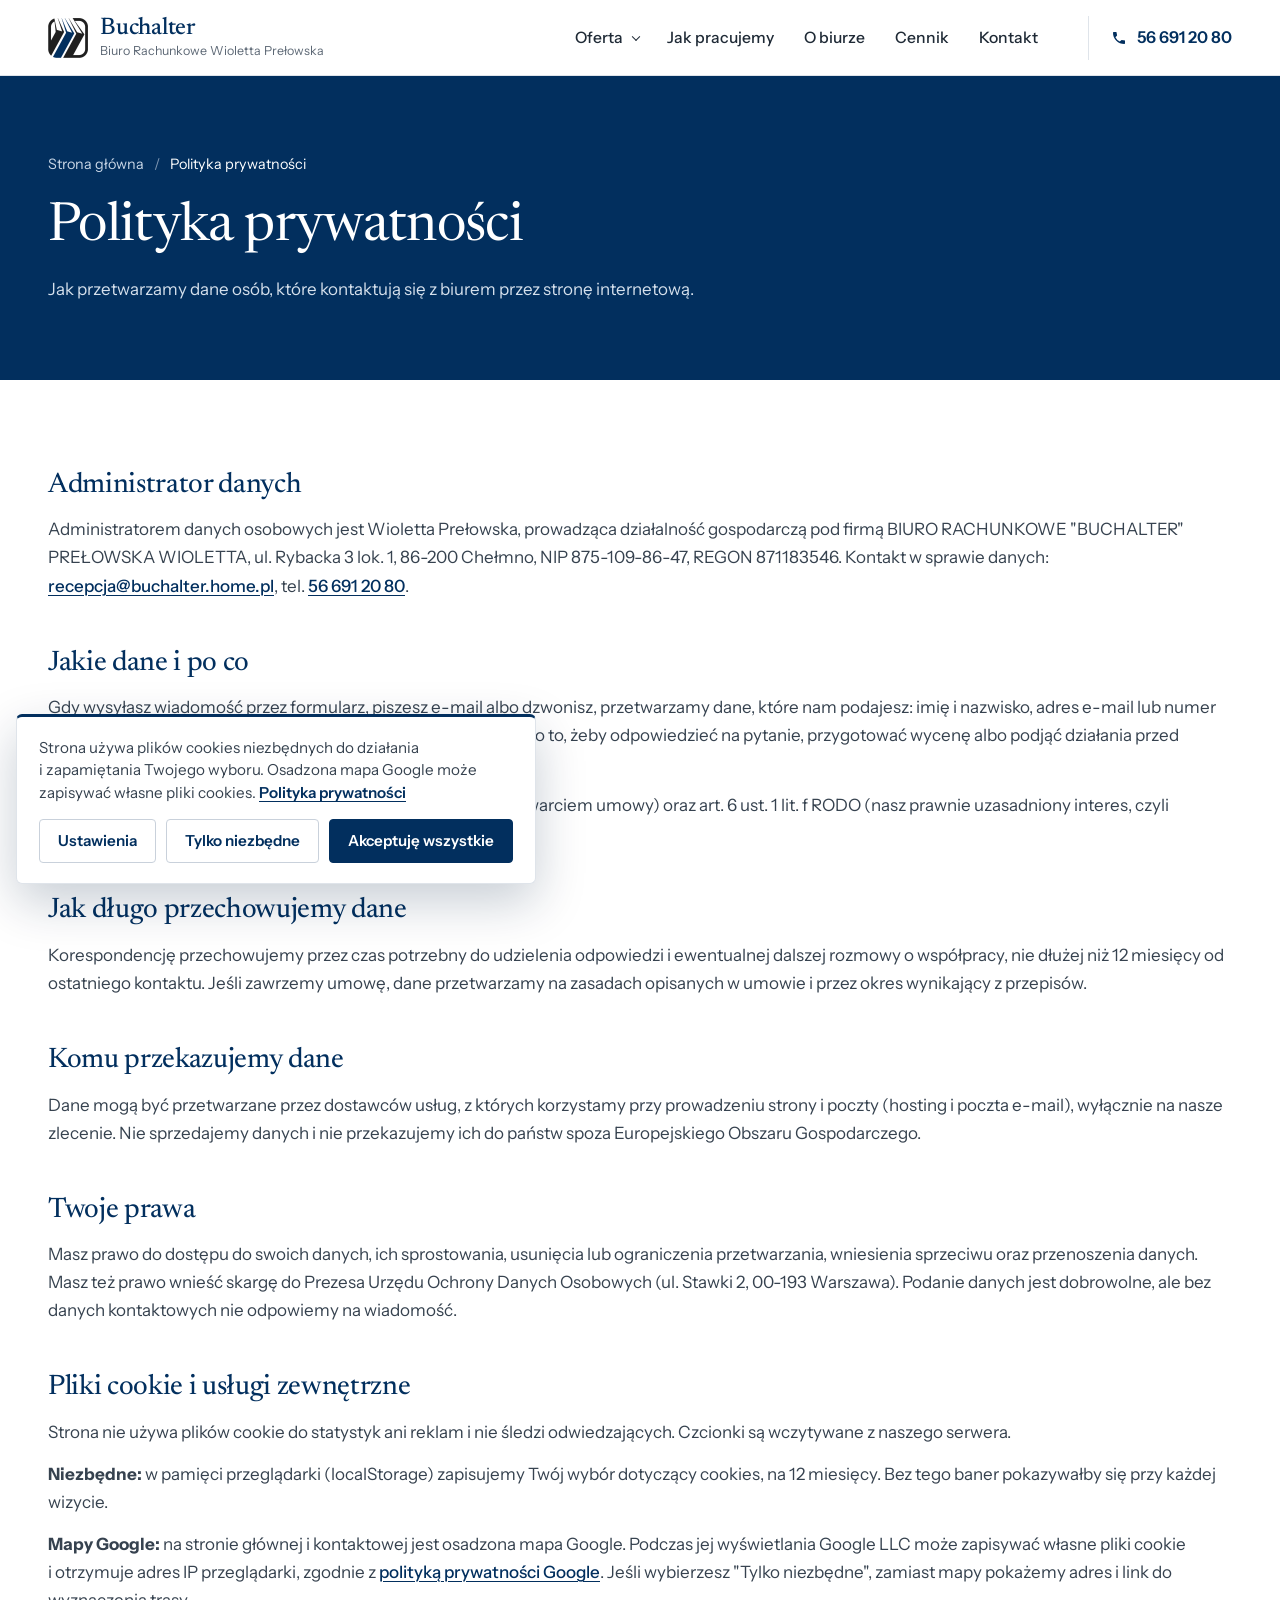
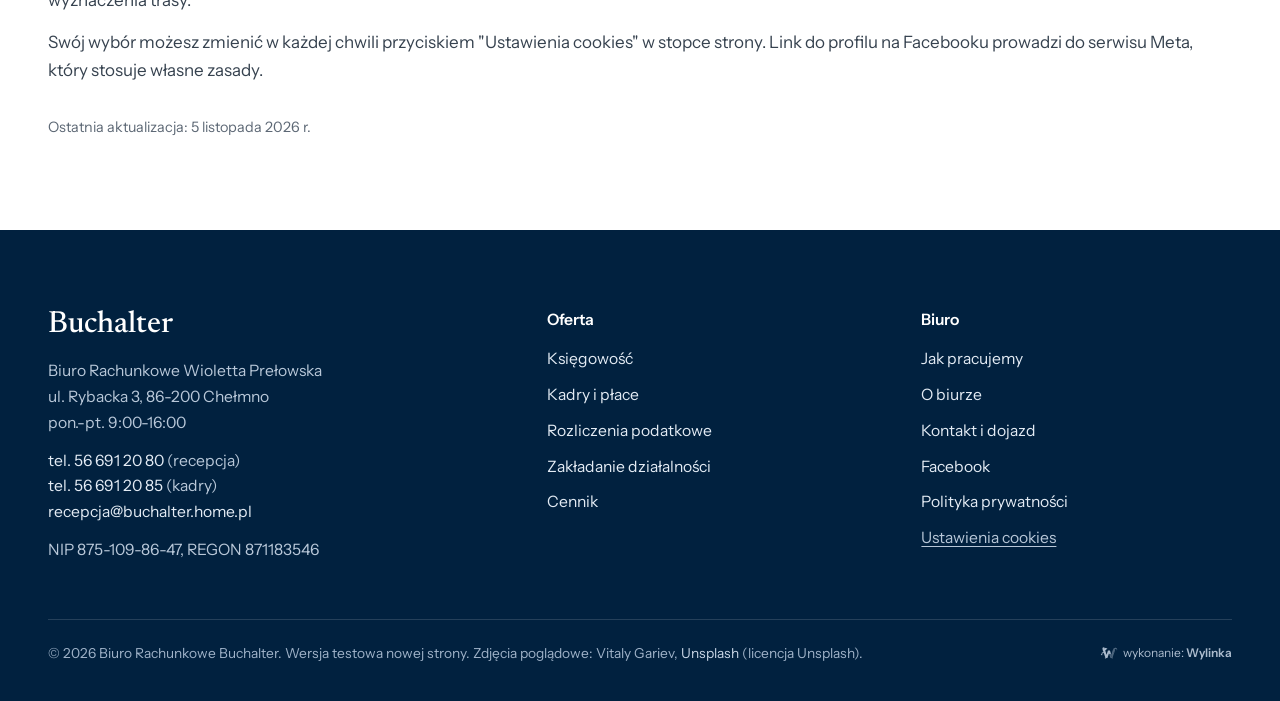
<file: polityka-prywatnosci/index.html>
<!doctype html>
<html lang="pl">
<head>
<meta charset="utf-8">
<meta name="viewport" content="width=device-width, initial-scale=1, viewport-fit=cover">
<meta name="robots" content="noindex, nofollow">
<title>Polityka prywatności | Biuro Rachunkowe Buchalter Chełmno</title>
<meta name="description" content="Polityka prywatności strony Biura Rachunkowego Buchalter w Chełmnie: administrator danych, cel i podstawa przetwarzania, prawa osób, pliki cookie.">
<link rel="canonical" href="https://buchalter.cloud/polityka-prywatnosci/">
<meta name="theme-color" content="#022f5e">
<meta property="og:type" content="website">
<meta property="og:locale" content="pl_PL">
<meta property="og:site_name" content="Biuro Rachunkowe Buchalter">
<meta property="og:title" content="Polityka prywatności | Biuro Rachunkowe Buchalter Chełmno">
<meta property="og:description" content="Polityka prywatności strony Biura Rachunkowego Buchalter w Chełmnie: administrator danych, cel i podstawa przetwarzania, prawa osób, pliki cookie.">
<meta property="og:url" content="https://buchalter.cloud/polityka-prywatnosci/">
<meta property="og:image" content="https://buchalter.cloud/assets/img/og-buchalter.jpg">
<meta name="geo.region" content="PL-KP">
<meta name="geo.placename" content="Chełmno">
<link rel="icon" href="../assets/img/favicon.png">
<link rel="preload" as="font" type="font/woff2" href="../assets/fonts/newsreader-n-latin.woff2" crossorigin>
<link rel="preload" as="font" type="font/woff2" href="../assets/fonts/instrumentsans-latin.woff2" crossorigin>
<link rel="stylesheet" href="../assets/css/style.css?v=4">

<script type="application/ld+json">{"@context":"https://schema.org","@type":"BreadcrumbList","itemListElement":[{"@type":"ListItem","position":1,"name":"Strona główna","item":"https://buchalter.cloud/"},{"@type":"ListItem","position":2,"name":"Polityka prywatności","item":"https://buchalter.cloud/polityka-prywatnosci/"}]}</script>
</head>
<body class="pod">
<a class="skip" href="#tresc">Przejdź do treści</a>
<header class="top">
  <div class="wrap top-in">
    <a class="marka" href="../" aria-label="Buchalter - strona główna">
      <img src="../assets/img/logo.png" alt="" width="40" height="40">
      <span><b>Buchalter</b><small>Biuro Rachunkowe Wioletta Prełowska</small></span>
    </a>
    <nav class="menu" id="menu" aria-label="Menu główne"><div class="menu-grupa"><a href="../oferta/">Oferta</a><div class="podmenu"><a href="../oferta/ksiegowosc/">Księgowość</a><a href="../oferta/kadry-i-place/">Kadry i&nbsp;płace</a><a href="../oferta/podatki/">Rozliczenia podatkowe</a><a href="../oferta/zakladanie-dzialalnosci/">Zakładanie działalności</a></div></div><a href="../jak-pracujemy/">Jak pracujemy</a><a href="../o-biurze/">O&nbsp;biurze</a><a href="../cennik/">Cennik</a><a href="../kontakt/">Kontakt</a><a class="menu-wycena" href="../kontakt/#formularz">Bezpłatna wycena</a></nav>
    <a class="tel-top" href="tel:+48566912080" aria-label="Zadzwoń do biura: 56 691 20 80"><svg viewBox="0 0 24 24" aria-hidden="true"><path d="M6.6 10.8a15.1 15.1 0 0 0 6.6 6.6l2.2-2.2a1 1 0 0 1 1-.25 11.4 11.4 0 0 0 3.6.57 1 1 0 0 1 1 1V20a1 1 0 0 1-1 1A17 17 0 0 1 3 4a1 1 0 0 1 1-1h3.5a1 1 0 0 1 1 1c0 1.25.2 2.45.57 3.57a1 1 0 0 1-.25 1z"/></svg><span>56 691 20 80</span></a>
    <button class="burger" id="burger" type="button" aria-label="Otwórz menu" aria-expanded="false" aria-controls="menu"><span></span><span></span><span></span></button>
  </div>
</header>
<main id="tresc">
<section class="glowa-strony">
  
  <div class="wrap">
    <nav class="okruszki" aria-label="Jesteś tutaj"><ol><li><a href="../">Strona główna</a></li><li><a href="../polityka-prywatnosci/" aria-current="page">Polityka prywatności</a></li></ol></nav>
    <h1>Polityka prywatności</h1>
    <p class="lead">Jak przetwarzamy dane osób, które kontaktują się z&nbsp;biurem przez stronę internetową.</p>
  </div>
</section>
<section>
  <div class="wrap">
    <div class="tresc">
      <h2>Administrator danych</h2>
      <p>Administratorem danych osobowych jest Wioletta Prełowska, prowadząca działalność gospodarczą pod firmą BIURO RACHUNKOWE "BUCHALTER" PREŁOWSKA WIOLETTA, ul. Rybacka 3 lok. 1, 86-200 Chełmno, NIP 875-109-86-47, REGON 871183546. Kontakt w&nbsp;sprawie danych: <a href="mailto:recepcja@buchalter.home.pl">recepcja@buchalter.home.pl</a>, tel. <a href="tel:+48566912080">56 691 20 80</a>.</p>
      <h2>Jakie dane i&nbsp;po co</h2>
      <p>Gdy wysyłasz wiadomość przez formularz, piszesz e-mail albo dzwonisz, przetwarzamy dane, które nam podajesz: imię i&nbsp;nazwisko, adres e-mail lub numer telefonu oraz treść wiadomości. Wykorzystujemy je wyłącznie po to, żeby odpowiedzieć na pytanie, przygotować wycenę albo podjąć działania przed zawarciem umowy na Twoje żądanie.</p>
      <p>Podstawą prawną jest art. 6 ust. 1 lit. b RODO (działania przed zawarciem umowy) oraz art. 6 ust. 1 lit. f RODO (nasz prawnie uzasadniony interes, czyli odpowiedź na wiadomość).</p>
      <h2>Jak długo przechowujemy dane</h2>
      <p>Korespondencję przechowujemy przez czas potrzebny do udzielenia odpowiedzi i&nbsp;ewentualnej dalszej rozmowy o&nbsp;współpracy, nie dłużej niż 12 miesięcy od ostatniego kontaktu. Jeśli zawrzemy umowę, dane przetwarzamy na zasadach opisanych w&nbsp;umowie i&nbsp;przez okres wynikający z&nbsp;przepisów.</p>
      <h2>Komu przekazujemy dane</h2>
      <p>Dane mogą być przetwarzane przez dostawców usług, z&nbsp;których korzystamy przy prowadzeniu strony i&nbsp;poczty (hosting i&nbsp;poczta e-mail), wyłącznie na nasze zlecenie. Nie sprzedajemy danych i&nbsp;nie przekazujemy ich do państw spoza Europejskiego Obszaru Gospodarczego.</p>
      <h2>Twoje prawa</h2>
      <p>Masz prawo do dostępu do swoich danych, ich sprostowania, usunięcia lub ograniczenia przetwarzania, wniesienia sprzeciwu oraz przenoszenia danych. Masz też prawo wnieść skargę do Prezesa Urzędu Ochrony Danych Osobowych (ul. Stawki 2, 00-193 Warszawa). Podanie danych jest dobrowolne, ale bez danych kontaktowych nie odpowiemy na wiadomość.</p>
      <h2 id="cookies">Pliki cookie i&nbsp;usługi zewnętrzne</h2>
      <p>Strona nie używa plików cookie do statystyk ani reklam i&nbsp;nie śledzi odwiedzających. Czcionki są wczytywane z&nbsp;naszego serwera.</p>
      <p><b>Niezbędne:</b> w&nbsp;pamięci przeglądarki (localStorage) zapisujemy Twój wybór dotyczący cookies, na 12 miesięcy. Bez tego baner pokazywałby się przy każdej wizycie.</p>
      <p><b>Mapy Google:</b> na stronie głównej i&nbsp;kontaktowej jest osadzona mapa Google. Podczas jej wyświetlania Google LLC może zapisywać własne pliki cookie i&nbsp;otrzymuje adres IP przeglądarki, zgodnie z <a href="https://policies.google.com/privacy?hl=pl" rel="noopener" target="_blank">polityką prywatności Google</a>. Jeśli wybierzesz "Tylko niezbędne", zamiast mapy pokażemy adres i&nbsp;link do wyznaczenia trasy.</p>
      <p>Swój wybór możesz zmienić w&nbsp;każdej chwili przyciskiem "Ustawienia cookies" w&nbsp;stopce strony. Link do profilu na Facebooku prowadzi do serwisu Meta, który stosuje własne zasady.</p>
      <p class="drobny">Ostatnia aktualizacja: 5 listopada 2026 r.</p>
    </div>
  </div>
</section>
</main>
<footer class="stopka">
  <div class="wrap stopka-in">
    <div>
      <b class="firma">Buchalter</b>
      <p>Biuro Rachunkowe Wioletta Prełowska<br>ul. Rybacka 3, 86-200 Chełmno<br>pon.-pt. 9:00-16:00</p>
      <p><a href="tel:+48566912080">tel. 56 691 20 80</a> (recepcja)<br><a href="tel:+48566912085">tel. 56 691 20 85</a> (kadry)<br><a href="mailto:recepcja@buchalter.home.pl">recepcja@buchalter.home.pl</a></p>
      <p>NIP 875-109-86-47, REGON 871183546</p>
    </div>
    <div>
      <h2>Oferta</h2>
      <ul><li><a href="../oferta/ksiegowosc/">Księgowość</a></li><li><a href="../oferta/kadry-i-place/">Kadry i&nbsp;płace</a></li><li><a href="../oferta/podatki/">Rozliczenia podatkowe</a></li><li><a href="../oferta/zakladanie-dzialalnosci/">Zakładanie działalności</a></li><li><a href="../cennik/">Cennik</a></li></ul>
    </div>
    <div>
      <h2>Biuro</h2>
      <ul><li><a href="../jak-pracujemy/">Jak pracujemy</a></li><li><a href="../o-biurze/">O&nbsp;biurze</a></li><li><a href="../kontakt/">Kontakt i&nbsp;dojazd</a></li><li><a href="https://www.facebook.com/profile.php?id=100063471177071" rel="noopener" target="_blank">Facebook</a></li><li><a href="../polityka-prywatnosci/">Polityka prywatności</a></li><li><button type="button" class="st-ck" data-ck-otworz>Ustawienia cookies</button></li></ul>
    </div>
  </div>
  <div class="wrap stopka-dol">
    <span>&copy; 2026 Biuro Rachunkowe Buchalter. Wersja testowa nowej strony. Zdjęcia poglądowe: Vitaly Gariev, <a href="https://unsplash.com/photos/M5k978V3qBc" rel="noopener" target="_blank">Unsplash</a> (licencja Unsplash).</span>
    <a class="wylinka-badge" href="https://wylinka.pl/?utm_source=buchalter.cloud&amp;utm_medium=stopka&amp;utm_campaign=wykonanie" rel="noopener" title="Strona wykonana przez Wylinka"><svg viewBox="0 0 64 64" aria-hidden="true" focusable="false" fill="currentColor"><path d="M9.8 22.8l-1.2-7.9 2.2-3.7 15.5 4.6-.5 1.5-7.2 5.5 4.7 15.6 5-15.6 7 0 4.1 12.7-4.2-.9-2.6 1.8-.8-2.2-5.3 15.6-4.3 0 .4 .2-2.1 2.8-1.3-1.1 1.1-1.4-3.1 .2-.1-1.7 2.2-.1-5.7-16.5-4.8 .6-.8 3.1 0 .5-.3 .5 .8 2.2-1.6 .5-.4-1.3-.8 1.6-1.5-.8 .8-1.6-1.4 .6-.6-1.6 2.3-.8 .2-.4 1.3-4.8 5.9-.8-2.4-6.9zM15.2 13.7l-.1-.4-.4 .8-.1 .8 .1 1 .1 .4 .3 .7 .3-.9 .1-.7 0-.8z"/><path class="wy-pod" d="M37.1 49.8l-4.5-13.3 2.6-1.8 4.2 .9 .9 2.8 3-9.7 0-.5 .1-.8 3.2-8.4 .5-1 .6-1 .9-1.1 1.3-1 1.1-.7 1.4-.5 1.4-.3 .7 0 .9 0 1.2 .3 1.4 .6 .8 .5 .7 .7 .6 .7 .5 .9 .3 .9 .1 .9 0 .8-.2 .9-.5 .9-.5 .6-.7 .5-.7 .3-.1-.1 0-.1 .5-.5 .3-.7 .2-.5 0-.6-.1-.6-.3-.7-.4-.5-.4-.4-.5-.3-.6-.3-.7 0-.7 .1-.6 .1-.5 .4-.5 .5-.3 .5-.2 .7-.1 1.5-1.4 5.1-.8 3.3-.3 .7-.5 .7-6 17.5 1.9 .1-.1 1.7-3.1-.2 1.1 1.4-1.3 1.1-2.1-2.8 .4-.2z"/><path class="wy-old" d="M40.8 50l.4-.2-4.1 0-4.2-12.5 2.5-1.7 4.3 .9 .6 1.9 .6-1.6 0-.3 2.4-7.8 0-.5 .1-.8 3.2-8.4 .4-.8 .6-.9 .9-1.2 .9-.9 1.3-.8 1.4-.6 1.2-.3 1.4-.1 1.3 .1 .6 .2 .8 .3 1.1 .6 .9 .7 .7 .9 .5 .9 .3 .9 .1 1.1-.1 .9-.3 .9-.4 .7-.6 .7-.6 .4-.6 .2-.1-.1 0-.1 .5-.5 .3-.7 .2-.5 0-.5-.1-.6-.2-.6-.3-.5-.4-.5-.5-.3-.6-.3-.7-.1-.6 0-.6 .1-.6 .3-.6 .5-.3 .4-.2 .5-.1 .5-.1 1.5-1.4 5.1-.8 3.3-.3 .7-.5 .7-6 17.5 1.9 .1-.1 1.7-3.1-.2 1.1 1.4-1.3 1.1zM49.6 17.1l.6 1.7-1.5 1.9 .4 .4 1.8-2.1-.7-2.1zM48.1 28.3l.5 1.8-1.7 1.8 .4 .4 1.9-2-.6-2.2zM37.9 41.7l1.7-1.5-.4-.4-1.7 1.4zM42.6 38.7l-1.5 2.8 1.1 2-1.3 2.6 .5 .2 1.5-2.8-1.1-2 1.4-2.5z"/></svg><span>wykonanie: <b>Wylinka</b></span></a>
  </div>
</footer>
<div class="mob" id="mob" aria-hidden="true">
  <a class="mob-tel" href="tel:+48566912080" tabindex="-1">Zadzwoń</a>
  <a class="mob-cta" href="../kontakt/#formularz" tabindex="-1">Bezpłatna wycena</a>
</div>
<div class="ck" id="ck" hidden role="dialog" aria-label="Ustawienia plików cookies">
  <p class="ck-t">Strona używa plików cookies niezbędnych do działania i&nbsp;zapamiętania Twojego wyboru. Osadzona mapa Google może zapisywać własne pliki cookies. <a href="../polityka-prywatnosci/#cookies">Polityka prywatności</a></p>
  <div class="ck-ust" hidden>
    <label><input type="checkbox" checked disabled> <span><b>Niezbędne</b> - zapamiętanie wyboru, zawsze włączone</span></label>
    <label><input type="checkbox" data-ck-kat="mapy" checked> <span><b>Mapy Google</b> - mapa dojazdu do biura</span></label>
  </div>
  <div class="ck-btn"><button type="button" class="ck-b ck-ustaw" data-ck="ustawienia">Ustawienia</button><button type="button" class="ck-b" data-ck="niezbedne">Tylko niezbędne</button><button type="button" class="ck-b ck-ok" data-ck="wszystkie">Akceptuję wszystkie</button></div>
</div>
<script src="../assets/js/site.js?v=5" defer></script>
<script src="../assets/js/ck.js?v=5" defer></script>
</body>
</html>
</file>
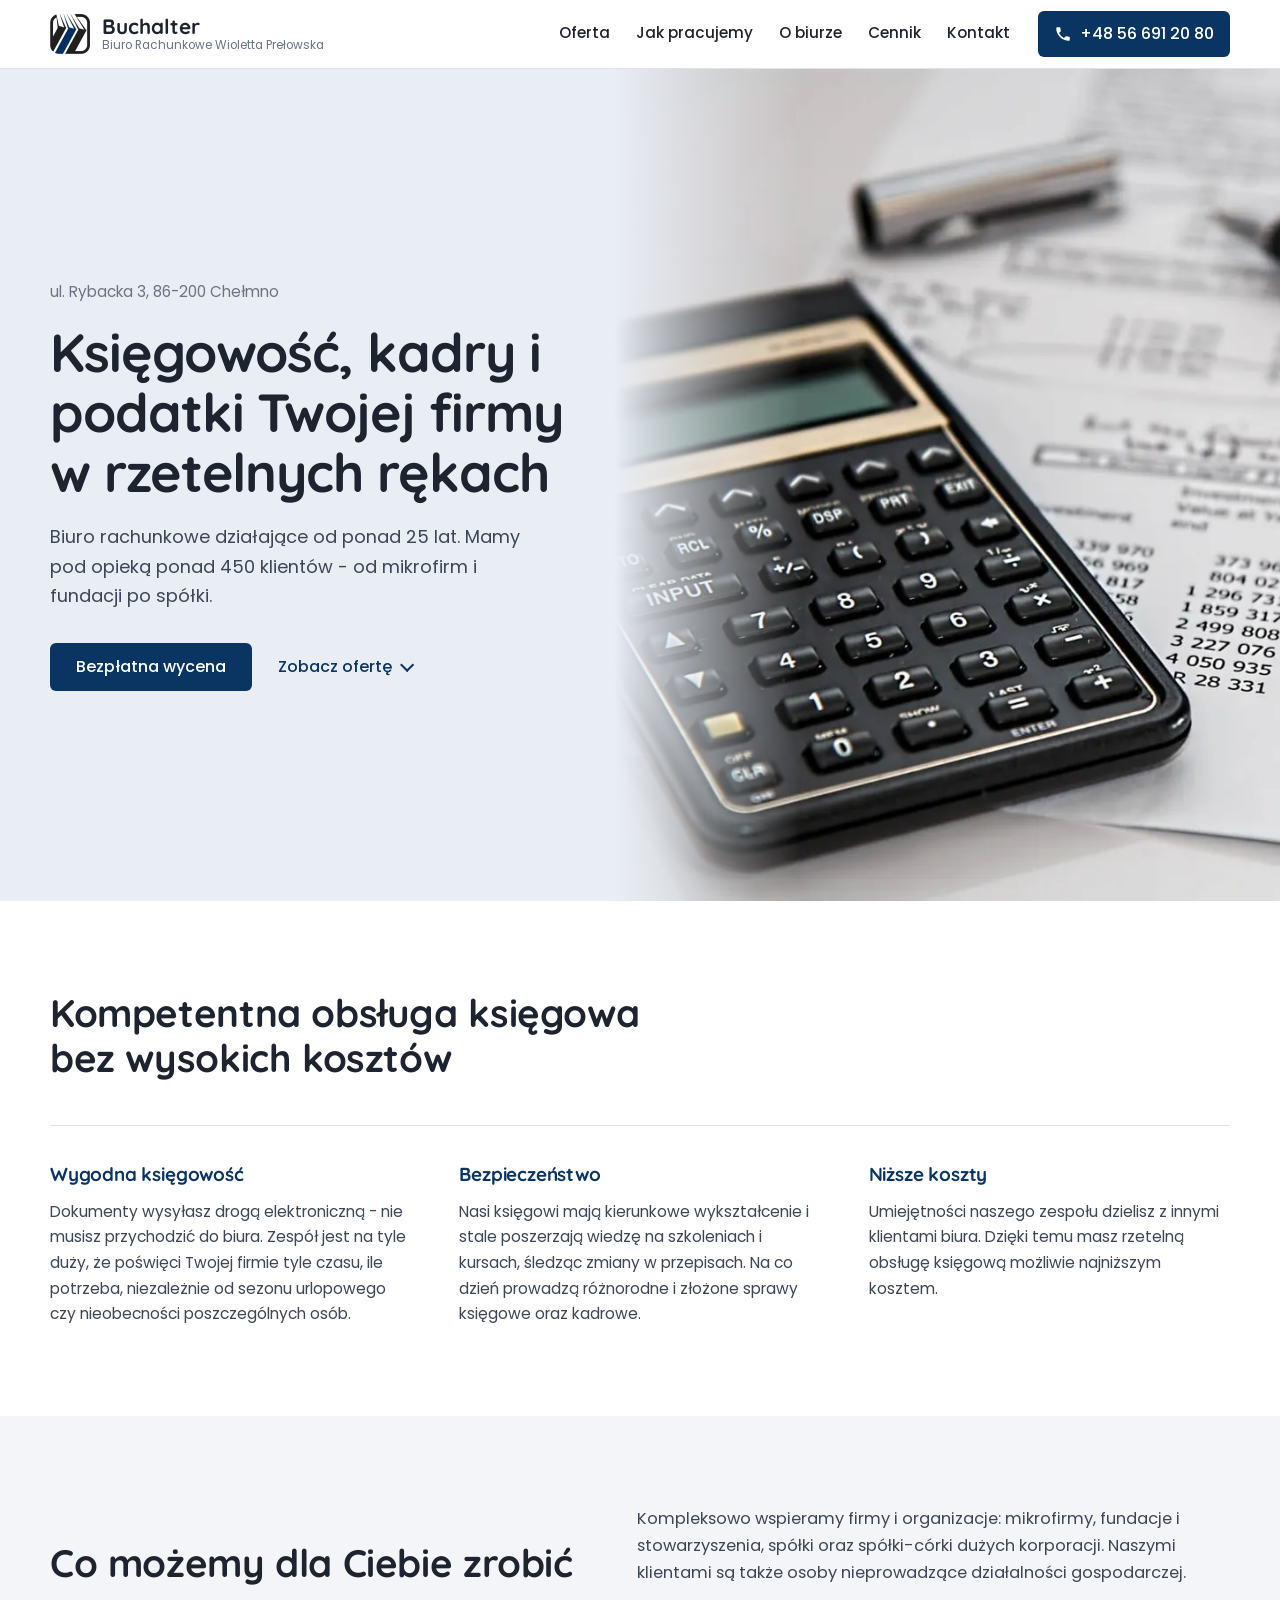
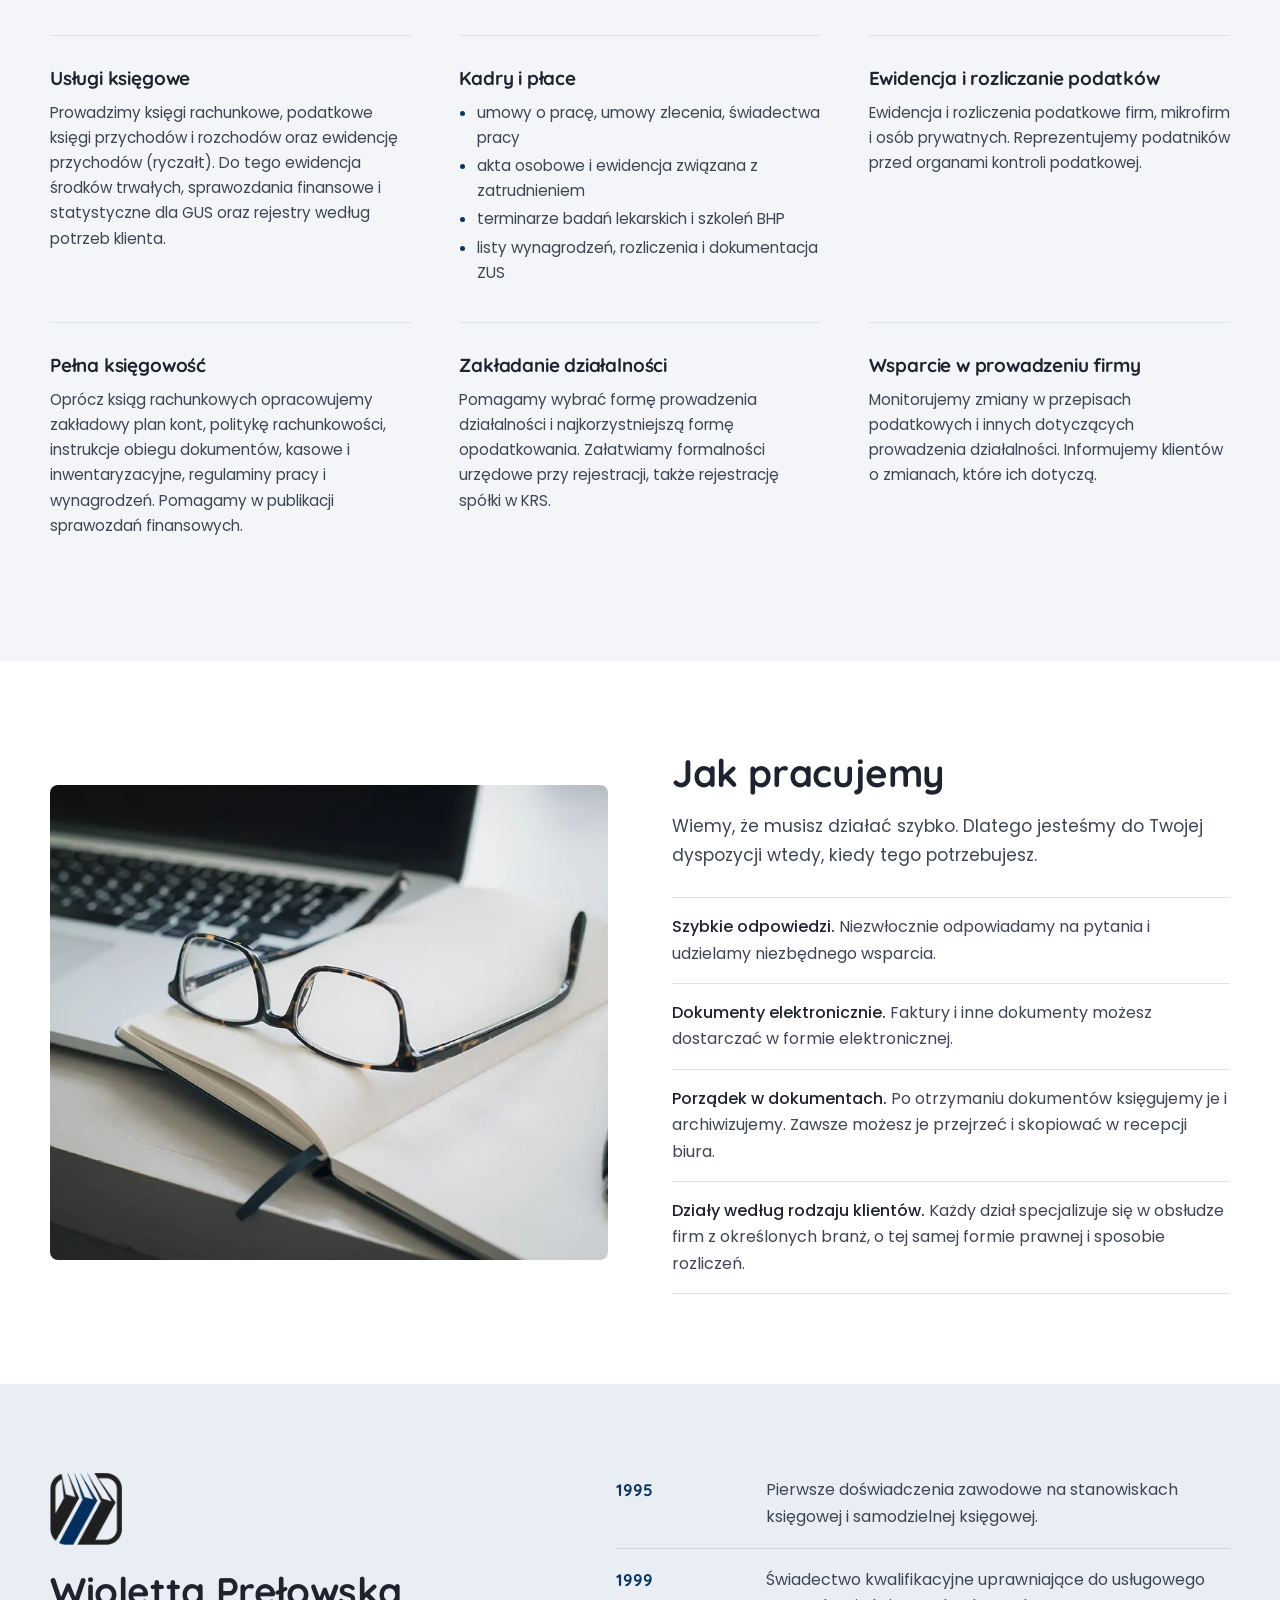
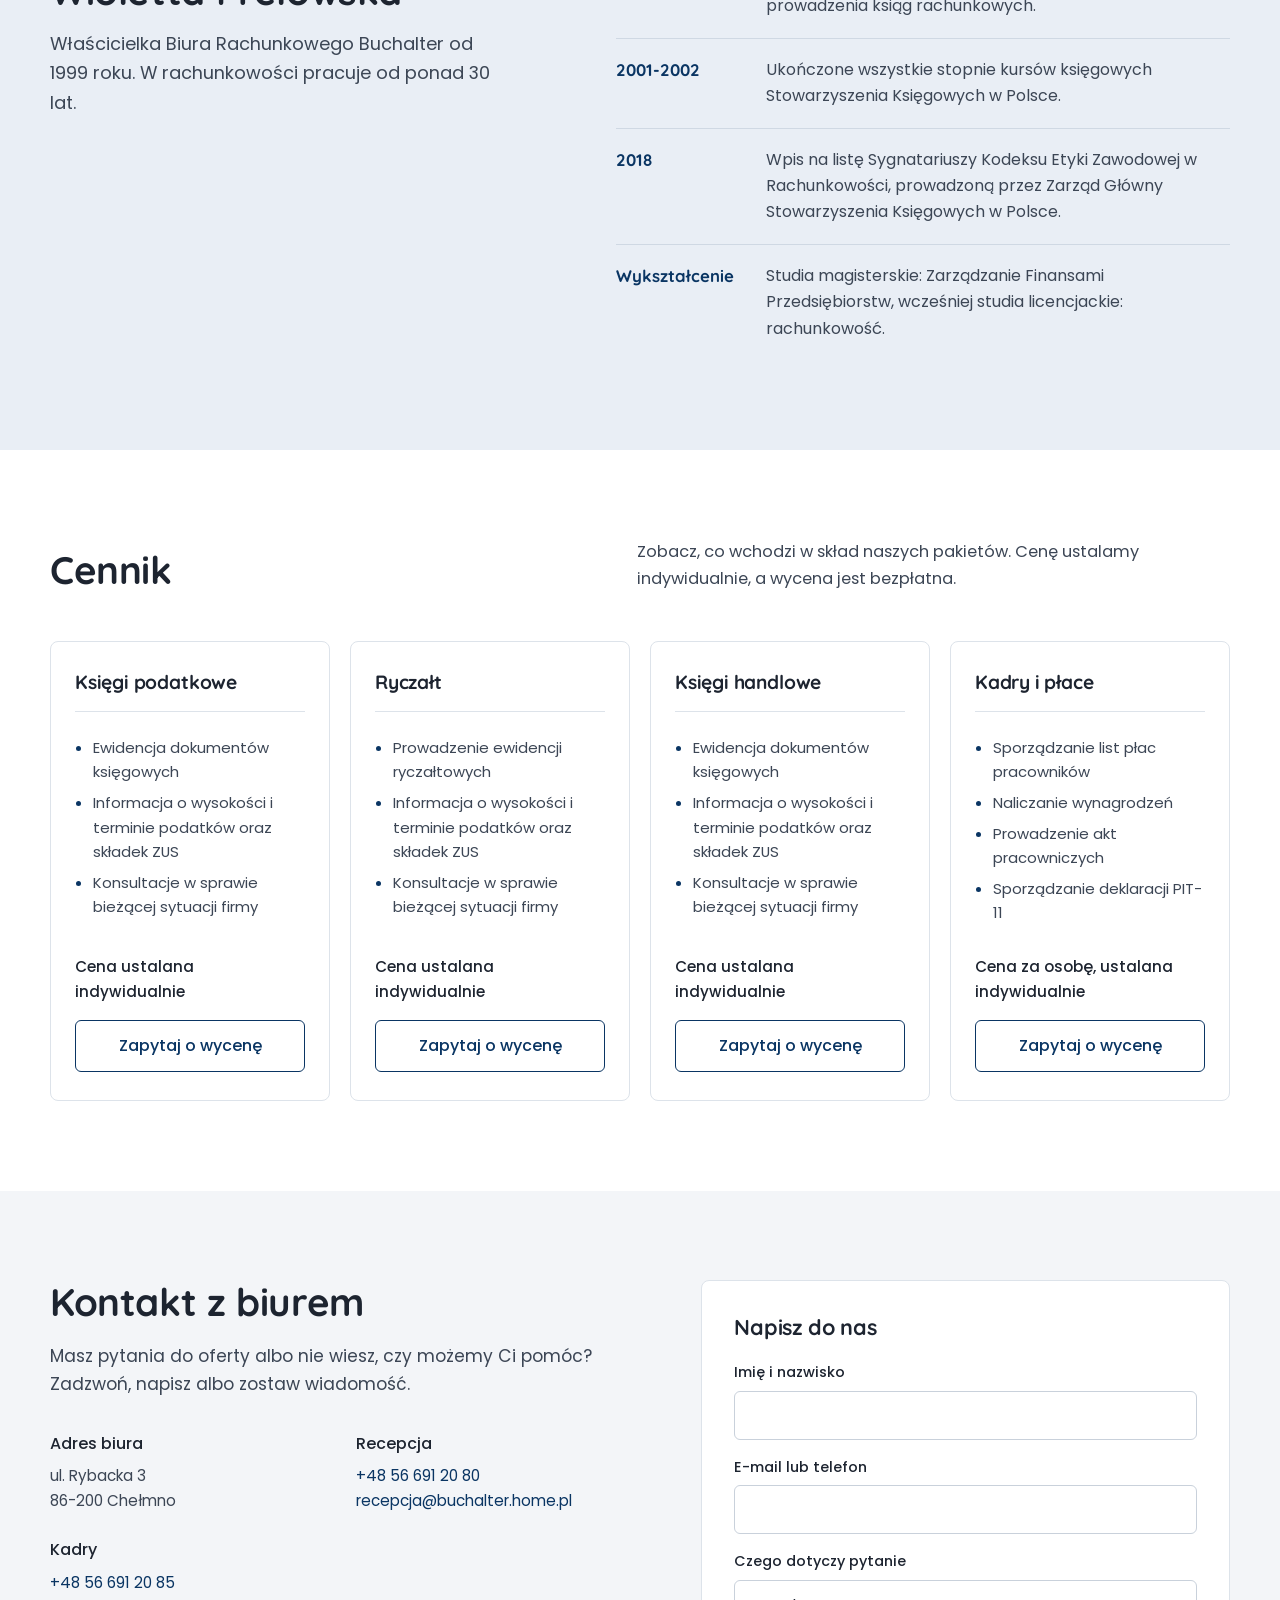
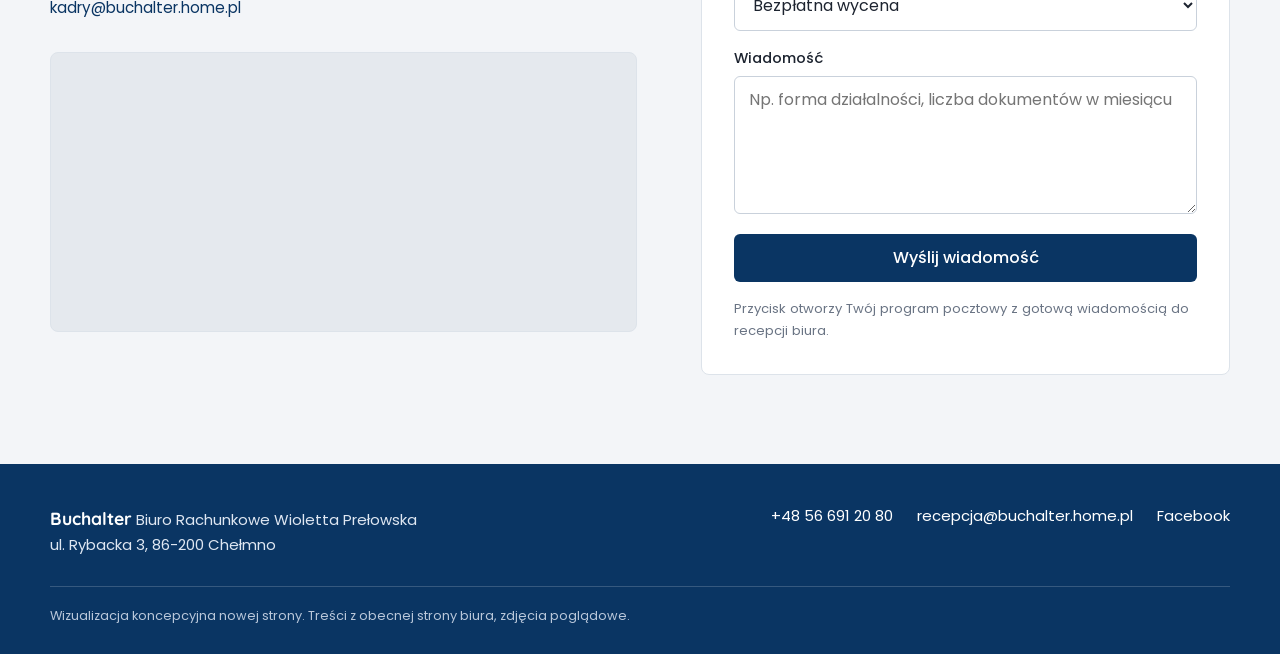
<file: wizualizacja/index.html>
<!doctype html>
<html lang="pl">
<head>
<meta charset="utf-8">
<meta name="viewport" content="width=device-width, initial-scale=1, viewport-fit=cover">
<meta name="robots" content="noindex, nofollow">
<link rel="canonical" href="https://wylinka-podglad.pl/buchalter-koncepcja/">
<title>Buchalter - Biuro Rachunkowe Wioletta Prełowska, Chełmno</title>
<meta name="description" content="Biuro Rachunkowe Buchalter w Chełmnie: księgowość, kadry i płace, rozliczenia podatkowe, zakładanie działalności. ul. Rybacka 3, tel. +48 56 691 20 80.">
<meta name="theme-color" content="#0a3563">
<link rel="icon" href="img/favicon.png">
<link rel="preconnect" href="https://fonts.googleapis.com">
<link rel="preconnect" href="https://fonts.gstatic.com" crossorigin>
<link href="https://fonts.googleapis.com/css2?family=Quicksand:wght@500;600;700&family=Poppins:wght@400;500&display=swap" rel="stylesheet">
<link rel="preload" as="image" href="img/biuro-kalkulator-900.webp" media="(max-width: 760px)">
<link rel="stylesheet" href="style.css">
</head>
<body>
<!-- Wizualizacja koncepcyjna nowej strony. Wszystkie treści i dane pochodzą z obecnej strony buchalter.cloud. Zdjęcia: z obecnej strony (Unsplash). -->
<header class="top" id="top">
  <div class="wrap top-in">
    <a class="marka" href="#top" aria-label="Buchalter - strona główna">
      <img src="img/logo.png" alt="" width="40" height="40">
      <span><b>Buchalter</b><small>Biuro Rachunkowe Wioletta Prełowska</small></span>
    </a>
    <nav class="menu" id="menu" aria-label="Menu główne">
      <a href="#oferta">Oferta</a>
      <a href="#jak-pracujemy">Jak pracujemy</a>
      <a href="#o-biurze">O biurze</a>
      <a href="#cennik">Cennik</a>
      <a href="#kontakt">Kontakt</a>
    </nav>
    <a class="tel-top" id="telTop" href="tel:+48566912080" aria-label="Zadzwoń: +48 56 691 20 80">
      <svg viewBox="0 0 24 24" aria-hidden="true"><path d="M6.6 10.8a15.1 15.1 0 0 0 6.6 6.6l2.2-2.2a1 1 0 0 1 1-.25 11.4 11.4 0 0 0 3.6.57 1 1 0 0 1 1 1V20a1 1 0 0 1-1 1A17 17 0 0 1 3 4a1 1 0 0 1 1-1h3.5a1 1 0 0 1 1 1c0 1.25.2 2.45.57 3.57a1 1 0 0 1-.25 1z"/></svg>
      <span>+48 56 691 20 80</span>
    </a>
    <button class="burger" id="burger" aria-label="Otwórz menu" aria-expanded="false" aria-controls="menu"><span></span><span></span><span></span></button>
  </div>
</header>

<main>
  <section class="hero">
    <figure class="hero-foto">
      <picture>
        <source media="(max-width: 760px)" srcset="img/biuro-kalkulator-900.webp">
        <img src="img/biuro-kalkulator.webp" alt="Kalkulator, pióro i zestawienie finansowe na biurku" width="1600" height="943">
      </picture>
    </figure>
    <div class="hero-in">
      <div class="wrap hero-txt">
        <p class="adres">ul. Rybacka 3, 86-200 Chełmno</p>
        <h1>Księgowość, kadry i podatki Twojej firmy w rzetelnych rękach</h1>
        <p class="lead">Biuro rachunkowe działające od ponad 25 lat. Mamy pod opieką ponad 450 klientów - od mikrofirm i fundacji po spółki.</p>
        <div class="hero-cta" id="heroCta">
          <a class="btn" href="#kontakt">Bezpłatna wycena</a>
          <a class="link-strz" href="#oferta">Zobacz ofertę</a>
        </div>
      </div>
    </div>
  </section>

  <section class="dlaczego">
    <div class="wrap">
      <h2>Kompetentna obsługa księgowa bez wysokich kosztów</h2>
      <div class="trzy">
        <div>
          <h3>Wygodna księgowość</h3>
          <p>Dokumenty wysyłasz drogą elektroniczną - nie musisz przychodzić do biura. Zespół jest na tyle duży, że poświęci Twojej firmie tyle czasu, ile potrzeba, niezależnie od sezonu urlopowego czy nieobecności poszczególnych osób.</p>
        </div>
        <div>
          <h3>Bezpieczeństwo</h3>
          <p>Nasi księgowi mają kierunkowe wykształcenie i stale poszerzają wiedzę na szkoleniach i kursach, śledząc zmiany w przepisach. Na co dzień prowadzą różnorodne i złożone sprawy księgowe oraz kadrowe.</p>
        </div>
        <div>
          <h3>Niższe koszty</h3>
          <p>Umiejętności naszego zespołu dzielisz z innymi klientami biura. Dzięki temu masz rzetelną obsługę księgową możliwie najniższym kosztem.</p>
        </div>
      </div>
    </div>
  </section>

  <section class="oferta" id="oferta">
    <div class="wrap">
      <div class="sek-glowa">
        <h2>Co możemy dla Ciebie zrobić</h2>
        <p>Kompleksowo wspieramy firmy i organizacje: mikrofirmy, fundacje i stowarzyszenia, spółki oraz spółki-córki dużych korporacji. Naszymi klientami są także osoby nieprowadzące działalności gospodarczej.</p>
      </div>
      <div class="uslugi">
        <article>
          <h3>Usługi księgowe</h3>
          <p>Prowadzimy księgi rachunkowe, podatkowe księgi przychodów i rozchodów oraz ewidencję przychodów (ryczałt). Do tego ewidencja środków trwałych, sprawozdania finansowe i statystyczne dla GUS oraz rejestry według potrzeb klienta.</p>
        </article>
        <article>
          <h3>Kadry i płace</h3>
          <ul>
            <li>umowy o pracę, umowy zlecenia, świadectwa pracy</li>
            <li>akta osobowe i ewidencja związana z zatrudnieniem</li>
            <li>terminarze badań lekarskich i szkoleń BHP</li>
            <li>listy wynagrodzeń, rozliczenia i dokumentacja ZUS</li>
          </ul>
        </article>
        <article>
          <h3>Ewidencja i rozliczanie podatków</h3>
          <p>Ewidencja i rozliczenia podatkowe firm, mikrofirm i osób prywatnych. Reprezentujemy podatników przed organami kontroli podatkowej.</p>
        </article>
        <article>
          <h3>Pełna księgowość</h3>
          <p>Oprócz ksiąg rachunkowych opracowujemy zakładowy plan kont, politykę rachunkowości, instrukcje obiegu dokumentów, kasowe i inwentaryzacyjne, regulaminy pracy i wynagrodzeń. Pomagamy w publikacji sprawozdań finansowych.</p>
        </article>
        <article>
          <h3>Zakładanie działalności</h3>
          <p>Pomagamy wybrać formę prowadzenia działalności i najkorzystniejszą formę opodatkowania. Załatwiamy formalności urzędowe przy rejestracji, także rejestrację spółki w KRS.</p>
        </article>
        <article>
          <h3>Wsparcie w prowadzeniu firmy</h3>
          <p>Monitorujemy zmiany w przepisach podatkowych i innych dotyczących prowadzenia działalności. Informujemy klientów o zmianach, które ich dotyczą.</p>
        </article>
      </div>
    </div>
  </section>

  <section class="praca" id="jak-pracujemy">
    <div class="wrap praca-in">
      <figure class="praca-foto"><img src="img/notatnik.webp" alt="Laptop, notatnik i okulary na biurku" width="1000" height="667" loading="lazy"></figure>
      <div class="praca-txt">
        <h2>Jak pracujemy</h2>
        <p class="lead2">Wiemy, że musisz działać szybko. Dlatego jesteśmy do Twojej dyspozycji wtedy, kiedy tego potrzebujesz.</p>
        <ul class="punkty">
          <li><b>Szybkie odpowiedzi.</b> Niezwłocznie odpowiadamy na pytania i udzielamy niezbędnego wsparcia.</li>
          <li><b>Dokumenty elektronicznie.</b> Faktury i inne dokumenty możesz dostarczać w formie elektronicznej.</li>
          <li><b>Porządek w dokumentach.</b> Po otrzymaniu dokumentów księgujemy je i archiwizujemy. Zawsze możesz je przejrzeć i skopiować w recepcji biura.</li>
          <li><b>Działy według rodzaju klientów.</b> Każdy dział specjalizuje się w obsłudze firm z określonych branż, o tej samej formie prawnej i sposobie rozliczeń.</li>
        </ul>
      </div>
    </div>
  </section>

  <section class="obiurze" id="o-biurze">
    <div class="wrap obiurze-in">
      <div class="ob-glowa">
        <img src="img/logo.png" alt="" width="72" height="72" loading="lazy">
        <h2>Wioletta Prełowska</h2>
        <p>Właścicielka Biura Rachunkowego Buchalter od 1999 roku. W rachunkowości pracuje od ponad 30 lat.</p>
      </div>
      <ul class="sciezka">
        <li><span>1995</span><p>Pierwsze doświadczenia zawodowe na stanowiskach księgowej i samodzielnej księgowej.</p></li>
        <li><span>1999</span><p>Świadectwo kwalifikacyjne uprawniające do usługowego prowadzenia ksiąg rachunkowych.</p></li>
        <li><span>2001-2002</span><p>Ukończone wszystkie stopnie kursów księgowych Stowarzyszenia Księgowych w Polsce.</p></li>
        <li><span>2018</span><p>Wpis na listę Sygnatariuszy Kodeksu Etyki Zawodowej w Rachunkowości, prowadzoną przez Zarząd Główny Stowarzyszenia Księgowych w Polsce.</p></li>
        <li><span>Wykształcenie</span><p>Studia magisterskie: Zarządzanie Finansami Przedsiębiorstw, wcześniej studia licencjackie: rachunkowość.</p></li>
      </ul>
    </div>
  </section>

  <section class="cennik" id="cennik">
    <div class="wrap">
      <div class="sek-glowa">
        <h2>Cennik</h2>
        <p>Zobacz, co wchodzi w skład naszych pakietów. Cenę ustalamy indywidualnie, a wycena jest bezpłatna.</p>
      </div>
      <div class="pakiety">
        <article class="pakiet">
          <h3>Księgi podatkowe</h3>
          <ul>
            <li>Ewidencja dokumentów księgowych</li>
            <li>Informacja o wysokości i terminie podatków oraz składek ZUS</li>
            <li>Konsultacje w sprawie bieżącej sytuacji firmy</li>
          </ul>
          <p class="cena">Cena ustalana indywidualnie</p>
          <a class="btn-out" href="#kontakt" data-pakiet="Księgi podatkowe">Zapytaj o wycenę</a>
        </article>
        <article class="pakiet">
          <h3>Ryczałt</h3>
          <ul>
            <li>Prowadzenie ewidencji ryczałtowych</li>
            <li>Informacja o wysokości i terminie podatków oraz składek ZUS</li>
            <li>Konsultacje w sprawie bieżącej sytuacji firmy</li>
          </ul>
          <p class="cena">Cena ustalana indywidualnie</p>
          <a class="btn-out" href="#kontakt" data-pakiet="Ryczałt">Zapytaj o wycenę</a>
        </article>
        <article class="pakiet">
          <h3>Księgi handlowe</h3>
          <ul>
            <li>Ewidencja dokumentów księgowych</li>
            <li>Informacja o wysokości i terminie podatków oraz składek ZUS</li>
            <li>Konsultacje w sprawie bieżącej sytuacji firmy</li>
          </ul>
          <p class="cena">Cena ustalana indywidualnie</p>
          <a class="btn-out" href="#kontakt" data-pakiet="Księgi handlowe">Zapytaj o wycenę</a>
        </article>
        <article class="pakiet">
          <h3>Kadry i płace</h3>
          <ul>
            <li>Sporządzanie list płac pracowników</li>
            <li>Naliczanie wynagrodzeń</li>
            <li>Prowadzenie akt pracowniczych</li>
            <li>Sporządzanie deklaracji PIT-11</li>
          </ul>
          <p class="cena">Cena za osobę, ustalana indywidualnie</p>
          <a class="btn-out" href="#kontakt" data-pakiet="Kadry i płace">Zapytaj o wycenę</a>
        </article>
      </div>
    </div>
  </section>

  <section class="kontakt" id="kontakt">
    <div class="wrap kontakt-in">
      <div class="kontakt-dane">
        <h2>Kontakt z biurem</h2>
        <p class="lead2">Masz pytania do oferty albo nie wiesz, czy możemy Ci pomóc? Zadzwoń, napisz albo zostaw wiadomość.</p>
        <dl class="dane">
          <div>
            <dt>Adres biura</dt>
            <dd>ul. Rybacka 3<br>86-200 Chełmno</dd>
          </div>
          <div>
            <dt>Recepcja</dt>
            <dd><a href="tel:+48566912080">+48 56 691 20 80</a><br><a href="mailto:recepcja@buchalter.home.pl">recepcja@buchalter.home.pl</a></dd>
          </div>
          <div>
            <dt>Kadry</dt>
            <dd><a href="tel:+48566912085">+48 56 691 20 85</a><br><a href="mailto:kadry@buchalter.home.pl">kadry@buchalter.home.pl</a></dd>
          </div>
        </dl>
        <div class="mapa">
          <iframe title="Mapa: ul. Rybacka 3, Chełmno" src="https://maps.google.com/maps?q=Rybacka%203%2C%2086-200%20Che%C5%82mno&z=16&output=embed" loading="lazy" referrerpolicy="no-referrer-when-downgrade"></iframe>
        </div>
      </div>
      <form class="formularz" id="form" novalidate>
        <h3>Napisz do nas</h3>
        <label>Imię i nazwisko<input name="imie" autocomplete="name"></label>
        <label>E-mail lub telefon<input name="kontakt" required></label>
        <label>Czego dotyczy pytanie<select name="temat">
          <option>Bezpłatna wycena</option>
          <option>Księgi podatkowe</option>
          <option>Ryczałt</option>
          <option>Księgi handlowe</option>
          <option>Kadry i płace</option>
          <option>Zakładanie działalności</option>
          <option>Inne pytanie</option>
        </select></label>
        <label>Wiadomość<textarea name="wiadomosc" rows="5" required placeholder="Np. forma działalności, liczba dokumentów w miesiącu"></textarea></label>
        <button class="btn" type="submit">Wyślij wiadomość</button>
        <p class="uwaga" id="formInfo">Przycisk otworzy Twój program pocztowy z gotową wiadomością do recepcji biura.</p>
      </form>
    </div>
  </section>
</main>

<footer class="stopka">
  <div class="wrap stopka-in">
    <div>
      <b>Buchalter</b> Biuro Rachunkowe Wioletta Prełowska<br>
      ul. Rybacka 3, 86-200 Chełmno
    </div>
    <div class="stopka-linki">
      <a href="tel:+48566912080">+48 56 691 20 80</a>
      <a href="mailto:recepcja@buchalter.home.pl">recepcja@buchalter.home.pl</a>
      <a href="https://www.facebook.com/profile.php?id=100063471177071" target="_blank" rel="noopener">Facebook</a>
    </div>
  </div>
  <p class="wrap info">Wizualizacja koncepcyjna nowej strony. Treści z obecnej strony biura, zdjęcia poglądowe.</p>
</footer>

<div class="mob" id="mob" aria-hidden="true">
  <a class="mob-tel" href="tel:+48566912080" tabindex="-1">Zadzwoń</a>
  <a class="mob-cta" href="#kontakt" tabindex="-1">Bezpłatna wycena</a>
</div>

<script src="app.js"></script>
</body>
</html>
</file>
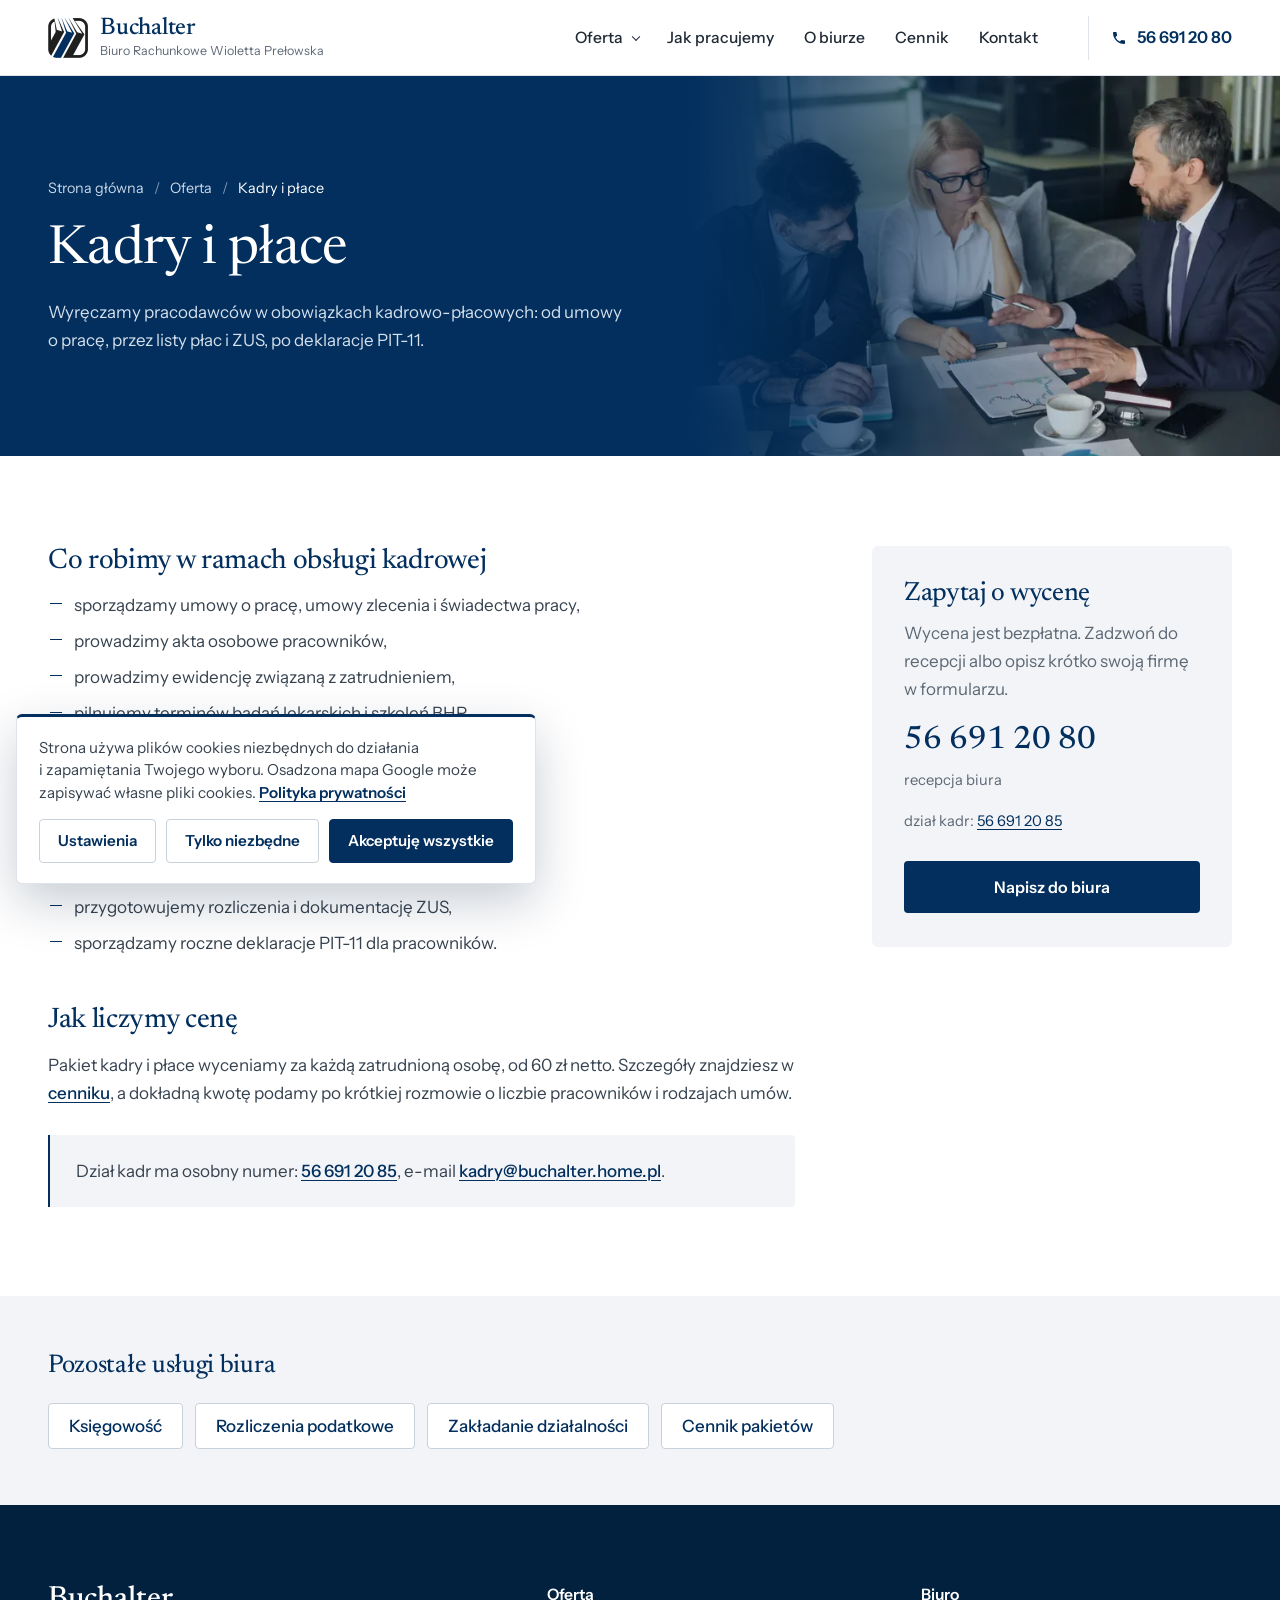
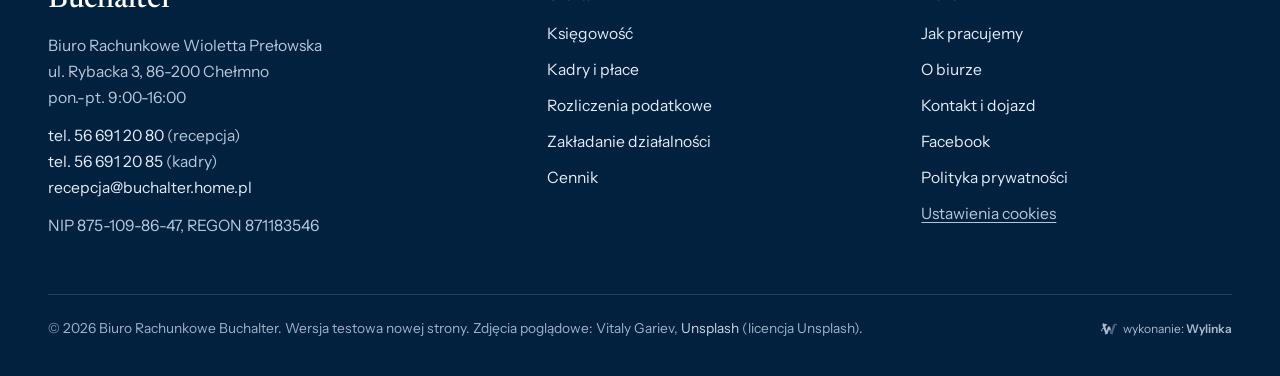
<file: oferta/kadry-i-place/index.html>
<!doctype html>
<html lang="pl">
<head>
<meta charset="utf-8">
<meta name="viewport" content="width=device-width, initial-scale=1, viewport-fit=cover">
<meta name="robots" content="noindex, nofollow">
<title>Kadry i płace Chełmno - obsługa kadrowo-płacowa | Buchalter</title>
<meta name="description" content="Obsługa kadrowo-płacowa w Chełmnie: umowy o pracę i zlecenia, akta osobowe, badania i szkolenia BHP, listy płac, ZUS, PIT-11. Dział kadr: tel. 56 691 20 85.">
<link rel="canonical" href="https://buchalter.cloud/oferta/kadry-i-place/">
<meta name="theme-color" content="#022f5e">
<meta property="og:type" content="website">
<meta property="og:locale" content="pl_PL">
<meta property="og:site_name" content="Biuro Rachunkowe Buchalter">
<meta property="og:title" content="Kadry i płace Chełmno - obsługa kadrowo-płacowa | Buchalter">
<meta property="og:description" content="Obsługa kadrowo-płacowa w Chełmnie: umowy o pracę i zlecenia, akta osobowe, badania i szkolenia BHP, listy płac, ZUS, PIT-11. Dział kadr: tel. 56 691 20 85.">
<meta property="og:url" content="https://buchalter.cloud/oferta/kadry-i-place/">
<meta property="og:image" content="https://buchalter.cloud/assets/img/og-buchalter.jpg">
<meta name="geo.region" content="PL-KP">
<meta name="geo.placename" content="Chełmno">
<link rel="icon" href="../../assets/img/favicon.png">
<link rel="preload" as="font" type="font/woff2" href="../../assets/fonts/newsreader-n-latin.woff2" crossorigin>
<link rel="preload" as="font" type="font/woff2" href="../../assets/fonts/instrumentsans-latin.woff2" crossorigin>
<link rel="stylesheet" href="../../assets/css/style.css?v=4">

<script type="application/ld+json">{"@context":"https://schema.org","@type":"BreadcrumbList","itemListElement":[{"@type":"ListItem","position":1,"name":"Strona główna","item":"https://buchalter.cloud/"},{"@type":"ListItem","position":2,"name":"Oferta","item":"https://buchalter.cloud/oferta/"},{"@type":"ListItem","position":3,"name":"Kadry i płace","item":"https://buchalter.cloud/oferta/kadry-i-place/"}]}</script>
<script type="application/ld+json">{"@context":"https://schema.org","@type":"Service","name":"Kadry i płace","serviceType":"Kadry i płace","provider":{"@id":"https://buchalter.cloud/#biuro"},"areaServed":{"@type":"City","name":"Chełmno"},"url":"https://buchalter.cloud/oferta/kadry-i-place/"}</script>
</head>
<body class="pod">
<a class="skip" href="#tresc">Przejdź do treści</a>
<header class="top">
  <div class="wrap top-in">
    <a class="marka" href="../../" aria-label="Buchalter - strona główna">
      <img src="../../assets/img/logo.png" alt="" width="40" height="40">
      <span><b>Buchalter</b><small>Biuro Rachunkowe Wioletta Prełowska</small></span>
    </a>
    <nav class="menu" id="menu" aria-label="Menu główne"><div class="menu-grupa"><a href="../../oferta/">Oferta</a><div class="podmenu"><a href="../../oferta/ksiegowosc/">Księgowość</a><a href="../../oferta/kadry-i-place/" aria-current="page">Kadry i&nbsp;płace</a><a href="../../oferta/podatki/">Rozliczenia podatkowe</a><a href="../../oferta/zakladanie-dzialalnosci/">Zakładanie działalności</a></div></div><a href="../../jak-pracujemy/">Jak pracujemy</a><a href="../../o-biurze/">O&nbsp;biurze</a><a href="../../cennik/">Cennik</a><a href="../../kontakt/">Kontakt</a><a class="menu-wycena" href="../../kontakt/#formularz">Bezpłatna wycena</a></nav>
    <a class="tel-top" href="tel:+48566912080" aria-label="Zadzwoń do biura: 56 691 20 80"><svg viewBox="0 0 24 24" aria-hidden="true"><path d="M6.6 10.8a15.1 15.1 0 0 0 6.6 6.6l2.2-2.2a1 1 0 0 1 1-.25 11.4 11.4 0 0 0 3.6.57 1 1 0 0 1 1 1V20a1 1 0 0 1-1 1A17 17 0 0 1 3 4a1 1 0 0 1 1-1h3.5a1 1 0 0 1 1 1c0 1.25.2 2.45.57 3.57a1 1 0 0 1-.25 1z"/></svg><span>56 691 20 80</span></a>
    <button class="burger" id="burger" type="button" aria-label="Otwórz menu" aria-expanded="false" aria-controls="menu"><span></span><span></span><span></span></button>
  </div>
</header>
<main id="tresc">
<section class="glowa-strony z-foto">
  <figure class="glowa-foto"><img src="../../assets/img/zespol-1400.webp" srcset="../../assets/img/zespol-800.webp 800w, ../../assets/img/zespol-1400.webp 1400w" sizes="50vw" alt="" width="1400" height="788" fetchpriority="high"></figure>
  <div class="wrap">
    <nav class="okruszki" aria-label="Jesteś tutaj"><ol><li><a href="../../">Strona główna</a></li><li><a href="../../oferta/">Oferta</a></li><li><a href="../../oferta/kadry-i-place/" aria-current="page">Kadry i&nbsp;płace</a></li></ol></nav>
    <h1>Kadry i&nbsp;płace</h1>
    <p class="lead">Wyręczamy pracodawców w&nbsp;obowiązkach kadrowo-płacowych: od umowy o&nbsp;pracę, przez listy płac i&nbsp;ZUS, po deklaracje PIT-11.</p>
  </div>
</section>
<section>
  <div class="wrap uklad">
    <div class="tresc">
<h2>Co robimy w&nbsp;ramach obsługi kadrowej</h2>
<ul>
  <li>sporządzamy umowy o&nbsp;pracę, umowy zlecenia i&nbsp;świadectwa pracy,</li>
  <li>prowadzimy akta osobowe pracowników,</li>
  <li>prowadzimy ewidencję związaną z&nbsp;zatrudnieniem,</li>
  <li>pilnujemy terminów badań lekarskich i&nbsp;szkoleń BHP,</li>
  <li>prowadzimy bieżące sprawy kadrowe.</li>
</ul>
<h2>Płace i&nbsp;ZUS</h2>
<ul>
  <li>sporządzamy listy płac i&nbsp;naliczamy wynagrodzenia,</li>
  <li>przygotowujemy rozliczenia i&nbsp;dokumentację ZUS,</li>
  <li>sporządzamy roczne deklaracje PIT-11 dla pracowników.</li>
</ul>
<h2>Jak liczymy cenę</h2>
<p>Pakiet kadry i&nbsp;płace wyceniamy za każdą zatrudnioną osobę, od 60 zł netto. Szczegóły znajdziesz w <a href="../../cennik/">cenniku</a>, a&nbsp;dokładną kwotę podamy po krótkiej rozmowie o&nbsp;liczbie pracowników i&nbsp;rodzajach umów.</p>
<p class="ramka">Dział kadr ma osobny numer: <a href="tel:+48566912085">56 691 20 85</a>, e-mail <a href="mailto:kadry@buchalter.home.pl">kadry@buchalter.home.pl</a>.</p>
    </div>
    <aside class="boczna" aria-label="Kontakt z biurem">
  <h2>Zapytaj o&nbsp;wycenę</h2>
  <p>Wycena jest bezpłatna. Zadzwoń do recepcji albo opisz krótko swoją firmę w&nbsp;formularzu.</p>
  <a class="tel-duzy" href="tel:+48566912080">56 691 20 80</a>
  <small>recepcja biura</small>
  <small class="kadry">dział kadr: <a href="tel:+48566912085">56 691 20 85</a></small>
  <a class="btn" href="../../kontakt/?temat=Kadry i płace#formularz">Napisz do biura</a>
</aside>
  </div>
</section>
<section class="inne">
  <div class="wrap">
    <h2>Pozostałe usługi biura</h2>
    <ul><li><a href="../../oferta/ksiegowosc/">Księgowość</a></li><li><a href="../../oferta/podatki/">Rozliczenia podatkowe</a></li><li><a href="../../oferta/zakladanie-dzialalnosci/">Zakładanie działalności</a></li><li><a href="../../cennik/">Cennik pakietów</a></li></ul>
  </div>
</section>
</main>
<footer class="stopka">
  <div class="wrap stopka-in">
    <div>
      <b class="firma">Buchalter</b>
      <p>Biuro Rachunkowe Wioletta Prełowska<br>ul. Rybacka 3, 86-200 Chełmno<br>pon.-pt. 9:00-16:00</p>
      <p><a href="tel:+48566912080">tel. 56 691 20 80</a> (recepcja)<br><a href="tel:+48566912085">tel. 56 691 20 85</a> (kadry)<br><a href="mailto:recepcja@buchalter.home.pl">recepcja@buchalter.home.pl</a></p>
      <p>NIP 875-109-86-47, REGON 871183546</p>
    </div>
    <div>
      <h2>Oferta</h2>
      <ul><li><a href="../../oferta/ksiegowosc/">Księgowość</a></li><li><a href="../../oferta/kadry-i-place/">Kadry i&nbsp;płace</a></li><li><a href="../../oferta/podatki/">Rozliczenia podatkowe</a></li><li><a href="../../oferta/zakladanie-dzialalnosci/">Zakładanie działalności</a></li><li><a href="../../cennik/">Cennik</a></li></ul>
    </div>
    <div>
      <h2>Biuro</h2>
      <ul><li><a href="../../jak-pracujemy/">Jak pracujemy</a></li><li><a href="../../o-biurze/">O&nbsp;biurze</a></li><li><a href="../../kontakt/">Kontakt i&nbsp;dojazd</a></li><li><a href="https://www.facebook.com/profile.php?id=100063471177071" rel="noopener" target="_blank">Facebook</a></li><li><a href="../../polityka-prywatnosci/">Polityka prywatności</a></li><li><button type="button" class="st-ck" data-ck-otworz>Ustawienia cookies</button></li></ul>
    </div>
  </div>
  <div class="wrap stopka-dol">
    <span>&copy; 2026 Biuro Rachunkowe Buchalter. Wersja testowa nowej strony. Zdjęcia poglądowe: Vitaly Gariev, <a href="https://unsplash.com/photos/M5k978V3qBc" rel="noopener" target="_blank">Unsplash</a> (licencja Unsplash).</span>
    <a class="wylinka-badge" href="https://wylinka.pl/?utm_source=buchalter.cloud&amp;utm_medium=stopka&amp;utm_campaign=wykonanie" rel="noopener" title="Strona wykonana przez Wylinka"><svg viewBox="0 0 64 64" aria-hidden="true" focusable="false" fill="currentColor"><path d="M9.8 22.8l-1.2-7.9 2.2-3.7 15.5 4.6-.5 1.5-7.2 5.5 4.7 15.6 5-15.6 7 0 4.1 12.7-4.2-.9-2.6 1.8-.8-2.2-5.3 15.6-4.3 0 .4 .2-2.1 2.8-1.3-1.1 1.1-1.4-3.1 .2-.1-1.7 2.2-.1-5.7-16.5-4.8 .6-.8 3.1 0 .5-.3 .5 .8 2.2-1.6 .5-.4-1.3-.8 1.6-1.5-.8 .8-1.6-1.4 .6-.6-1.6 2.3-.8 .2-.4 1.3-4.8 5.9-.8-2.4-6.9zM15.2 13.7l-.1-.4-.4 .8-.1 .8 .1 1 .1 .4 .3 .7 .3-.9 .1-.7 0-.8z"/><path class="wy-pod" d="M37.1 49.8l-4.5-13.3 2.6-1.8 4.2 .9 .9 2.8 3-9.7 0-.5 .1-.8 3.2-8.4 .5-1 .6-1 .9-1.1 1.3-1 1.1-.7 1.4-.5 1.4-.3 .7 0 .9 0 1.2 .3 1.4 .6 .8 .5 .7 .7 .6 .7 .5 .9 .3 .9 .1 .9 0 .8-.2 .9-.5 .9-.5 .6-.7 .5-.7 .3-.1-.1 0-.1 .5-.5 .3-.7 .2-.5 0-.6-.1-.6-.3-.7-.4-.5-.4-.4-.5-.3-.6-.3-.7 0-.7 .1-.6 .1-.5 .4-.5 .5-.3 .5-.2 .7-.1 1.5-1.4 5.1-.8 3.3-.3 .7-.5 .7-6 17.5 1.9 .1-.1 1.7-3.1-.2 1.1 1.4-1.3 1.1-2.1-2.8 .4-.2z"/><path class="wy-old" d="M40.8 50l.4-.2-4.1 0-4.2-12.5 2.5-1.7 4.3 .9 .6 1.9 .6-1.6 0-.3 2.4-7.8 0-.5 .1-.8 3.2-8.4 .4-.8 .6-.9 .9-1.2 .9-.9 1.3-.8 1.4-.6 1.2-.3 1.4-.1 1.3 .1 .6 .2 .8 .3 1.1 .6 .9 .7 .7 .9 .5 .9 .3 .9 .1 1.1-.1 .9-.3 .9-.4 .7-.6 .7-.6 .4-.6 .2-.1-.1 0-.1 .5-.5 .3-.7 .2-.5 0-.5-.1-.6-.2-.6-.3-.5-.4-.5-.5-.3-.6-.3-.7-.1-.6 0-.6 .1-.6 .3-.6 .5-.3 .4-.2 .5-.1 .5-.1 1.5-1.4 5.1-.8 3.3-.3 .7-.5 .7-6 17.5 1.9 .1-.1 1.7-3.1-.2 1.1 1.4-1.3 1.1zM49.6 17.1l.6 1.7-1.5 1.9 .4 .4 1.8-2.1-.7-2.1zM48.1 28.3l.5 1.8-1.7 1.8 .4 .4 1.9-2-.6-2.2zM37.9 41.7l1.7-1.5-.4-.4-1.7 1.4zM42.6 38.7l-1.5 2.8 1.1 2-1.3 2.6 .5 .2 1.5-2.8-1.1-2 1.4-2.5z"/></svg><span>wykonanie: <b>Wylinka</b></span></a>
  </div>
</footer>
<div class="mob" id="mob" aria-hidden="true">
  <a class="mob-tel" href="tel:+48566912080" tabindex="-1">Zadzwoń</a>
  <a class="mob-cta" href="../../kontakt/#formularz" tabindex="-1">Bezpłatna wycena</a>
</div>
<div class="ck" id="ck" hidden role="dialog" aria-label="Ustawienia plików cookies">
  <p class="ck-t">Strona używa plików cookies niezbędnych do działania i&nbsp;zapamiętania Twojego wyboru. Osadzona mapa Google może zapisywać własne pliki cookies. <a href="../../polityka-prywatnosci/#cookies">Polityka prywatności</a></p>
  <div class="ck-ust" hidden>
    <label><input type="checkbox" checked disabled> <span><b>Niezbędne</b> - zapamiętanie wyboru, zawsze włączone</span></label>
    <label><input type="checkbox" data-ck-kat="mapy" checked> <span><b>Mapy Google</b> - mapa dojazdu do biura</span></label>
  </div>
  <div class="ck-btn"><button type="button" class="ck-b ck-ustaw" data-ck="ustawienia">Ustawienia</button><button type="button" class="ck-b" data-ck="niezbedne">Tylko niezbędne</button><button type="button" class="ck-b ck-ok" data-ck="wszystkie">Akceptuję wszystkie</button></div>
</div>
<script src="../../assets/js/site.js?v=5" defer></script>
<script src="../../assets/js/ck.js?v=5" defer></script>
</body>
</html>
</file>
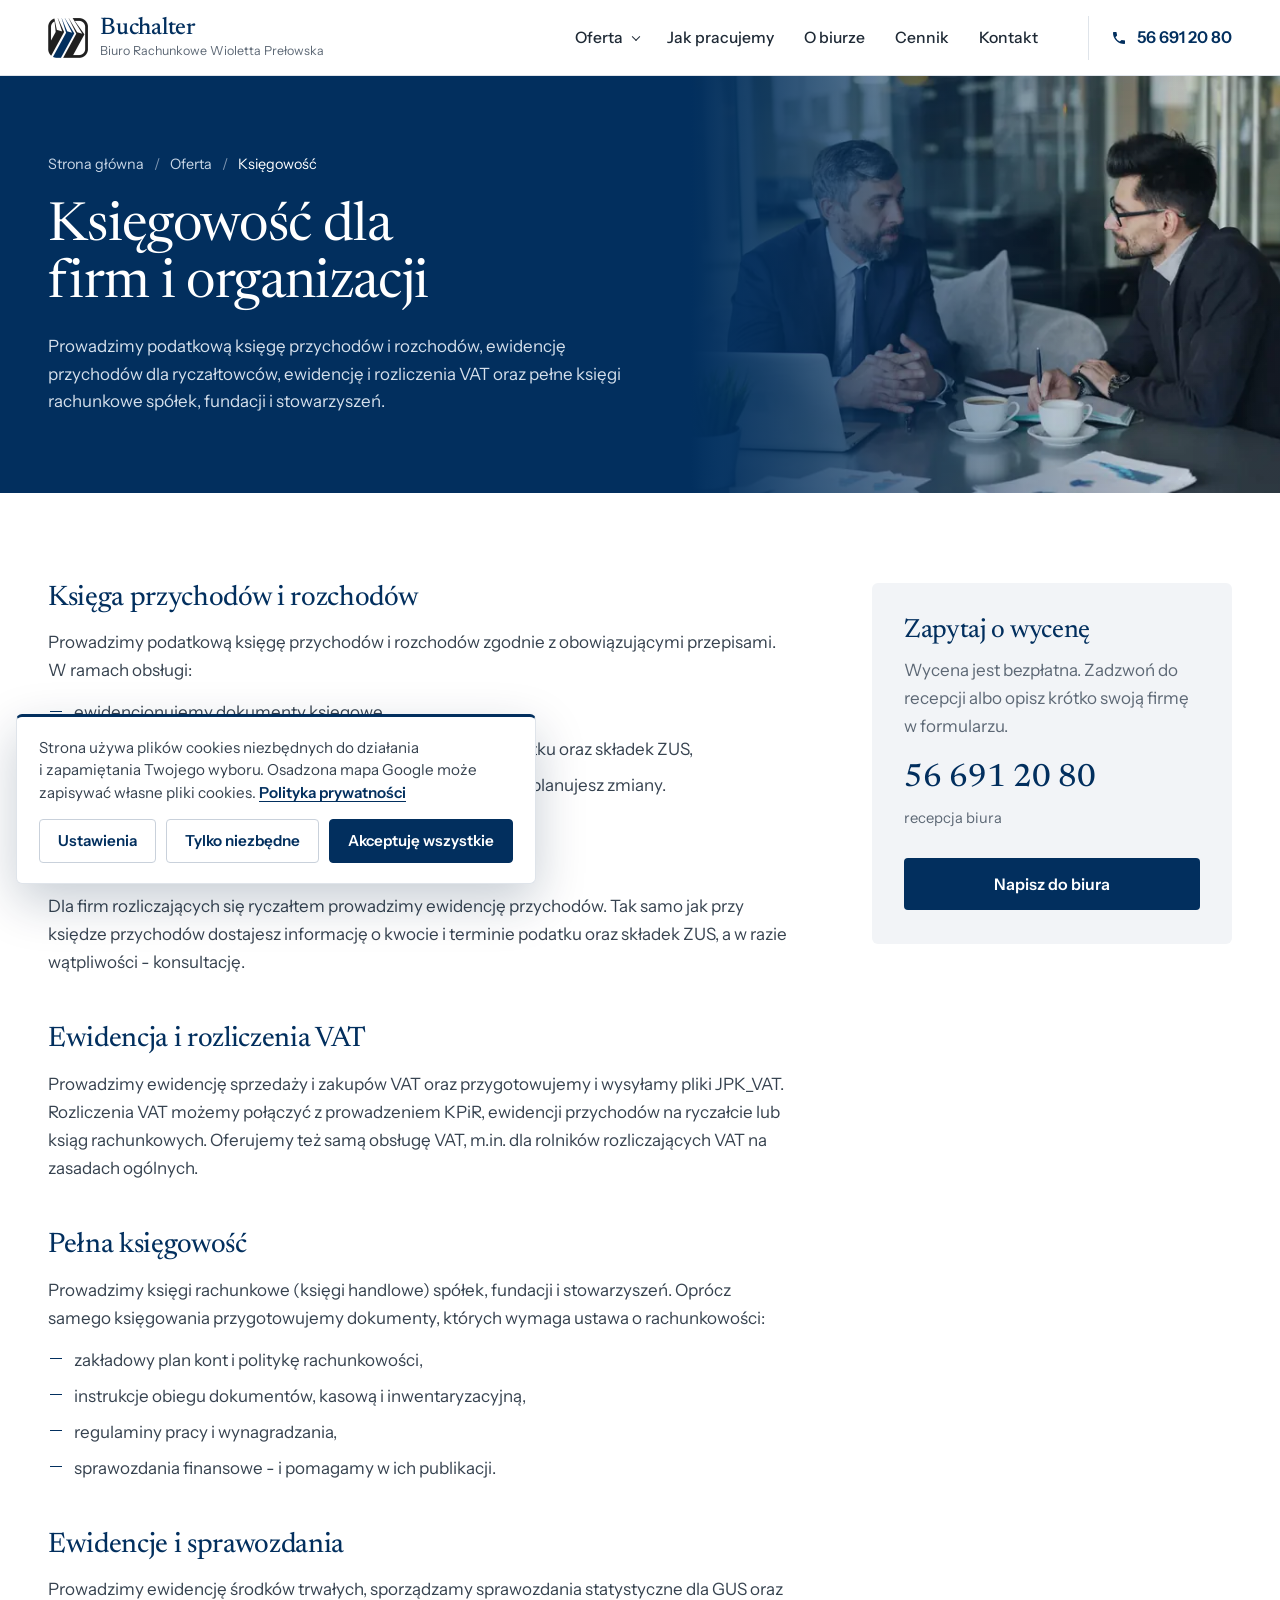
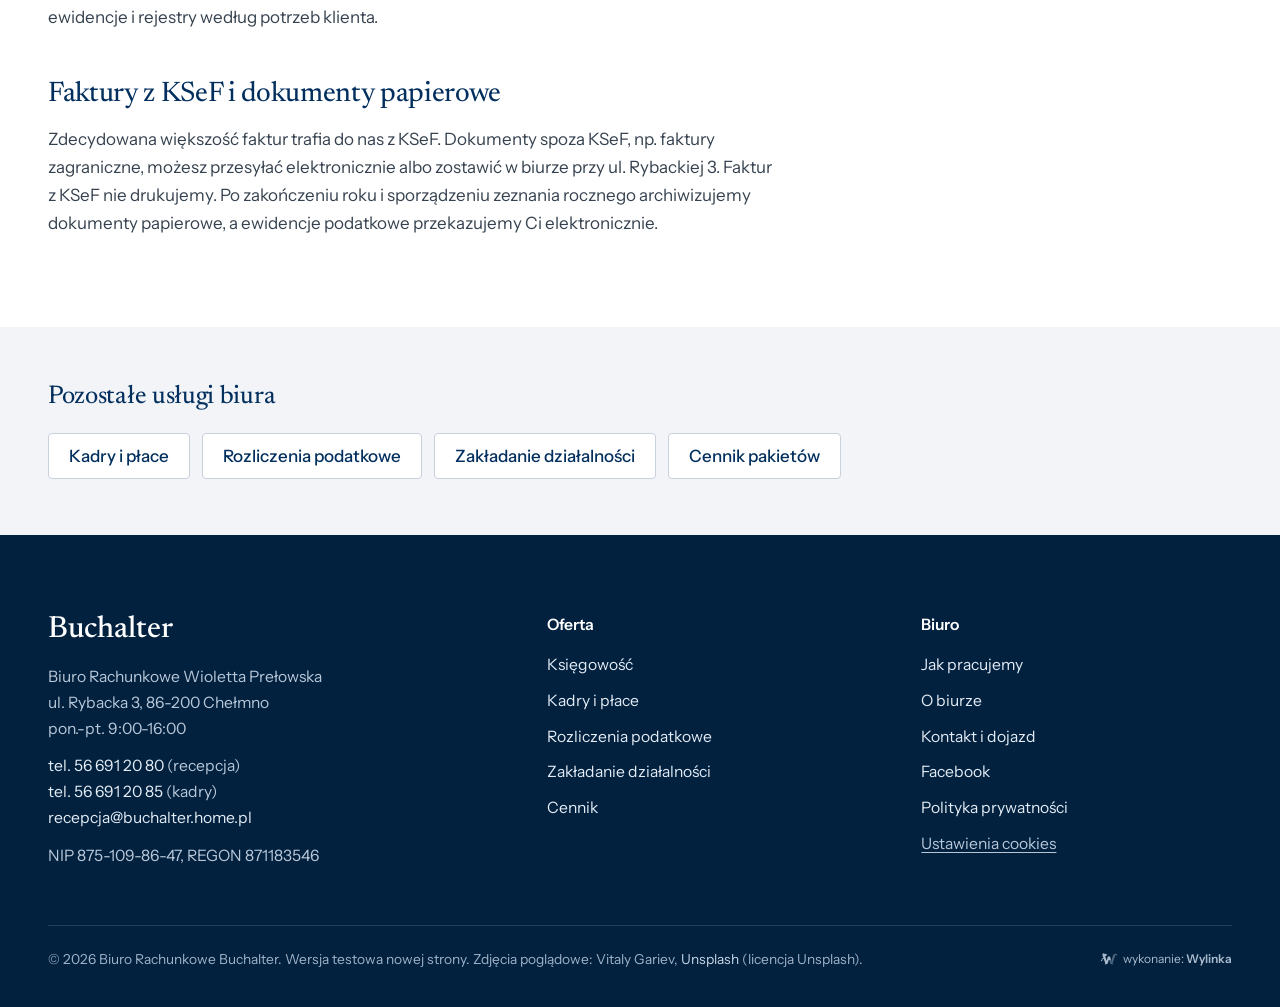
<file: oferta/ksiegowosc/index.html>
<!doctype html>
<html lang="pl">
<head>
<meta charset="utf-8">
<meta name="viewport" content="width=device-width, initial-scale=1, viewport-fit=cover">
<meta name="robots" content="noindex, nofollow">
<title>Księgowość Chełmno - KPiR, ryczałt, VAT, pełna księgowość | Buchalter</title>
<meta name="description" content="Prowadzenie księgowości w Chełmnie: podatkowa księga przychodów i rozchodów, ryczałt ewidencjonowany, ewidencja VAT i JPK_VAT, pełne księgi rachunkowe spółek i fundacji.">
<link rel="canonical" href="https://buchalter.cloud/oferta/ksiegowosc/">
<meta name="theme-color" content="#022f5e">
<meta property="og:type" content="website">
<meta property="og:locale" content="pl_PL">
<meta property="og:site_name" content="Biuro Rachunkowe Buchalter">
<meta property="og:title" content="Księgowość Chełmno - KPiR, ryczałt, VAT, pełna księgowość | Buchalter">
<meta property="og:description" content="Prowadzenie księgowości w Chełmnie: podatkowa księga przychodów i rozchodów, ryczałt ewidencjonowany, ewidencja VAT i JPK_VAT, pełne księgi rachunkowe spółek i fundacji.">
<meta property="og:url" content="https://buchalter.cloud/oferta/ksiegowosc/">
<meta property="og:image" content="https://buchalter.cloud/assets/img/og-buchalter.jpg">
<meta name="geo.region" content="PL-KP">
<meta name="geo.placename" content="Chełmno">
<link rel="icon" href="../../assets/img/favicon.png">
<link rel="preload" as="font" type="font/woff2" href="../../assets/fonts/newsreader-n-latin.woff2" crossorigin>
<link rel="preload" as="font" type="font/woff2" href="../../assets/fonts/instrumentsans-latin.woff2" crossorigin>
<link rel="stylesheet" href="../../assets/css/style.css?v=4">

<script type="application/ld+json">{"@context":"https://schema.org","@type":"BreadcrumbList","itemListElement":[{"@type":"ListItem","position":1,"name":"Strona główna","item":"https://buchalter.cloud/"},{"@type":"ListItem","position":2,"name":"Oferta","item":"https://buchalter.cloud/oferta/"},{"@type":"ListItem","position":3,"name":"Księgowość","item":"https://buchalter.cloud/oferta/ksiegowosc/"}]}</script>
<script type="application/ld+json">{"@context":"https://schema.org","@type":"Service","name":"Księgowość dla firm i organizacji","serviceType":"Księgowość","provider":{"@id":"https://buchalter.cloud/#biuro"},"areaServed":{"@type":"City","name":"Chełmno"},"url":"https://buchalter.cloud/oferta/ksiegowosc/"}</script>
</head>
<body class="pod">
<a class="skip" href="#tresc">Przejdź do treści</a>
<header class="top">
  <div class="wrap top-in">
    <a class="marka" href="../../" aria-label="Buchalter - strona główna">
      <img src="../../assets/img/logo.png" alt="" width="40" height="40">
      <span><b>Buchalter</b><small>Biuro Rachunkowe Wioletta Prełowska</small></span>
    </a>
    <nav class="menu" id="menu" aria-label="Menu główne"><div class="menu-grupa"><a href="../../oferta/">Oferta</a><div class="podmenu"><a href="../../oferta/ksiegowosc/" aria-current="page">Księgowość</a><a href="../../oferta/kadry-i-place/">Kadry i&nbsp;płace</a><a href="../../oferta/podatki/">Rozliczenia podatkowe</a><a href="../../oferta/zakladanie-dzialalnosci/">Zakładanie działalności</a></div></div><a href="../../jak-pracujemy/">Jak pracujemy</a><a href="../../o-biurze/">O&nbsp;biurze</a><a href="../../cennik/">Cennik</a><a href="../../kontakt/">Kontakt</a><a class="menu-wycena" href="../../kontakt/#formularz">Bezpłatna wycena</a></nav>
    <a class="tel-top" href="tel:+48566912080" aria-label="Zadzwoń do biura: 56 691 20 80"><svg viewBox="0 0 24 24" aria-hidden="true"><path d="M6.6 10.8a15.1 15.1 0 0 0 6.6 6.6l2.2-2.2a1 1 0 0 1 1-.25 11.4 11.4 0 0 0 3.6.57 1 1 0 0 1 1 1V20a1 1 0 0 1-1 1A17 17 0 0 1 3 4a1 1 0 0 1 1-1h3.5a1 1 0 0 1 1 1c0 1.25.2 2.45.57 3.57a1 1 0 0 1-.25 1z"/></svg><span>56 691 20 80</span></a>
    <button class="burger" id="burger" type="button" aria-label="Otwórz menu" aria-expanded="false" aria-controls="menu"><span></span><span></span><span></span></button>
  </div>
</header>
<main id="tresc">
<section class="glowa-strony z-foto">
  <figure class="glowa-foto"><img src="../../assets/img/spotkanie-1400.webp" srcset="../../assets/img/spotkanie-800.webp 800w, ../../assets/img/spotkanie-1400.webp 1400w" sizes="50vw" alt="" width="1400" height="788" fetchpriority="high"></figure>
  <div class="wrap">
    <nav class="okruszki" aria-label="Jesteś tutaj"><ol><li><a href="../../">Strona główna</a></li><li><a href="../../oferta/">Oferta</a></li><li><a href="../../oferta/ksiegowosc/" aria-current="page">Księgowość</a></li></ol></nav>
    <h1>Księgowość dla firm i&nbsp;organizacji</h1>
    <p class="lead">Prowadzimy podatkową księgę przychodów i&nbsp;rozchodów, ewidencję przychodów dla ryczałtowców, ewidencję i&nbsp;rozliczenia VAT oraz pełne księgi rachunkowe spółek, fundacji i&nbsp;stowarzyszeń.</p>
  </div>
</section>
<section>
  <div class="wrap uklad">
    <div class="tresc">
<h2>Księga przychodów i&nbsp;rozchodów</h2>
<p>Prowadzimy podatkową księgę przychodów i&nbsp;rozchodów zgodnie z&nbsp;obowiązującymi przepisami. W&nbsp;ramach obsługi:</p>
<ul>
  <li>ewidencjonujemy dokumenty księgowe,</li>
  <li>co miesiąc informujemy o&nbsp;wysokości i&nbsp;terminie zapłaty podatku oraz składek ZUS,</li>
  <li>konsultujemy bieżącą sytuację firmy, gdy masz pytania albo planujesz zmiany.</li>
</ul>
<h2>Ryczałt ewidencjonowany</h2>
<p>Dla firm rozliczających się ryczałtem prowadzimy ewidencję przychodów. Tak samo jak przy księdze przychodów dostajesz informację o&nbsp;kwocie i&nbsp;terminie podatku oraz składek ZUS, a&nbsp;w&nbsp;razie wątpliwości - konsultację.</p>
<h2 id="vat">Ewidencja i&nbsp;rozliczenia VAT</h2>
<p>Prowadzimy ewidencję sprzedaży i&nbsp;zakupów VAT oraz przygotowujemy i&nbsp;wysyłamy pliki JPK_VAT. Rozliczenia VAT możemy połączyć z&nbsp;prowadzeniem KPiR, ewidencji przychodów na ryczałcie lub ksiąg rachunkowych. Oferujemy też samą obsługę VAT, m.in. dla rolników rozliczających VAT na zasadach ogólnych.</p>
<h2 id="pelna-ksiegowosc">Pełna księgowość</h2>
<p>Prowadzimy księgi rachunkowe (księgi handlowe) spółek, fundacji i&nbsp;stowarzyszeń. Oprócz samego księgowania przygotowujemy dokumenty, których wymaga ustawa o&nbsp;rachunkowości:</p>
<ul>
  <li>zakładowy plan kont i&nbsp;politykę rachunkowości,</li>
  <li>instrukcje obiegu dokumentów, kasową i&nbsp;inwentaryzacyjną,</li>
  <li>regulaminy pracy i&nbsp;wynagradzania,</li>
  <li>sprawozdania finansowe - i&nbsp;pomagamy w&nbsp;ich publikacji.</li>
</ul>
<h2>Ewidencje i&nbsp;sprawozdania</h2>
<p>Prowadzimy ewidencję środków trwałych, sporządzamy sprawozdania statystyczne dla GUS oraz ewidencje i&nbsp;rejestry według potrzeb klienta.</p>
<h2>Faktury z&nbsp;KSeF i&nbsp;dokumenty papierowe</h2>
<p>Zdecydowana większość faktur trafia do nas z&nbsp;KSeF. Dokumenty spoza KSeF, np. faktury zagraniczne, możesz przesyłać elektronicznie albo zostawić w&nbsp;biurze przy ul. Rybackiej 3. Faktur z&nbsp;KSeF nie drukujemy. Po zakończeniu roku i&nbsp;sporządzeniu zeznania rocznego archiwizujemy dokumenty papierowe, a&nbsp;ewidencje podatkowe przekazujemy Ci elektronicznie.</p>
    </div>
    <aside class="boczna" aria-label="Kontakt z biurem">
  <h2>Zapytaj o&nbsp;wycenę</h2>
  <p>Wycena jest bezpłatna. Zadzwoń do recepcji albo opisz krótko swoją firmę w&nbsp;formularzu.</p>
  <a class="tel-duzy" href="tel:+48566912080">56 691 20 80</a>
  <small>recepcja biura</small>
  
  <a class="btn" href="../../kontakt/?temat=Księgowość#formularz">Napisz do biura</a>
</aside>
  </div>
</section>
<section class="inne">
  <div class="wrap">
    <h2>Pozostałe usługi biura</h2>
    <ul><li><a href="../../oferta/kadry-i-place/">Kadry i&nbsp;płace</a></li><li><a href="../../oferta/podatki/">Rozliczenia podatkowe</a></li><li><a href="../../oferta/zakladanie-dzialalnosci/">Zakładanie działalności</a></li><li><a href="../../cennik/">Cennik pakietów</a></li></ul>
  </div>
</section>
</main>
<footer class="stopka">
  <div class="wrap stopka-in">
    <div>
      <b class="firma">Buchalter</b>
      <p>Biuro Rachunkowe Wioletta Prełowska<br>ul. Rybacka 3, 86-200 Chełmno<br>pon.-pt. 9:00-16:00</p>
      <p><a href="tel:+48566912080">tel. 56 691 20 80</a> (recepcja)<br><a href="tel:+48566912085">tel. 56 691 20 85</a> (kadry)<br><a href="mailto:recepcja@buchalter.home.pl">recepcja@buchalter.home.pl</a></p>
      <p>NIP 875-109-86-47, REGON 871183546</p>
    </div>
    <div>
      <h2>Oferta</h2>
      <ul><li><a href="../../oferta/ksiegowosc/">Księgowość</a></li><li><a href="../../oferta/kadry-i-place/">Kadry i&nbsp;płace</a></li><li><a href="../../oferta/podatki/">Rozliczenia podatkowe</a></li><li><a href="../../oferta/zakladanie-dzialalnosci/">Zakładanie działalności</a></li><li><a href="../../cennik/">Cennik</a></li></ul>
    </div>
    <div>
      <h2>Biuro</h2>
      <ul><li><a href="../../jak-pracujemy/">Jak pracujemy</a></li><li><a href="../../o-biurze/">O&nbsp;biurze</a></li><li><a href="../../kontakt/">Kontakt i&nbsp;dojazd</a></li><li><a href="https://www.facebook.com/profile.php?id=100063471177071" rel="noopener" target="_blank">Facebook</a></li><li><a href="../../polityka-prywatnosci/">Polityka prywatności</a></li><li><button type="button" class="st-ck" data-ck-otworz>Ustawienia cookies</button></li></ul>
    </div>
  </div>
  <div class="wrap stopka-dol">
    <span>&copy; 2026 Biuro Rachunkowe Buchalter. Wersja testowa nowej strony. Zdjęcia poglądowe: Vitaly Gariev, <a href="https://unsplash.com/photos/M5k978V3qBc" rel="noopener" target="_blank">Unsplash</a> (licencja Unsplash).</span>
    <a class="wylinka-badge" href="https://wylinka.pl/?utm_source=buchalter.cloud&amp;utm_medium=stopka&amp;utm_campaign=wykonanie" rel="noopener" title="Strona wykonana przez Wylinka"><svg viewBox="0 0 64 64" aria-hidden="true" focusable="false" fill="currentColor"><path d="M9.8 22.8l-1.2-7.9 2.2-3.7 15.5 4.6-.5 1.5-7.2 5.5 4.7 15.6 5-15.6 7 0 4.1 12.7-4.2-.9-2.6 1.8-.8-2.2-5.3 15.6-4.3 0 .4 .2-2.1 2.8-1.3-1.1 1.1-1.4-3.1 .2-.1-1.7 2.2-.1-5.7-16.5-4.8 .6-.8 3.1 0 .5-.3 .5 .8 2.2-1.6 .5-.4-1.3-.8 1.6-1.5-.8 .8-1.6-1.4 .6-.6-1.6 2.3-.8 .2-.4 1.3-4.8 5.9-.8-2.4-6.9zM15.2 13.7l-.1-.4-.4 .8-.1 .8 .1 1 .1 .4 .3 .7 .3-.9 .1-.7 0-.8z"/><path class="wy-pod" d="M37.1 49.8l-4.5-13.3 2.6-1.8 4.2 .9 .9 2.8 3-9.7 0-.5 .1-.8 3.2-8.4 .5-1 .6-1 .9-1.1 1.3-1 1.1-.7 1.4-.5 1.4-.3 .7 0 .9 0 1.2 .3 1.4 .6 .8 .5 .7 .7 .6 .7 .5 .9 .3 .9 .1 .9 0 .8-.2 .9-.5 .9-.5 .6-.7 .5-.7 .3-.1-.1 0-.1 .5-.5 .3-.7 .2-.5 0-.6-.1-.6-.3-.7-.4-.5-.4-.4-.5-.3-.6-.3-.7 0-.7 .1-.6 .1-.5 .4-.5 .5-.3 .5-.2 .7-.1 1.5-1.4 5.1-.8 3.3-.3 .7-.5 .7-6 17.5 1.9 .1-.1 1.7-3.1-.2 1.1 1.4-1.3 1.1-2.1-2.8 .4-.2z"/><path class="wy-old" d="M40.8 50l.4-.2-4.1 0-4.2-12.5 2.5-1.7 4.3 .9 .6 1.9 .6-1.6 0-.3 2.4-7.8 0-.5 .1-.8 3.2-8.4 .4-.8 .6-.9 .9-1.2 .9-.9 1.3-.8 1.4-.6 1.2-.3 1.4-.1 1.3 .1 .6 .2 .8 .3 1.1 .6 .9 .7 .7 .9 .5 .9 .3 .9 .1 1.1-.1 .9-.3 .9-.4 .7-.6 .7-.6 .4-.6 .2-.1-.1 0-.1 .5-.5 .3-.7 .2-.5 0-.5-.1-.6-.2-.6-.3-.5-.4-.5-.5-.3-.6-.3-.7-.1-.6 0-.6 .1-.6 .3-.6 .5-.3 .4-.2 .5-.1 .5-.1 1.5-1.4 5.1-.8 3.3-.3 .7-.5 .7-6 17.5 1.9 .1-.1 1.7-3.1-.2 1.1 1.4-1.3 1.1zM49.6 17.1l.6 1.7-1.5 1.9 .4 .4 1.8-2.1-.7-2.1zM48.1 28.3l.5 1.8-1.7 1.8 .4 .4 1.9-2-.6-2.2zM37.9 41.7l1.7-1.5-.4-.4-1.7 1.4zM42.6 38.7l-1.5 2.8 1.1 2-1.3 2.6 .5 .2 1.5-2.8-1.1-2 1.4-2.5z"/></svg><span>wykonanie: <b>Wylinka</b></span></a>
  </div>
</footer>
<div class="mob" id="mob" aria-hidden="true">
  <a class="mob-tel" href="tel:+48566912080" tabindex="-1">Zadzwoń</a>
  <a class="mob-cta" href="../../kontakt/#formularz" tabindex="-1">Bezpłatna wycena</a>
</div>
<div class="ck" id="ck" hidden role="dialog" aria-label="Ustawienia plików cookies">
  <p class="ck-t">Strona używa plików cookies niezbędnych do działania i&nbsp;zapamiętania Twojego wyboru. Osadzona mapa Google może zapisywać własne pliki cookies. <a href="../../polityka-prywatnosci/#cookies">Polityka prywatności</a></p>
  <div class="ck-ust" hidden>
    <label><input type="checkbox" checked disabled> <span><b>Niezbędne</b> - zapamiętanie wyboru, zawsze włączone</span></label>
    <label><input type="checkbox" data-ck-kat="mapy" checked> <span><b>Mapy Google</b> - mapa dojazdu do biura</span></label>
  </div>
  <div class="ck-btn"><button type="button" class="ck-b ck-ustaw" data-ck="ustawienia">Ustawienia</button><button type="button" class="ck-b" data-ck="niezbedne">Tylko niezbędne</button><button type="button" class="ck-b ck-ok" data-ck="wszystkie">Akceptuję wszystkie</button></div>
</div>
<script src="../../assets/js/site.js?v=5" defer></script>
<script src="../../assets/js/ck.js?v=5" defer></script>
</body>
</html>
</file>
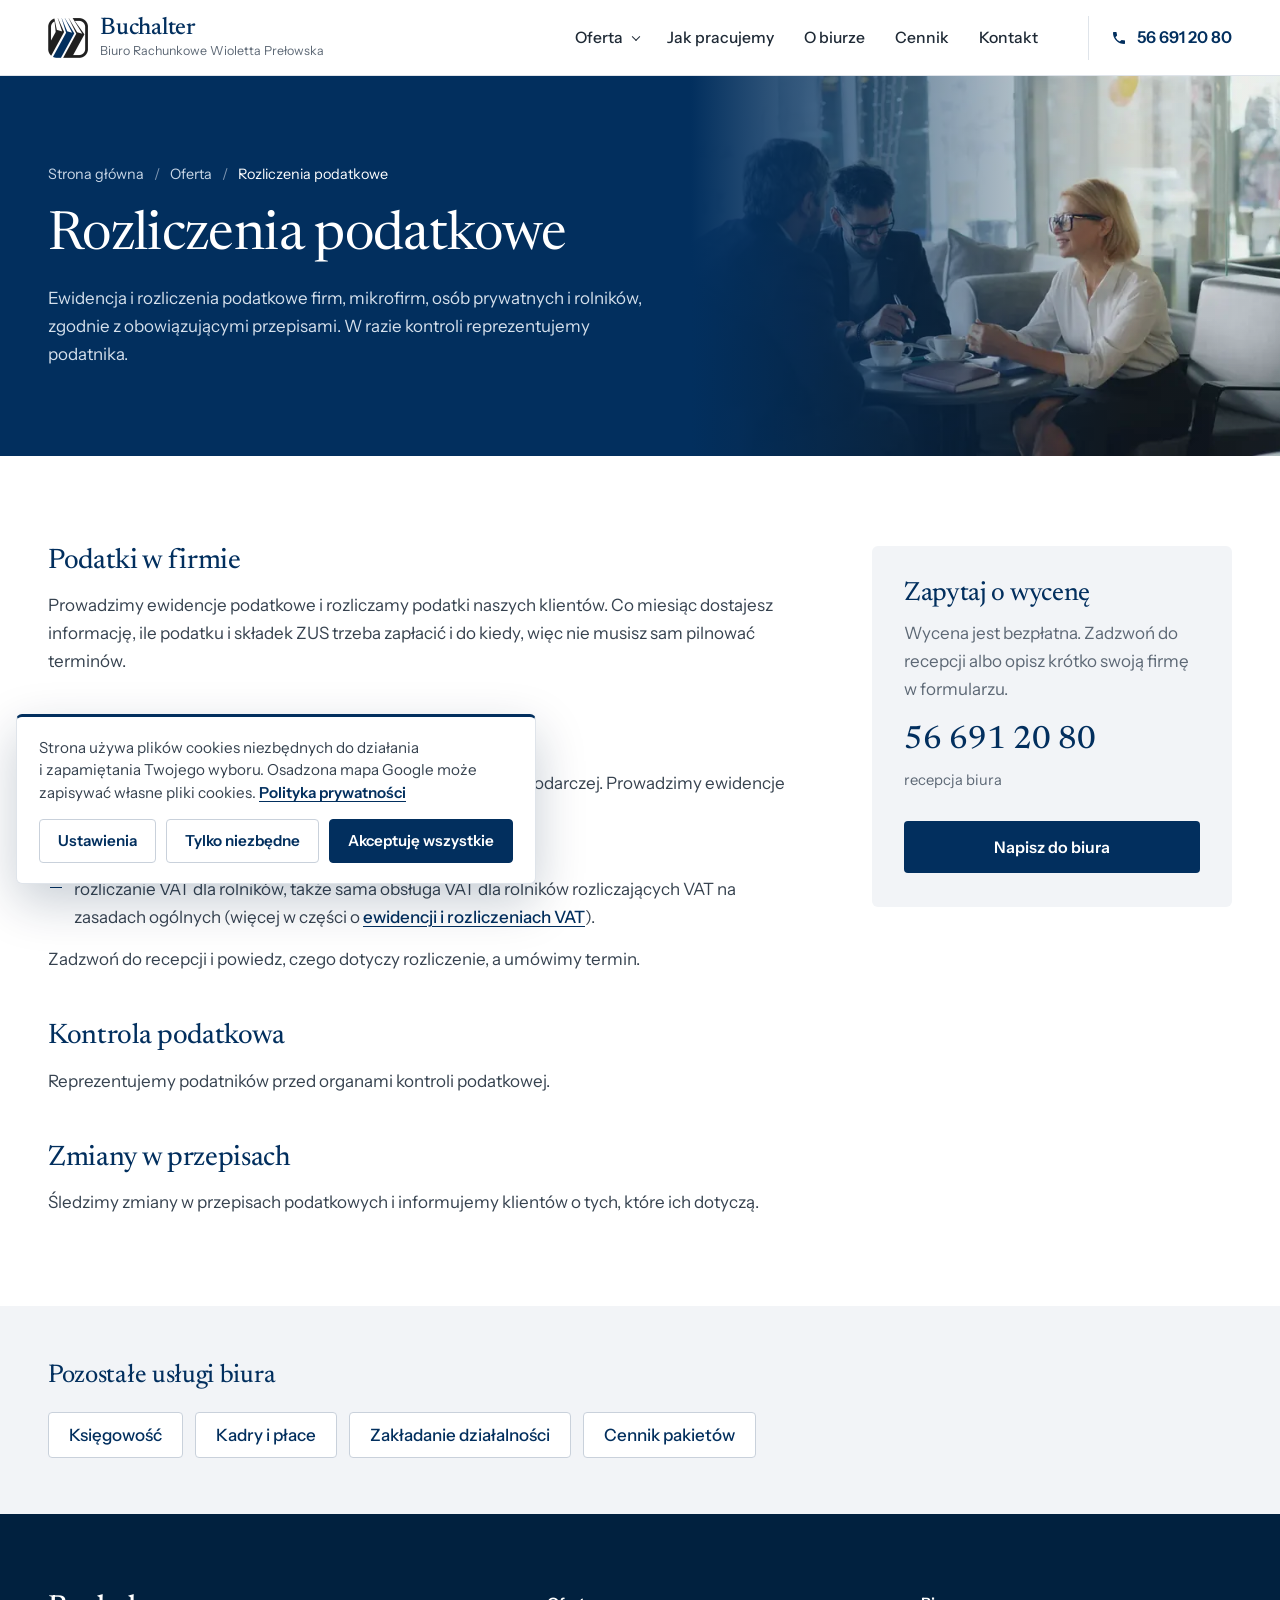
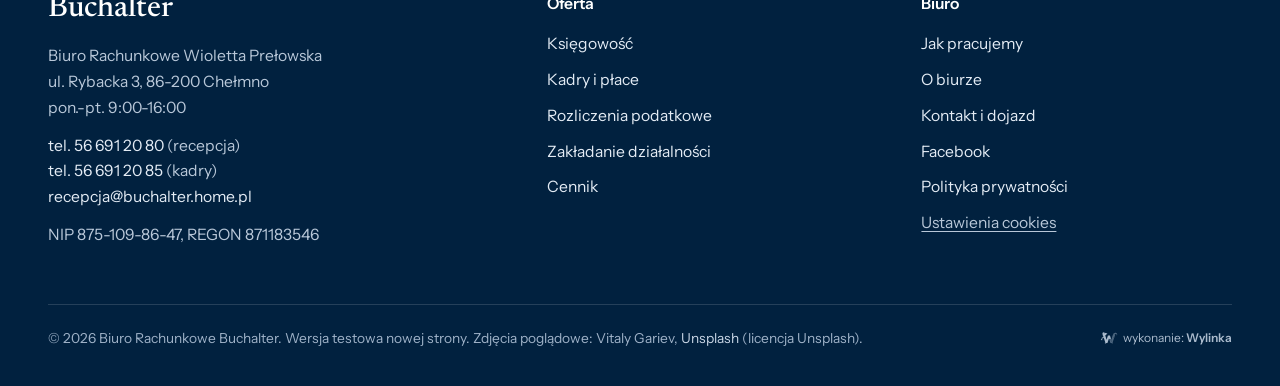
<file: oferta/podatki/index.html>
<!doctype html>
<html lang="pl">
<head>
<meta charset="utf-8">
<meta name="viewport" content="width=device-width, initial-scale=1, viewport-fit=cover">
<meta name="robots" content="noindex, nofollow">
<title>Rozliczenia podatkowe Chełmno - firmy, osoby prywatne, rolnicy | Buchalter</title>
<meta name="description" content="Ewidencja i rozliczenia podatkowe firm i osób prywatnych w Chełmnie: najem prywatny, VAT dla rolników, reprezentacja przed organami kontroli podatkowej. Biuro Rachunkowe Buchalter.">
<link rel="canonical" href="https://buchalter.cloud/oferta/podatki/">
<meta name="theme-color" content="#022f5e">
<meta property="og:type" content="website">
<meta property="og:locale" content="pl_PL">
<meta property="og:site_name" content="Biuro Rachunkowe Buchalter">
<meta property="og:title" content="Rozliczenia podatkowe Chełmno - firmy, osoby prywatne, rolnicy | Buchalter">
<meta property="og:description" content="Ewidencja i rozliczenia podatkowe firm i osób prywatnych w Chełmnie: najem prywatny, VAT dla rolników, reprezentacja przed organami kontroli podatkowej. Biuro Rachunkowe Buchalter.">
<meta property="og:url" content="https://buchalter.cloud/oferta/podatki/">
<meta property="og:image" content="https://buchalter.cloud/assets/img/og-buchalter.jpg">
<meta name="geo.region" content="PL-KP">
<meta name="geo.placename" content="Chełmno">
<link rel="icon" href="../../assets/img/favicon.png">
<link rel="preload" as="font" type="font/woff2" href="../../assets/fonts/newsreader-n-latin.woff2" crossorigin>
<link rel="preload" as="font" type="font/woff2" href="../../assets/fonts/instrumentsans-latin.woff2" crossorigin>
<link rel="stylesheet" href="../../assets/css/style.css?v=4">

<script type="application/ld+json">{"@context":"https://schema.org","@type":"BreadcrumbList","itemListElement":[{"@type":"ListItem","position":1,"name":"Strona główna","item":"https://buchalter.cloud/"},{"@type":"ListItem","position":2,"name":"Oferta","item":"https://buchalter.cloud/oferta/"},{"@type":"ListItem","position":3,"name":"Rozliczenia podatkowe","item":"https://buchalter.cloud/oferta/podatki/"}]}</script>
<script type="application/ld+json">{"@context":"https://schema.org","@type":"Service","name":"Rozliczenia podatkowe","serviceType":"Rozliczenia podatkowe","provider":{"@id":"https://buchalter.cloud/#biuro"},"areaServed":{"@type":"City","name":"Chełmno"},"url":"https://buchalter.cloud/oferta/podatki/"}</script>
</head>
<body class="pod">
<a class="skip" href="#tresc">Przejdź do treści</a>
<header class="top">
  <div class="wrap top-in">
    <a class="marka" href="../../" aria-label="Buchalter - strona główna">
      <img src="../../assets/img/logo.png" alt="" width="40" height="40">
      <span><b>Buchalter</b><small>Biuro Rachunkowe Wioletta Prełowska</small></span>
    </a>
    <nav class="menu" id="menu" aria-label="Menu główne"><div class="menu-grupa"><a href="../../oferta/">Oferta</a><div class="podmenu"><a href="../../oferta/ksiegowosc/">Księgowość</a><a href="../../oferta/kadry-i-place/">Kadry i&nbsp;płace</a><a href="../../oferta/podatki/" aria-current="page">Rozliczenia podatkowe</a><a href="../../oferta/zakladanie-dzialalnosci/">Zakładanie działalności</a></div></div><a href="../../jak-pracujemy/">Jak pracujemy</a><a href="../../o-biurze/">O&nbsp;biurze</a><a href="../../cennik/">Cennik</a><a href="../../kontakt/">Kontakt</a><a class="menu-wycena" href="../../kontakt/#formularz">Bezpłatna wycena</a></nav>
    <a class="tel-top" href="tel:+48566912080" aria-label="Zadzwoń do biura: 56 691 20 80"><svg viewBox="0 0 24 24" aria-hidden="true"><path d="M6.6 10.8a15.1 15.1 0 0 0 6.6 6.6l2.2-2.2a1 1 0 0 1 1-.25 11.4 11.4 0 0 0 3.6.57 1 1 0 0 1 1 1V20a1 1 0 0 1-1 1A17 17 0 0 1 3 4a1 1 0 0 1 1-1h3.5a1 1 0 0 1 1 1c0 1.25.2 2.45.57 3.57a1 1 0 0 1-.25 1z"/></svg><span>56 691 20 80</span></a>
    <button class="burger" id="burger" type="button" aria-label="Otwórz menu" aria-expanded="false" aria-controls="menu"><span></span><span></span><span></span></button>
  </div>
</header>
<main id="tresc">
<section class="glowa-strony z-foto">
  <figure class="glowa-foto"><img src="../../assets/img/rozmowa-1400.webp" srcset="../../assets/img/rozmowa-800.webp 800w, ../../assets/img/rozmowa-1400.webp 1400w" sizes="50vw" alt="" width="1400" height="788" fetchpriority="high"></figure>
  <div class="wrap">
    <nav class="okruszki" aria-label="Jesteś tutaj"><ol><li><a href="../../">Strona główna</a></li><li><a href="../../oferta/">Oferta</a></li><li><a href="../../oferta/podatki/" aria-current="page">Rozliczenia podatkowe</a></li></ol></nav>
    <h1>Rozliczenia podatkowe</h1>
    <p class="lead">Ewidencja i&nbsp;rozliczenia podatkowe firm, mikrofirm, osób prywatnych i&nbsp;rolników, zgodnie z&nbsp;obowiązującymi przepisami. W&nbsp;razie kontroli reprezentujemy podatnika.</p>
  </div>
</section>
<section>
  <div class="wrap uklad">
    <div class="tresc">
<h2>Podatki w&nbsp;firmie</h2>
<p>Prowadzimy ewidencje podatkowe i&nbsp;rozliczamy podatki naszych klientów. Co miesiąc dostajesz informację, ile podatku i&nbsp;składek ZUS trzeba zapłacić i&nbsp;do kiedy, więc nie musisz sam pilnować terminów.</p>
<h2 id="osoby-prywatne-i-rolnicy">Osoby prywatne i&nbsp;rolnicy</h2>
<p>Pomagamy także osobom, które nie prowadzą działalności gospodarczej. Prowadzimy ewidencje podatkowe osób prywatnych i&nbsp;rolników:</p>
<ul>
  <li>najem prywatny,</li>
  <li>rozliczanie VAT dla rolników, także sama obsługa VAT dla rolników rozliczających VAT na zasadach ogólnych (więcej w&nbsp;części o <a href="../../oferta/ksiegowosc/#vat">ewidencji i&nbsp;rozliczeniach VAT</a>).</li>
</ul>
<p>Zadzwoń do recepcji i&nbsp;powiedz, czego dotyczy rozliczenie, a&nbsp;umówimy termin.</p>
<h2>Kontrola podatkowa</h2>
<p>Reprezentujemy podatników przed organami kontroli podatkowej.</p>
<h2>Zmiany w&nbsp;przepisach</h2>
<p>Śledzimy zmiany w&nbsp;przepisach podatkowych i&nbsp;informujemy klientów o&nbsp;tych, które ich dotyczą.</p>
    </div>
    <aside class="boczna" aria-label="Kontakt z biurem">
  <h2>Zapytaj o&nbsp;wycenę</h2>
  <p>Wycena jest bezpłatna. Zadzwoń do recepcji albo opisz krótko swoją firmę w&nbsp;formularzu.</p>
  <a class="tel-duzy" href="tel:+48566912080">56 691 20 80</a>
  <small>recepcja biura</small>
  
  <a class="btn" href="../../kontakt/?temat=Rozliczenia podatkowe#formularz">Napisz do biura</a>
</aside>
  </div>
</section>
<section class="inne">
  <div class="wrap">
    <h2>Pozostałe usługi biura</h2>
    <ul><li><a href="../../oferta/ksiegowosc/">Księgowość</a></li><li><a href="../../oferta/kadry-i-place/">Kadry i&nbsp;płace</a></li><li><a href="../../oferta/zakladanie-dzialalnosci/">Zakładanie działalności</a></li><li><a href="../../cennik/">Cennik pakietów</a></li></ul>
  </div>
</section>
</main>
<footer class="stopka">
  <div class="wrap stopka-in">
    <div>
      <b class="firma">Buchalter</b>
      <p>Biuro Rachunkowe Wioletta Prełowska<br>ul. Rybacka 3, 86-200 Chełmno<br>pon.-pt. 9:00-16:00</p>
      <p><a href="tel:+48566912080">tel. 56 691 20 80</a> (recepcja)<br><a href="tel:+48566912085">tel. 56 691 20 85</a> (kadry)<br><a href="mailto:recepcja@buchalter.home.pl">recepcja@buchalter.home.pl</a></p>
      <p>NIP 875-109-86-47, REGON 871183546</p>
    </div>
    <div>
      <h2>Oferta</h2>
      <ul><li><a href="../../oferta/ksiegowosc/">Księgowość</a></li><li><a href="../../oferta/kadry-i-place/">Kadry i&nbsp;płace</a></li><li><a href="../../oferta/podatki/">Rozliczenia podatkowe</a></li><li><a href="../../oferta/zakladanie-dzialalnosci/">Zakładanie działalności</a></li><li><a href="../../cennik/">Cennik</a></li></ul>
    </div>
    <div>
      <h2>Biuro</h2>
      <ul><li><a href="../../jak-pracujemy/">Jak pracujemy</a></li><li><a href="../../o-biurze/">O&nbsp;biurze</a></li><li><a href="../../kontakt/">Kontakt i&nbsp;dojazd</a></li><li><a href="https://www.facebook.com/profile.php?id=100063471177071" rel="noopener" target="_blank">Facebook</a></li><li><a href="../../polityka-prywatnosci/">Polityka prywatności</a></li><li><button type="button" class="st-ck" data-ck-otworz>Ustawienia cookies</button></li></ul>
    </div>
  </div>
  <div class="wrap stopka-dol">
    <span>&copy; 2026 Biuro Rachunkowe Buchalter. Wersja testowa nowej strony. Zdjęcia poglądowe: Vitaly Gariev, <a href="https://unsplash.com/photos/M5k978V3qBc" rel="noopener" target="_blank">Unsplash</a> (licencja Unsplash).</span>
    <a class="wylinka-badge" href="https://wylinka.pl/?utm_source=buchalter.cloud&amp;utm_medium=stopka&amp;utm_campaign=wykonanie" rel="noopener" title="Strona wykonana przez Wylinka"><svg viewBox="0 0 64 64" aria-hidden="true" focusable="false" fill="currentColor"><path d="M9.8 22.8l-1.2-7.9 2.2-3.7 15.5 4.6-.5 1.5-7.2 5.5 4.7 15.6 5-15.6 7 0 4.1 12.7-4.2-.9-2.6 1.8-.8-2.2-5.3 15.6-4.3 0 .4 .2-2.1 2.8-1.3-1.1 1.1-1.4-3.1 .2-.1-1.7 2.2-.1-5.7-16.5-4.8 .6-.8 3.1 0 .5-.3 .5 .8 2.2-1.6 .5-.4-1.3-.8 1.6-1.5-.8 .8-1.6-1.4 .6-.6-1.6 2.3-.8 .2-.4 1.3-4.8 5.9-.8-2.4-6.9zM15.2 13.7l-.1-.4-.4 .8-.1 .8 .1 1 .1 .4 .3 .7 .3-.9 .1-.7 0-.8z"/><path class="wy-pod" d="M37.1 49.8l-4.5-13.3 2.6-1.8 4.2 .9 .9 2.8 3-9.7 0-.5 .1-.8 3.2-8.4 .5-1 .6-1 .9-1.1 1.3-1 1.1-.7 1.4-.5 1.4-.3 .7 0 .9 0 1.2 .3 1.4 .6 .8 .5 .7 .7 .6 .7 .5 .9 .3 .9 .1 .9 0 .8-.2 .9-.5 .9-.5 .6-.7 .5-.7 .3-.1-.1 0-.1 .5-.5 .3-.7 .2-.5 0-.6-.1-.6-.3-.7-.4-.5-.4-.4-.5-.3-.6-.3-.7 0-.7 .1-.6 .1-.5 .4-.5 .5-.3 .5-.2 .7-.1 1.5-1.4 5.1-.8 3.3-.3 .7-.5 .7-6 17.5 1.9 .1-.1 1.7-3.1-.2 1.1 1.4-1.3 1.1-2.1-2.8 .4-.2z"/><path class="wy-old" d="M40.8 50l.4-.2-4.1 0-4.2-12.5 2.5-1.7 4.3 .9 .6 1.9 .6-1.6 0-.3 2.4-7.8 0-.5 .1-.8 3.2-8.4 .4-.8 .6-.9 .9-1.2 .9-.9 1.3-.8 1.4-.6 1.2-.3 1.4-.1 1.3 .1 .6 .2 .8 .3 1.1 .6 .9 .7 .7 .9 .5 .9 .3 .9 .1 1.1-.1 .9-.3 .9-.4 .7-.6 .7-.6 .4-.6 .2-.1-.1 0-.1 .5-.5 .3-.7 .2-.5 0-.5-.1-.6-.2-.6-.3-.5-.4-.5-.5-.3-.6-.3-.7-.1-.6 0-.6 .1-.6 .3-.6 .5-.3 .4-.2 .5-.1 .5-.1 1.5-1.4 5.1-.8 3.3-.3 .7-.5 .7-6 17.5 1.9 .1-.1 1.7-3.1-.2 1.1 1.4-1.3 1.1zM49.6 17.1l.6 1.7-1.5 1.9 .4 .4 1.8-2.1-.7-2.1zM48.1 28.3l.5 1.8-1.7 1.8 .4 .4 1.9-2-.6-2.2zM37.9 41.7l1.7-1.5-.4-.4-1.7 1.4zM42.6 38.7l-1.5 2.8 1.1 2-1.3 2.6 .5 .2 1.5-2.8-1.1-2 1.4-2.5z"/></svg><span>wykonanie: <b>Wylinka</b></span></a>
  </div>
</footer>
<div class="mob" id="mob" aria-hidden="true">
  <a class="mob-tel" href="tel:+48566912080" tabindex="-1">Zadzwoń</a>
  <a class="mob-cta" href="../../kontakt/#formularz" tabindex="-1">Bezpłatna wycena</a>
</div>
<div class="ck" id="ck" hidden role="dialog" aria-label="Ustawienia plików cookies">
  <p class="ck-t">Strona używa plików cookies niezbędnych do działania i&nbsp;zapamiętania Twojego wyboru. Osadzona mapa Google może zapisywać własne pliki cookies. <a href="../../polityka-prywatnosci/#cookies">Polityka prywatności</a></p>
  <div class="ck-ust" hidden>
    <label><input type="checkbox" checked disabled> <span><b>Niezbędne</b> - zapamiętanie wyboru, zawsze włączone</span></label>
    <label><input type="checkbox" data-ck-kat="mapy" checked> <span><b>Mapy Google</b> - mapa dojazdu do biura</span></label>
  </div>
  <div class="ck-btn"><button type="button" class="ck-b ck-ustaw" data-ck="ustawienia">Ustawienia</button><button type="button" class="ck-b" data-ck="niezbedne">Tylko niezbędne</button><button type="button" class="ck-b ck-ok" data-ck="wszystkie">Akceptuję wszystkie</button></div>
</div>
<script src="../../assets/js/site.js?v=5" defer></script>
<script src="../../assets/js/ck.js?v=5" defer></script>
</body>
</html>
</file>
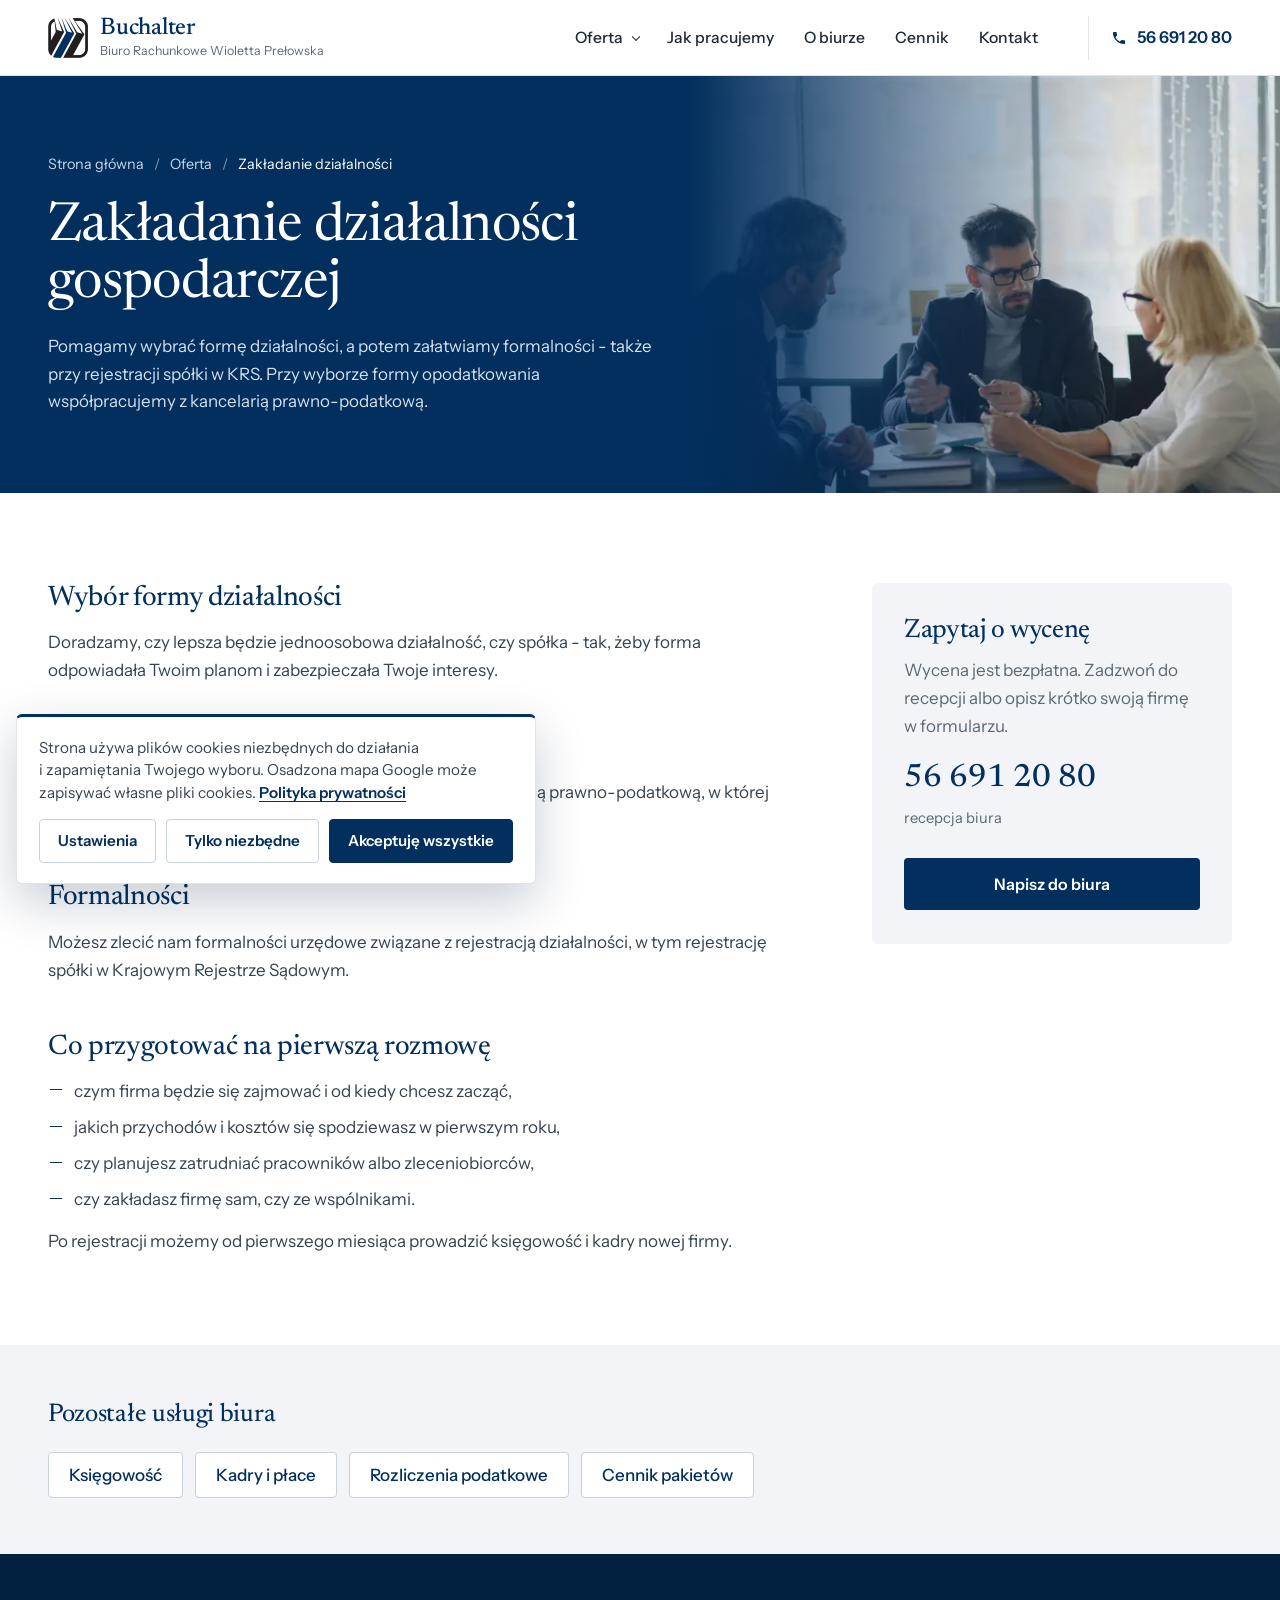
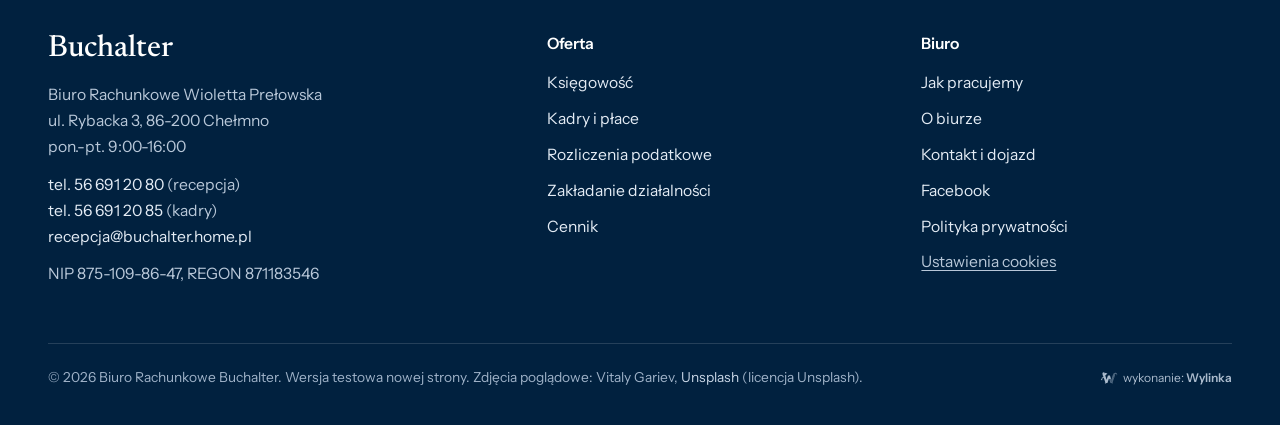
<file: oferta/zakladanie-dzialalnosci/index.html>
<!doctype html>
<html lang="pl">
<head>
<meta charset="utf-8">
<meta name="viewport" content="width=device-width, initial-scale=1, viewport-fit=cover">
<meta name="robots" content="noindex, nofollow">
<title>Zakładanie działalności Chełmno - forma działalności, rejestracja | Buchalter</title>
<meta name="description" content="Pomoc w zakładaniu firmy w Chełmnie: wybór formy działalności, formalności urzędowe, rejestracja spółki w KRS, współpraca z kancelarią prawno-podatkową. Biuro Rachunkowe Buchalter.">
<link rel="canonical" href="https://buchalter.cloud/oferta/zakladanie-dzialalnosci/">
<meta name="theme-color" content="#022f5e">
<meta property="og:type" content="website">
<meta property="og:locale" content="pl_PL">
<meta property="og:site_name" content="Biuro Rachunkowe Buchalter">
<meta property="og:title" content="Zakładanie działalności Chełmno - forma działalności, rejestracja | Buchalter">
<meta property="og:description" content="Pomoc w zakładaniu firmy w Chełmnie: wybór formy działalności, formalności urzędowe, rejestracja spółki w KRS, współpraca z kancelarią prawno-podatkową. Biuro Rachunkowe Buchalter.">
<meta property="og:url" content="https://buchalter.cloud/oferta/zakladanie-dzialalnosci/">
<meta property="og:image" content="https://buchalter.cloud/assets/img/og-buchalter.jpg">
<meta name="geo.region" content="PL-KP">
<meta name="geo.placename" content="Chełmno">
<link rel="icon" href="../../assets/img/favicon.png">
<link rel="preload" as="font" type="font/woff2" href="../../assets/fonts/newsreader-n-latin.woff2" crossorigin>
<link rel="preload" as="font" type="font/woff2" href="../../assets/fonts/instrumentsans-latin.woff2" crossorigin>
<link rel="stylesheet" href="../../assets/css/style.css?v=4">

<script type="application/ld+json">{"@context":"https://schema.org","@type":"BreadcrumbList","itemListElement":[{"@type":"ListItem","position":1,"name":"Strona główna","item":"https://buchalter.cloud/"},{"@type":"ListItem","position":2,"name":"Oferta","item":"https://buchalter.cloud/oferta/"},{"@type":"ListItem","position":3,"name":"Zakładanie działalności","item":"https://buchalter.cloud/oferta/zakladanie-dzialalnosci/"}]}</script>
<script type="application/ld+json">{"@context":"https://schema.org","@type":"Service","name":"Zakładanie działalności gospodarczej","serviceType":"Zakładanie działalności","provider":{"@id":"https://buchalter.cloud/#biuro"},"areaServed":{"@type":"City","name":"Chełmno"},"url":"https://buchalter.cloud/oferta/zakladanie-dzialalnosci/"}</script>
</head>
<body class="pod">
<a class="skip" href="#tresc">Przejdź do treści</a>
<header class="top">
  <div class="wrap top-in">
    <a class="marka" href="../../" aria-label="Buchalter - strona główna">
      <img src="../../assets/img/logo.png" alt="" width="40" height="40">
      <span><b>Buchalter</b><small>Biuro Rachunkowe Wioletta Prełowska</small></span>
    </a>
    <nav class="menu" id="menu" aria-label="Menu główne"><div class="menu-grupa"><a href="../../oferta/">Oferta</a><div class="podmenu"><a href="../../oferta/ksiegowosc/">Księgowość</a><a href="../../oferta/kadry-i-place/">Kadry i&nbsp;płace</a><a href="../../oferta/podatki/">Rozliczenia podatkowe</a><a href="../../oferta/zakladanie-dzialalnosci/" aria-current="page">Zakładanie działalności</a></div></div><a href="../../jak-pracujemy/">Jak pracujemy</a><a href="../../o-biurze/">O&nbsp;biurze</a><a href="../../cennik/">Cennik</a><a href="../../kontakt/">Kontakt</a><a class="menu-wycena" href="../../kontakt/#formularz">Bezpłatna wycena</a></nav>
    <a class="tel-top" href="tel:+48566912080" aria-label="Zadzwoń do biura: 56 691 20 80"><svg viewBox="0 0 24 24" aria-hidden="true"><path d="M6.6 10.8a15.1 15.1 0 0 0 6.6 6.6l2.2-2.2a1 1 0 0 1 1-.25 11.4 11.4 0 0 0 3.6.57 1 1 0 0 1 1 1V20a1 1 0 0 1-1 1A17 17 0 0 1 3 4a1 1 0 0 1 1-1h3.5a1 1 0 0 1 1 1c0 1.25.2 2.45.57 3.57a1 1 0 0 1-.25 1z"/></svg><span>56 691 20 80</span></a>
    <button class="burger" id="burger" type="button" aria-label="Otwórz menu" aria-expanded="false" aria-controls="menu"><span></span><span></span><span></span></button>
  </div>
</header>
<main id="tresc">
<section class="glowa-strony z-foto">
  <figure class="glowa-foto"><img src="../../assets/img/narada-1400.webp" srcset="../../assets/img/narada-800.webp 800w, ../../assets/img/narada-1400.webp 1400w" sizes="50vw" alt="" width="1400" height="788" fetchpriority="high"></figure>
  <div class="wrap">
    <nav class="okruszki" aria-label="Jesteś tutaj"><ol><li><a href="../../">Strona główna</a></li><li><a href="../../oferta/">Oferta</a></li><li><a href="../../oferta/zakladanie-dzialalnosci/" aria-current="page">Zakładanie działalności</a></li></ol></nav>
    <h1>Zakładanie działalności gospodarczej</h1>
    <p class="lead">Pomagamy wybrać formę działalności, a&nbsp;potem załatwiamy formalności - także przy rejestracji spółki w&nbsp;KRS. Przy wyborze formy opodatkowania współpracujemy z&nbsp;kancelarią prawno-podatkową.</p>
  </div>
</section>
<section>
  <div class="wrap uklad">
    <div class="tresc">
<h2>Wybór formy działalności</h2>
<p>Doradzamy, czy lepsza będzie jednoosobowa działalność, czy spółka - tak, żeby forma odpowiadała Twoim planom i&nbsp;zabezpieczała Twoje interesy.</p>
<h2>Wybór formy opodatkowania</h2>
<p>Przy wyborze formy opodatkowania współpracujemy z&nbsp;kancelarią prawno-podatkową, w&nbsp;której pracują radcy prawni i&nbsp;doradcy podatkowi.</p>
<h2>Formalności</h2>
<p>Możesz zlecić nam formalności urzędowe związane z&nbsp;rejestracją działalności, w&nbsp;tym rejestrację spółki w&nbsp;Krajowym Rejestrze Sądowym.</p>
<h2>Co przygotować na pierwszą rozmowę</h2>
<ul>
  <li>czym firma będzie się zajmować i&nbsp;od kiedy chcesz zacząć,</li>
  <li>jakich przychodów i&nbsp;kosztów się spodziewasz w&nbsp;pierwszym roku,</li>
  <li>czy planujesz zatrudniać pracowników albo zleceniobiorców,</li>
  <li>czy zakładasz firmę sam, czy ze wspólnikami.</li>
</ul>
<p>Po rejestracji możemy od pierwszego miesiąca prowadzić księgowość i&nbsp;kadry nowej firmy.</p>
    </div>
    <aside class="boczna" aria-label="Kontakt z biurem">
  <h2>Zapytaj o&nbsp;wycenę</h2>
  <p>Wycena jest bezpłatna. Zadzwoń do recepcji albo opisz krótko swoją firmę w&nbsp;formularzu.</p>
  <a class="tel-duzy" href="tel:+48566912080">56 691 20 80</a>
  <small>recepcja biura</small>
  
  <a class="btn" href="../../kontakt/?temat=Zakładanie działalności#formularz">Napisz do biura</a>
</aside>
  </div>
</section>
<section class="inne">
  <div class="wrap">
    <h2>Pozostałe usługi biura</h2>
    <ul><li><a href="../../oferta/ksiegowosc/">Księgowość</a></li><li><a href="../../oferta/kadry-i-place/">Kadry i&nbsp;płace</a></li><li><a href="../../oferta/podatki/">Rozliczenia podatkowe</a></li><li><a href="../../cennik/">Cennik pakietów</a></li></ul>
  </div>
</section>
</main>
<footer class="stopka">
  <div class="wrap stopka-in">
    <div>
      <b class="firma">Buchalter</b>
      <p>Biuro Rachunkowe Wioletta Prełowska<br>ul. Rybacka 3, 86-200 Chełmno<br>pon.-pt. 9:00-16:00</p>
      <p><a href="tel:+48566912080">tel. 56 691 20 80</a> (recepcja)<br><a href="tel:+48566912085">tel. 56 691 20 85</a> (kadry)<br><a href="mailto:recepcja@buchalter.home.pl">recepcja@buchalter.home.pl</a></p>
      <p>NIP 875-109-86-47, REGON 871183546</p>
    </div>
    <div>
      <h2>Oferta</h2>
      <ul><li><a href="../../oferta/ksiegowosc/">Księgowość</a></li><li><a href="../../oferta/kadry-i-place/">Kadry i&nbsp;płace</a></li><li><a href="../../oferta/podatki/">Rozliczenia podatkowe</a></li><li><a href="../../oferta/zakladanie-dzialalnosci/">Zakładanie działalności</a></li><li><a href="../../cennik/">Cennik</a></li></ul>
    </div>
    <div>
      <h2>Biuro</h2>
      <ul><li><a href="../../jak-pracujemy/">Jak pracujemy</a></li><li><a href="../../o-biurze/">O&nbsp;biurze</a></li><li><a href="../../kontakt/">Kontakt i&nbsp;dojazd</a></li><li><a href="https://www.facebook.com/profile.php?id=100063471177071" rel="noopener" target="_blank">Facebook</a></li><li><a href="../../polityka-prywatnosci/">Polityka prywatności</a></li><li><button type="button" class="st-ck" data-ck-otworz>Ustawienia cookies</button></li></ul>
    </div>
  </div>
  <div class="wrap stopka-dol">
    <span>&copy; 2026 Biuro Rachunkowe Buchalter. Wersja testowa nowej strony. Zdjęcia poglądowe: Vitaly Gariev, <a href="https://unsplash.com/photos/M5k978V3qBc" rel="noopener" target="_blank">Unsplash</a> (licencja Unsplash).</span>
    <a class="wylinka-badge" href="https://wylinka.pl/?utm_source=buchalter.cloud&amp;utm_medium=stopka&amp;utm_campaign=wykonanie" rel="noopener" title="Strona wykonana przez Wylinka"><svg viewBox="0 0 64 64" aria-hidden="true" focusable="false" fill="currentColor"><path d="M9.8 22.8l-1.2-7.9 2.2-3.7 15.5 4.6-.5 1.5-7.2 5.5 4.7 15.6 5-15.6 7 0 4.1 12.7-4.2-.9-2.6 1.8-.8-2.2-5.3 15.6-4.3 0 .4 .2-2.1 2.8-1.3-1.1 1.1-1.4-3.1 .2-.1-1.7 2.2-.1-5.7-16.5-4.8 .6-.8 3.1 0 .5-.3 .5 .8 2.2-1.6 .5-.4-1.3-.8 1.6-1.5-.8 .8-1.6-1.4 .6-.6-1.6 2.3-.8 .2-.4 1.3-4.8 5.9-.8-2.4-6.9zM15.2 13.7l-.1-.4-.4 .8-.1 .8 .1 1 .1 .4 .3 .7 .3-.9 .1-.7 0-.8z"/><path class="wy-pod" d="M37.1 49.8l-4.5-13.3 2.6-1.8 4.2 .9 .9 2.8 3-9.7 0-.5 .1-.8 3.2-8.4 .5-1 .6-1 .9-1.1 1.3-1 1.1-.7 1.4-.5 1.4-.3 .7 0 .9 0 1.2 .3 1.4 .6 .8 .5 .7 .7 .6 .7 .5 .9 .3 .9 .1 .9 0 .8-.2 .9-.5 .9-.5 .6-.7 .5-.7 .3-.1-.1 0-.1 .5-.5 .3-.7 .2-.5 0-.6-.1-.6-.3-.7-.4-.5-.4-.4-.5-.3-.6-.3-.7 0-.7 .1-.6 .1-.5 .4-.5 .5-.3 .5-.2 .7-.1 1.5-1.4 5.1-.8 3.3-.3 .7-.5 .7-6 17.5 1.9 .1-.1 1.7-3.1-.2 1.1 1.4-1.3 1.1-2.1-2.8 .4-.2z"/><path class="wy-old" d="M40.8 50l.4-.2-4.1 0-4.2-12.5 2.5-1.7 4.3 .9 .6 1.9 .6-1.6 0-.3 2.4-7.8 0-.5 .1-.8 3.2-8.4 .4-.8 .6-.9 .9-1.2 .9-.9 1.3-.8 1.4-.6 1.2-.3 1.4-.1 1.3 .1 .6 .2 .8 .3 1.1 .6 .9 .7 .7 .9 .5 .9 .3 .9 .1 1.1-.1 .9-.3 .9-.4 .7-.6 .7-.6 .4-.6 .2-.1-.1 0-.1 .5-.5 .3-.7 .2-.5 0-.5-.1-.6-.2-.6-.3-.5-.4-.5-.5-.3-.6-.3-.7-.1-.6 0-.6 .1-.6 .3-.6 .5-.3 .4-.2 .5-.1 .5-.1 1.5-1.4 5.1-.8 3.3-.3 .7-.5 .7-6 17.5 1.9 .1-.1 1.7-3.1-.2 1.1 1.4-1.3 1.1zM49.6 17.1l.6 1.7-1.5 1.9 .4 .4 1.8-2.1-.7-2.1zM48.1 28.3l.5 1.8-1.7 1.8 .4 .4 1.9-2-.6-2.2zM37.9 41.7l1.7-1.5-.4-.4-1.7 1.4zM42.6 38.7l-1.5 2.8 1.1 2-1.3 2.6 .5 .2 1.5-2.8-1.1-2 1.4-2.5z"/></svg><span>wykonanie: <b>Wylinka</b></span></a>
  </div>
</footer>
<div class="mob" id="mob" aria-hidden="true">
  <a class="mob-tel" href="tel:+48566912080" tabindex="-1">Zadzwoń</a>
  <a class="mob-cta" href="../../kontakt/#formularz" tabindex="-1">Bezpłatna wycena</a>
</div>
<div class="ck" id="ck" hidden role="dialog" aria-label="Ustawienia plików cookies">
  <p class="ck-t">Strona używa plików cookies niezbędnych do działania i&nbsp;zapamiętania Twojego wyboru. Osadzona mapa Google może zapisywać własne pliki cookies. <a href="../../polityka-prywatnosci/#cookies">Polityka prywatności</a></p>
  <div class="ck-ust" hidden>
    <label><input type="checkbox" checked disabled> <span><b>Niezbędne</b> - zapamiętanie wyboru, zawsze włączone</span></label>
    <label><input type="checkbox" data-ck-kat="mapy" checked> <span><b>Mapy Google</b> - mapa dojazdu do biura</span></label>
  </div>
  <div class="ck-btn"><button type="button" class="ck-b ck-ustaw" data-ck="ustawienia">Ustawienia</button><button type="button" class="ck-b" data-ck="niezbedne">Tylko niezbędne</button><button type="button" class="ck-b ck-ok" data-ck="wszystkie">Akceptuję wszystkie</button></div>
</div>
<script src="../../assets/js/site.js?v=5" defer></script>
<script src="../../assets/js/ck.js?v=5" defer></script>
</body>
</html>
</file>
<file: assets/css/style.css>
/* Biuro Rachunkowe Buchalter - wersja 3: granat z logo, grafit, biel. Newsreader (nagłówki) + Instrument Sans (tekst) */
@font-face{font-family:"Newsreader";font-style:normal;font-weight:300 700;font-display:swap;src:url(../fonts/newsreader-n-latin-ext.woff2) format("woff2");unicode-range:U+0100-02BA,U+02BD-02C5,U+02C7-02CC,U+02CE-02D7,U+02DD-02FF,U+0304,U+0308,U+0329,U+1D00-1DBF,U+1E00-1E9F,U+1EF2-1EFF,U+2020,U+20A0-20AB,U+20AD-20C4,U+2113,U+2C60-2C7F,U+A720-A7FF}
@font-face{font-family:"Newsreader";font-style:normal;font-weight:300 700;font-display:swap;src:url(../fonts/newsreader-n-latin.woff2) format("woff2");unicode-range:U+0000-00FF,U+0131,U+0152-0153,U+02BB-02BC,U+02C6,U+02DA,U+02DC,U+0304,U+0308,U+0329,U+2000-206F,U+20AC,U+2122,U+2191,U+2193,U+2212,U+2215,U+FEFF,U+FFFD}
@font-face{font-family:"Instrument Sans";font-style:normal;font-weight:400 700;font-display:swap;src:url(../fonts/instrumentsans-latin-ext.woff2) format("woff2");unicode-range:U+0100-02BA,U+02BD-02C5,U+02C7-02CC,U+02CE-02D7,U+02DD-02FF,U+0304,U+0308,U+0329,U+1D00-1DBF,U+1E00-1E9F,U+1EF2-1EFF,U+2020,U+20A0-20AB,U+20AD-20C4,U+2113,U+2C60-2C7F,U+A720-A7FF}
@font-face{font-family:"Instrument Sans";font-style:normal;font-weight:400 700;font-display:swap;src:url(../fonts/instrumentsans-latin.woff2) format("woff2");unicode-range:U+0000-00FF,U+0131,U+0152-0153,U+02BB-02BC,U+02C6,U+02DA,U+02DC,U+0304,U+0308,U+0329,U+2000-206F,U+20AC,U+2122,U+2191,U+2193,U+2212,U+2215,U+FEFF,U+FFFD}

:root{
  --granat:#022f5e; --granat-2:#0b3f78; --granat-ciemny:#01213f;
  --grafit:#1f2a36; --tekst:#36424f; --szary-t:#5d6875;
  --linia:#dfe4ea; --linia-2:#c9d1db; --tlo-szare:#f2f4f7; --bialy:#fff;
  --akcent:#b8925a;               /* jeden subtelny akcent: mosiądz (gwiazdki, cienkie linie) */
  --top:76px; --wrap:1200px; --gutter:clamp(20px,4vw,48px);
  --serif:"Newsreader",Georgia,"Times New Roman",serif;
  --sans:"Instrument Sans",system-ui,-apple-system,"Segoe UI",Roboto,Arial,sans-serif;
  --ease:cubic-bezier(.2,.7,.2,1);
}
*,*::before,*::after{box-sizing:border-box}
html{-webkit-text-size-adjust:100%;scroll-behavior:smooth;scroll-padding-top:calc(var(--top) + 16px)}
body{margin:0;background:var(--bialy);color:var(--tekst);font:400 1.0625rem/1.65 var(--sans);-webkit-font-smoothing:antialiased;text-rendering:optimizeLegibility}
img{max-width:100%;height:auto;display:block}
h1,h2,h3{font-family:var(--serif);color:var(--granat);font-weight:450;line-height:1.12;letter-spacing:-.012em;margin:0;font-optical-sizing:auto;text-wrap:balance}
h3{font-family:var(--sans);font-weight:600;font-size:1.125rem;line-height:1.35;letter-spacing:0;color:var(--grafit)}
p,ul,ol,dl,figure{margin:0}
a{color:var(--granat);text-underline-offset:.2em;text-decoration-thickness:1px}
a:hover{color:var(--granat-2)}
:focus-visible{outline:2px solid var(--granat-2);outline-offset:3px;border-radius:2px}
.wrap{width:min(var(--wrap),100% - 2*var(--gutter));margin-inline:auto}
.sr{position:absolute!important;width:1px;height:1px;overflow:hidden;clip:rect(0 0 0 0);white-space:nowrap}
.skip{position:absolute;left:12px;top:-60px;z-index:100;background:var(--granat);color:#fff;padding:10px 16px;border-radius:4px}
.skip:focus{top:12px;color:#fff}

/* ---------- przyciski i linki ---------- */
.btn{display:inline-flex;align-items:center;justify-content:center;gap:10px;min-height:52px;padding:0 28px;background:var(--granat);color:#fff;font:600 1rem/1 var(--sans);text-decoration:none;border:0;border-radius:4px;cursor:pointer;transition:background-color .2s var(--ease),transform .2s var(--ease),box-shadow .2s var(--ease)}
.btn:hover{background:var(--granat-2);color:#fff;box-shadow:0 6px 18px rgba(2,47,94,.22)}
.btn:active{transform:translateY(1px);box-shadow:none}
.btn-out{display:inline-flex;align-items:center;justify-content:center;min-height:48px;padding:0 22px;background:transparent;color:var(--granat);border:1px solid var(--granat);border-radius:4px;font:600 .975rem/1 var(--sans);text-decoration:none;cursor:pointer;transition:background-color .2s var(--ease),color .2s var(--ease)}
.btn-out:hover{background:var(--granat);color:#fff}
.btn-out:active{transform:translateY(1px)}
.link-strz{display:inline-flex;align-items:center;gap:10px;font-weight:600;color:var(--granat);text-decoration:none;border-bottom:1px solid currentColor;padding-bottom:3px;transition:gap .2s var(--ease),color .2s}
.link-strz::after{content:"";width:14px;height:10px;flex:none;background:currentColor;-webkit-mask:url("data:image/svg+xml,%3Csvg xmlns='http://www.w3.org/2000/svg' viewBox='0 0 14 10'%3E%3Cpath d='M0 5h12M8.5 1l4 4-4 4' fill='none' stroke='%23000' stroke-width='1.5'/%3E%3C/svg%3E") center/contain no-repeat;mask:url("data:image/svg+xml,%3Csvg xmlns='http://www.w3.org/2000/svg' viewBox='0 0 14 10'%3E%3Cpath d='M0 5h12M8.5 1l4 4-4 4' fill='none' stroke='%23000' stroke-width='1.5'/%3E%3C/svg%3E") center/contain no-repeat}
.link-strz:hover{gap:14px;color:var(--granat-2)}
.link-strz.jasny{color:#fff}
.link-strz.jasny:hover{color:#dbe6f3}

/* ---------- nagłówek ---------- */
.top{position:sticky;top:0;z-index:50;background:#fff;border-bottom:1px solid var(--linia);height:var(--top)}
.top-in{height:100%;display:flex;align-items:center;gap:28px}
.marka{display:flex;align-items:center;gap:12px;text-decoration:none;color:var(--granat);margin-right:auto;min-width:0}
.marka img{width:40px;height:40px;flex:none}
.marka span{display:flex;flex-direction:column;line-height:1.15;min-width:0}
.marka b{font:500 1.5rem/1 var(--serif);letter-spacing:-.01em;color:var(--granat)}
.marka small{font-size:.78rem;color:var(--szary-t);margin-top:4px;white-space:nowrap}
.menu{display:flex;align-items:center;gap:6px}
.menu a{display:block;padding:10px 12px;color:var(--grafit);text-decoration:none;font-weight:500;font-size:.98rem;border-radius:4px;position:relative;transition:color .2s}
.menu>a::after,.menu-grupa>a::after{content:"";position:absolute;left:12px;right:12px;bottom:4px;height:1px;background:var(--granat);transform:scaleX(0);transform-origin:left;transition:transform .25s var(--ease)}
.menu>a:hover::after,.menu-grupa:hover>a::after,.menu a[aria-current="page"]::after{transform:scaleX(1)}
.menu a:hover,.menu a[aria-current="page"]{color:var(--granat)}
.menu-grupa{position:relative}
.menu-grupa>a{padding-right:26px}
.menu-grupa>a::before{content:"";position:absolute;right:10px;top:50%;width:6px;height:6px;border:solid currentColor;border-width:0 1.5px 1.5px 0;transform:translateY(-70%) rotate(45deg)}
.podmenu{position:absolute;left:0;top:100%;min-width:260px;background:#fff;border:1px solid var(--linia);border-radius:6px;box-shadow:0 18px 40px rgba(1,33,63,.12);padding:8px;opacity:0;visibility:hidden;transform:translateY(6px);transition:opacity .2s,transform .2s var(--ease),visibility .2s}
.menu-grupa:hover .podmenu,.menu-grupa:focus-within .podmenu{opacity:1;visibility:visible;transform:none}
.podmenu a{padding:10px 12px;font-size:.95rem}
.podmenu a:hover{background:var(--tlo-szare)}
.podmenu a::after{display:none}
.menu-wycena{display:none!important}
.tel-top{display:inline-flex;align-items:center;gap:10px;height:44px;padding:0 0 0 22px;margin-left:10px;border-left:1px solid var(--linia);color:var(--granat);text-decoration:none;font-weight:600;font-size:1.02rem;white-space:nowrap;transition:color .2s}
.tel-top span{border-bottom:1px solid transparent;transition:border-color .2s}
.tel-top:hover span{border-color:currentColor}
.tel-top svg,.hero-tel svg{width:16px;height:16px;fill:currentColor;flex:none}
.burger{display:none}

/* ---------- hero ---------- */
.hero{position:relative;min-height:calc(100svh - var(--top));display:flex;align-items:center;color:#fff;overflow:hidden;background:var(--granat)}
.hero-foto{position:absolute;inset:0}
.hero-foto picture,.hero-foto img{width:100%;height:100%}
.hero-foto img{object-fit:cover;object-position:60% 35%}
.hero-foto::after{content:"";position:absolute;inset:0;background:linear-gradient(90deg,var(--granat) 0%,rgba(2,47,94,.82) 14%,rgba(2,47,94,.35) 32%,rgba(2,47,94,0) 50%)}
@media (min-width:961px){.hero-foto{left:max(34%,calc(50% - 160px))}}
.hero-in{position:relative;width:100%;padding:56px 0}
.hero-tekst{max-width:600px}
.hero-adres{font-size:1rem;color:#d6e1ee;margin-bottom:22px;display:flex;align-items:center;gap:14px}
.hero-adres::before{content:"";width:32px;height:1px;background:var(--akcent)}
.hero h1{color:#fff;font-weight:400;font-size:clamp(2.6rem,4.6vw,4.6rem);line-height:1.04;letter-spacing:-.02em}
.hero .lead{font-size:clamp(1.1rem,1.35vw,1.3rem);line-height:1.55;color:#e7eef6;margin-top:24px;max-width:520px}
.hero-cta{display:flex;align-items:center;flex-wrap:wrap;gap:18px 30px;margin-top:40px}
.btn-hero{background:#fff;color:var(--granat);min-height:56px;padding:0 32px;font-size:1.04rem}
.btn-hero:hover{background:#eaf0f7;color:var(--granat);box-shadow:0 10px 26px rgba(0,0,0,.25)}
.hero-tel{display:inline-flex;align-items:center;gap:10px;color:#fff;text-decoration:none;font-size:1.04rem}
.hero-tel span{color:#d6e1ee}
.hero-tel b{color:#fff;font-weight:600;border-bottom:1px solid rgba(255,255,255,.45);padding-bottom:2px;transition:border-color .2s}
.hero-tel:hover{color:#fff}
.hero-tel:hover b{border-color:#fff}

/* ---------- sekcje ---------- */
.sek{padding:clamp(72px,8vw,128px) 0}
.szare{background:var(--tlo-szare)}
.granat{background:var(--granat);color:#d5e0ec}
.granat h2{color:#fff}
.sek-glowa{display:grid;grid-template-columns:minmax(0,5fr) minmax(0,6fr);gap:24px 64px;align-items:end;margin-bottom:56px}
.sek-glowa h2,.sek h2{font-size:clamp(2rem,3.2vw,3rem)}
.sek-glowa p{color:var(--szary-t);font-size:1.075rem;max-width:560px}
.lead2{font-size:1.1rem;color:var(--szary-t);margin-top:18px;max-width:540px}
.ik{width:34px;height:34px;fill:none;stroke:var(--granat);stroke-width:1.5;stroke-linecap:round;stroke-linejoin:round;flex:none}

/* usługi */
.uslugi{display:grid;grid-template-columns:repeat(3,minmax(0,1fr));border-top:1px solid var(--linia);border-left:1px solid var(--linia)}
.usluga{position:relative;display:flex;flex-direction:column;gap:14px;padding:36px 34px 34px;border-right:1px solid var(--linia);border-bottom:1px solid var(--linia);text-decoration:none;color:var(--tekst);background:#fff;transition:background-color .25s var(--ease)}
.usluga::before{content:"";position:absolute;left:-1px;right:-1px;top:-1px;height:2px;background:var(--granat);transform:scaleX(0);transform-origin:left;transition:transform .35s var(--ease)}
.usluga h3,.usluga h2{font-family:var(--serif);font-weight:500;font-size:1.5rem;line-height:1.2;color:var(--granat);margin-top:10px}
.usluga p{color:var(--szary-t);font-size:1rem;flex:1}
.usluga .wiecej,.usluga .link-strz{align-self:flex-start;display:inline-flex;align-items:center;gap:10px;font-weight:600;font-size:.95rem;color:var(--granat);margin-top:6px;border:0;padding:0}
.usluga .wiecej::after{content:"";width:14px;height:10px;background:currentColor;-webkit-mask:url("data:image/svg+xml,%3Csvg xmlns='http://www.w3.org/2000/svg' viewBox='0 0 14 10'%3E%3Cpath d='M0 5h12M8.5 1l4 4-4 4' fill='none' stroke='%23000' stroke-width='1.5'/%3E%3C/svg%3E") center/contain no-repeat;mask:url("data:image/svg+xml,%3Csvg xmlns='http://www.w3.org/2000/svg' viewBox='0 0 14 10'%3E%3Cpath d='M0 5h12M8.5 1l4 4-4 4' fill='none' stroke='%23000' stroke-width='1.5'/%3E%3C/svg%3E") center/contain no-repeat;transition:transform .25s var(--ease)}
a.usluga:hover{background:#f7f9fb}
a.usluga:hover::before{transform:scaleX(1)}
a.usluga:hover .wiecej::after{transform:translateX(4px)}
a.usluga:active{background:#eef2f6}
a.usluga:focus-visible{outline-offset:-3px}

/* dlaczego */
.dlaczego{padding:0}
.dlaczego-in{display:grid;grid-template-columns:minmax(0,1fr) minmax(0,1fr);gap:0 clamp(48px,6vw,96px);align-items:center;width:100%;max-width:none;margin:0}
.dlaczego-foto{align-self:stretch;min-height:520px;position:relative}
.dlaczego-foto img{position:absolute;inset:0;width:100%;height:100%;object-fit:cover;object-position:40% 50%}
.dlaczego-tekst{padding:clamp(72px,8vw,120px) var(--gutter) clamp(72px,8vw,120px) 0;max-width:640px}
.atuty{margin-top:40px;display:grid;gap:0}
.atuty div{padding:22px 0;border-top:1px solid var(--linia-2)}
.atuty div:last-child{border-bottom:1px solid var(--linia-2)}
.atuty dt{font-weight:600;color:var(--grafit);font-size:1.08rem}
.atuty dd{margin:6px 0 0;color:var(--szary-t)}

/* współpraca */
.kroki{list-style:none;padding:0;display:grid;grid-template-columns:repeat(4,minmax(0,1fr));gap:40px;margin-bottom:48px}
.kroki li{border-top:1px solid var(--granat);padding-top:24px}
.kroki h3{font-family:var(--serif);font-weight:500;font-size:1.4rem;color:var(--granat)}
.kroki p{margin-top:10px;color:var(--szary-t);font-size:1rem}

/* właścicielka */
.wl-in{display:grid;grid-template-columns:minmax(0,5fr) minmax(0,6fr);gap:48px clamp(48px,7vw,120px);align-items:start}
.wl-glowa h2{font-size:clamp(2.2rem,3.6vw,3.4rem)}
.wl-rola{color:#fff;font-size:1.15rem;margin:12px 0 22px;display:flex;align-items:center;gap:14px}
.wl-rola::before{content:"";width:32px;height:1px;background:var(--akcent)}
.wl-glowa p+p{color:#c8d5e4}
.wl-glowa .link-strz{margin-top:32px}
.sciezka{list-style:none;padding:0}
.sciezka li{display:grid;grid-template-columns:120px minmax(0,1fr);gap:24px;padding:22px 0;border-top:1px solid rgba(255,255,255,.18)}
.sciezka li:last-child{border-bottom:1px solid rgba(255,255,255,.18)}
.sciezka span{font:500 1.35rem/1.3 var(--serif);color:#fff}
.sciezka p{color:#c8d5e4}
.sciezka-jasna li{border-color:var(--linia)!important}
.sciezka-jasna span{color:var(--granat);font-size:1.15rem}
.sciezka-jasna p{color:var(--tekst)}

/* cennik i ocena */
.cen-in{display:grid;grid-template-columns:minmax(0,7fr) minmax(0,4fr);gap:48px clamp(48px,7vw,120px);align-items:start}
.rachunek{width:100%;border-collapse:collapse;margin:36px 0 32px;font-size:1.02rem}
.rachunek th,.rachunek td{padding:16px 0;border-bottom:1px solid var(--linia-2);text-align:left;font-weight:500;color:var(--grafit)}
.rachunek td{text-align:right;color:var(--szary-t);font-weight:400}
.rachunek tr:first-child th,.rachunek tr:first-child td{border-top:1px solid var(--linia-2)}
.ocena{background:#fff;border:1px solid var(--linia);border-radius:6px;padding:36px 34px;align-self:center}
.ocena-gw{display:flex;align-items:baseline;gap:14px;color:var(--szary-t);flex-wrap:wrap}
.ocena-gw b{font:500 3.2rem/1 var(--serif);color:var(--granat)}
.ocena p+p{margin:14px 0 22px;color:var(--szary-t)}
.gwiazdki{position:relative;display:inline-block;width:118px;height:21px;align-self:center;background:#d9dee5;-webkit-mask:url("data:image/svg+xml,%3Csvg xmlns='http://www.w3.org/2000/svg' viewBox='0 0 118 21'%3E%3Cg%3E%3Cpath id='s' d='M10.5 0l3.1 6.6 7.2.9-5.3 5 1.4 7.1-6.4-3.6-6.4 3.6 1.4-7.1-5.3-5 7.2-.9z'/%3E%3Cuse href='%23s' x='24'/%3E%3Cuse href='%23s' x='48'/%3E%3Cuse href='%23s' x='72'/%3E%3Cuse href='%23s' x='96'/%3E%3C/g%3E%3C/svg%3E") 0 0/100% 100%;mask:url("data:image/svg+xml,%3Csvg xmlns='http://www.w3.org/2000/svg' viewBox='0 0 118 21'%3E%3Cg%3E%3Cpath id='s' d='M10.5 0l3.1 6.6 7.2.9-5.3 5 1.4 7.1-6.4-3.6-6.4 3.6 1.4-7.1-5.3-5 7.2-.9z'/%3E%3Cuse href='%23s' x='24'/%3E%3Cuse href='%23s' x='48'/%3E%3Cuse href='%23s' x='72'/%3E%3Cuse href='%23s' x='96'/%3E%3C/g%3E%3C/svg%3E") 0 0/100% 100%}
.gwiazdki i{position:absolute;left:0;top:0;bottom:0;width:var(--p);background:var(--akcent)}

/* kontakt na głównej */
.kontakt-pas-in{display:grid;grid-template-columns:minmax(0,5fr) minmax(0,6fr);gap:48px clamp(48px,6vw,96px);align-items:stretch}
.telefony,.dane{margin:32px 0 36px;display:grid;gap:0}
.telefony div,.dane div{display:grid;grid-template-columns:150px minmax(0,1fr);gap:16px;padding:16px 0;border-top:1px solid var(--linia)}
.telefony div:last-child,.dane div:last-child{border-bottom:1px solid var(--linia)}
.telefony dt,.dane dt{color:var(--szary-t);font-size:.95rem;padding-top:2px}
.telefony dd,.dane dd{margin:0;display:flex;flex-direction:column;gap:2px;color:var(--grafit);min-width:0;overflow-wrap:anywhere}
.nr{font:500 1.35rem/1.3 var(--serif);color:var(--granat);text-decoration:none}
.nr:hover{text-decoration:underline}
.mapa{position:relative;min-height:420px;background:var(--tlo-szare);border:1px solid var(--linia);border-radius:6px;overflow:hidden;display:flex}
.mapa iframe{border:0;width:100%;min-height:420px;flex:1}
.mapa-zaslona{margin:auto;padding:40px 32px;text-align:center;display:flex;flex-direction:column;align-items:center;gap:18px;max-width:420px}
.mapa-zaslona .ik{width:44px;height:44px}
.mapa-zaslona p{color:var(--szary-t);font-size:.98rem}
.mapa-zaslona b{display:block;color:var(--grafit);font-size:1.1rem;margin-bottom:6px}
.mapa-akcje{display:flex;align-items:center;gap:22px;flex-wrap:wrap;justify-content:center}

/* ---------- podstrony ---------- */
.glowa-strony{background:var(--granat);color:#d5e0ec;padding:clamp(56px,6vw,96px) 0 clamp(56px,6vw,88px)}
.glowa-strony h1{color:#fff;font-weight:400;font-size:clamp(2.3rem,4.2vw,3.9rem);line-height:1.06;max-width:900px;margin-top:22px}
.glowa-strony .lead{font-size:clamp(1.06rem,1.3vw,1.22rem);color:#d5e0ec;margin-top:20px;max-width:720px}
.okruszki ol{list-style:none;padding:0;display:flex;flex-wrap:wrap;gap:4px 0;font-size:.9rem}
.okruszki li{display:flex;align-items:center;color:#aebfd3}
.okruszki li+li::before{content:"/";margin:0 10px;color:#7f97b3}
.okruszki a{color:#c9d7e7;text-decoration:none}
.okruszki a:hover{color:#fff;text-decoration:underline}
.okruszki a[aria-current]{color:#fff}
.pod main>section:not(.glowa-strony):not(.szare):not(.inne):not(.foto-pas){padding:clamp(64px,7vw,104px) 0}
.pod .szare{padding:clamp(64px,7vw,104px) 0}
.foto-pas{padding:clamp(48px,5vw,72px) 0 0}
.foto-pas+section{padding-top:clamp(48px,5vw,72px)!important}
.uklad{display:grid;grid-template-columns:minmax(0,1fr) 360px;gap:56px clamp(48px,6vw,96px);align-items:start}
.tresc h2{font-size:clamp(1.6rem,2.2vw,2.05rem);margin:48px 0 14px}
.tresc>h2:first-child{margin-top:0}
.tresc p+p{margin-top:14px}
.tresc ul{padding-left:0;list-style:none;margin:14px 0}
.tresc ul li{position:relative;padding-left:26px;margin:8px 0}
.tresc ul li::before{content:"";position:absolute;left:2px;top:.72em;width:12px;height:1px;background:var(--granat)}
.tresc a{font-weight:500}
.ramka{margin-top:28px!important;padding:22px 26px;background:var(--tlo-szare);border-left:2px solid var(--granat);border-radius:0 4px 4px 0}
.boczna{position:sticky;top:calc(var(--top) + 28px);background:var(--tlo-szare);border-radius:6px;padding:34px 32px;display:flex;flex-direction:column;align-items:flex-start;gap:10px}
.boczna h2{font-size:1.65rem}
.boczna p{color:var(--szary-t);margin-bottom:10px}
.tel-duzy{font:500 2rem/1.1 var(--serif);color:var(--granat);text-decoration:none}
.tel-duzy:hover{text-decoration:underline}
.boczna small{color:var(--szary-t);font-size:.92rem}
.boczna .btn{margin-top:18px;width:100%}
.inne{background:var(--tlo-szare);padding:56px 0}
.inne h2{font-size:1.6rem}
.inne ul{list-style:none;padding:0;margin-top:22px;display:flex;flex-wrap:wrap;gap:12px}
.inne a{display:inline-flex;min-height:46px;align-items:center;padding:0 20px;border:1px solid var(--linia-2);border-radius:4px;background:#fff;text-decoration:none;color:var(--granat);font-weight:500;transition:border-color .2s,background-color .2s}
.inne a:hover{border-color:var(--granat)}
.uslugi-pod .usluga h2{font-size:1.6rem;margin:0}
.uslugi-pod .usluga h2 a{color:inherit;text-decoration:none}
.uslugi-pod .usluga h2 a::after{content:"";position:absolute;inset:0}
.uslugi-pod .usluga:has(a):hover{background:#f7f9fb}
.uslugi-pod .usluga:has(a):hover::before{transform:scaleX(1)}
.dla-kogo{list-style:none;padding:0;display:grid;grid-template-columns:repeat(auto-fit,minmax(min(100%,300px),1fr));gap:0 48px}
.dla-kogo li{padding:26px 0;border-top:1px solid var(--linia-2)}
.dla-kogo p{margin-top:8px;color:var(--szary-t)}
.dwie{display:grid;grid-template-columns:minmax(0,1fr) minmax(0,1fr);gap:48px clamp(48px,6vw,96px);align-items:center}
.dwie-gora{align-items:start}
.foto img{width:100%;border-radius:6px;aspect-ratio:16/10;object-fit:cover}
.foto-szeroka img{aspect-ratio:21/8}
.punkty{list-style:none;padding:0}
.punkty li{padding:18px 0;border-top:1px solid var(--linia);color:var(--szary-t)}
.punkty li:last-child{border-bottom:1px solid var(--linia)}
.punkty b{display:block;color:var(--grafit);font-weight:600;margin-bottom:4px}
.punkty-dok li{padding:12px 0}
.odst{margin-top:16px}
.faq details{border-top:1px solid var(--linia-2)}
.faq details:last-child{border-bottom:1px solid var(--linia-2)}
.faq summary{list-style:none;cursor:pointer;padding:20px 40px 20px 0;font-weight:600;color:var(--grafit);position:relative;transition:color .2s}
.faq summary::-webkit-details-marker{display:none}
.faq summary::after{content:"";position:absolute;right:6px;top:50%;width:12px;height:12px;background:linear-gradient(var(--granat),var(--granat)) center/12px 1.5px no-repeat,linear-gradient(var(--granat),var(--granat)) center/1.5px 12px no-repeat;transform:translateY(-50%);transition:transform .25s var(--ease)}
.faq details[open] summary::after{transform:translateY(-50%) rotate(45deg)}
.faq summary:hover{color:var(--granat)}
.faq details p{padding:0 40px 22px 0;color:var(--szary-t)}
.pakiety{display:grid;grid-template-columns:repeat(4,minmax(0,1fr));border-top:1px solid var(--linia);border-left:1px solid var(--linia)}
.pakiet{display:flex;flex-direction:column;padding:34px 30px;border-right:1px solid var(--linia);border-bottom:1px solid var(--linia);position:relative;transition:background-color .25s}
.pakiet::before{content:"";position:absolute;left:-1px;right:-1px;top:-1px;height:2px;background:var(--granat);transform:scaleX(0);transform-origin:left;transition:transform .35s var(--ease)}
.pakiet:hover{background:#f7f9fb}
.pakiet:hover::before{transform:scaleX(1)}
.pakiet h2{font-size:1.6rem}
.pakiet ul{list-style:none;padding:0;margin:20px 0 24px;flex:1}
.pakiet li{padding:10px 0;border-top:1px solid var(--linia);font-size:.98rem;color:var(--tekst)}
.cena{font:500 1.2rem/1.3 var(--serif);color:var(--granat);margin-bottom:20px}
.cena small{display:block;font:400 .9rem/1.4 var(--sans);color:var(--szary-t);margin-top:6px}
.pakiet .btn-out{align-self:stretch}
.pod-cennikiem{display:grid;grid-template-columns:minmax(0,1fr) minmax(0,1fr);gap:40px clamp(48px,6vw,96px);margin-top:72px}
.pod-cennikiem h2{font-size:1.75rem;margin-bottom:14px}
.pod-cennikiem ul{padding-left:20px}
.kontakt-in{display:grid;grid-template-columns:minmax(0,1fr) minmax(0,1fr);gap:56px clamp(48px,6vw,96px);align-items:start}
.kontakt-in .dane{margin-top:0}
.kontakt-in .mapa{margin-top:8px}
.formularz{background:var(--tlo-szare);border-radius:6px;padding:clamp(28px,3vw,44px);display:flex;flex-direction:column;gap:18px}
.formularz h2{font-size:2rem;margin-bottom:4px}
.formularz label{display:flex;flex-direction:column;gap:7px;font-weight:600;font-size:.95rem;color:var(--grafit)}
.formularz input,.formularz select,.formularz textarea{font:400 1rem/1.4 var(--sans);color:var(--grafit);background:#fff;border:1px solid var(--linia-2);border-radius:4px;padding:13px 14px;min-height:50px;width:100%;transition:border-color .2s,box-shadow .2s}
.formularz textarea{resize:vertical;min-height:130px}
.formularz input:hover,.formularz select:hover,.formularz textarea:hover{border-color:#9aa8b8}
.formularz input:focus,.formularz select:focus,.formularz textarea:focus{outline:0;border-color:var(--granat);box-shadow:0 0 0 3px rgba(2,47,94,.14)}
.formularz .pole-blad{border-color:#b3261e}
.formularz .btn{align-self:flex-start}
.pulapka{position:absolute!important;left:-9999px;width:1px;height:1px;overflow:hidden}
.wynik{padding:14px 16px;border-radius:4px;background:#e6f0e9;color:#1d4d2c;font-weight:500}
.wynik.blad{background:#fbe9e7;color:#8c1d16}
.uwaga,.test-uw{font-size:.88rem;color:var(--szary-t)}
.test-uw{padding:12px 14px;border:1px dashed var(--linia-2);border-radius:4px}
.drobny{font-size:.9rem;color:var(--szary-t);margin-top:32px!important}
.kadry{margin-top:6px}

/* ---------- stopka ---------- */
.stopka{background:var(--granat-ciemny);color:#b8c7d8;padding:80px 0 36px;font-size:.98rem}
.stopka-in{display:grid;grid-template-columns:minmax(0,1.4fr) minmax(0,1fr) minmax(0,1fr);gap:40px 64px}
.firma{display:block;font:500 1.9rem/1 var(--serif);color:#fff;margin-bottom:18px}
.stopka h2{font:600 .98rem/1.3 var(--sans);color:#fff;margin-bottom:16px}
.stopka ul{list-style:none;padding:0;display:grid;gap:10px}
.stopka a{color:#e3ebf4;text-decoration:none}
.stopka a:hover{color:#fff;text-decoration:underline}
.stopka p+p{margin-top:12px}
.stopka-dol{display:flex;justify-content:space-between;align-items:center;flex-wrap:wrap;gap:12px 28px;margin-top:56px;padding-top:22px;border-top:1px solid rgba(255,255,255,.14);font-size:.86rem;color:#9fb2c8}
.stopka-dol a{color:#c9d6e6}

/* znak wykonawcy */
.wylinka-badge{display:inline-flex;align-items:center;gap:.4em;color:inherit;text-decoration:none;font-size:.875em;line-height:1;opacity:.85}
.wylinka-badge:hover,.wylinka-badge:focus-visible{opacity:1}
.wylinka-badge:focus-visible{outline:2px solid currentColor;outline-offset:3px;border-radius:2px}
.wylinka-badge svg{width:18px;height:18px;flex:none;overflow:visible}
.wylinka-badge b{font-weight:600}
.wylinka-badge .wy-old{opacity:.45;transform-origin:40px 30px;transition:transform .32s cubic-bezier(.3,.7,.4,1),opacity .32s ease-out}
.wylinka-badge .wy-pod{opacity:0;transition:opacity .2s ease-out .08s}
.wylinka-badge:hover .wy-old,.wylinka-badge:focus-visible .wy-old{transform:translate(9px,7px) rotate(9deg);opacity:0}
.wylinka-badge:hover .wy-pod,.wylinka-badge:focus-visible .wy-pod{opacity:1}
@media (prefers-reduced-motion:reduce){.wylinka-badge .wy-old,.wylinka-badge .wy-pod{transition:none}.wylinka-badge:hover .wy-old,.wylinka-badge:focus-visible .wy-old{transform:none;opacity:.45}.wylinka-badge:hover .wy-pod,.wylinka-badge:focus-visible .wy-pod{opacity:0}}

.mob{display:none}

/* ---------- duże ekrany ---------- */
@media (min-width:1600px){
  :root{--wrap:1320px}
  body{font-size:1.1rem}
  .hero-tekst{max-width:680px}
}
@media (max-height:820px) and (min-width:761px){
  .hero h1{font-size:clamp(2.5rem,4vw,3.9rem)}
  .hero .lead{margin-top:18px}
  .hero-cta{margin-top:30px}
  .hero-adres{margin-bottom:16px}
}

/* ---------- średnie ---------- */
@media (max-width:1180px){
  .menu a{padding:10px 9px;font-size:.95rem}
  .menu-grupa>a{padding-right:22px}
  .marka small{display:none}
  .top-in{gap:16px}
  .uslugi{grid-template-columns:repeat(2,minmax(0,1fr))}
  .kroki{grid-template-columns:repeat(2,minmax(0,1fr));gap:40px 48px}
  .pakiety{grid-template-columns:repeat(2,minmax(0,1fr))}
}
@media (max-width:960px){
  :root{--top:68px}
  .burger{display:inline-flex;flex-direction:column;justify-content:center;gap:5px;width:48px;height:48px;padding:0 12px;margin-right:-12px;background:none;border:0;cursor:pointer}
  .burger span{display:block;height:2px;background:var(--granat);border-radius:1px;transition:transform .25s var(--ease),opacity .2s}
  .burger[aria-expanded="true"] span:nth-child(1){transform:translateY(7px) rotate(45deg)}
  .burger[aria-expanded="true"] span:nth-child(2){opacity:0}
  .burger[aria-expanded="true"] span:nth-child(3){transform:translateY(-7px) rotate(-45deg)}
  .menu{position:fixed;left:0;right:0;top:var(--top);bottom:0;background:#fff;flex-direction:column;align-items:stretch;gap:0;padding:12px var(--gutter) 32px;overflow-y:auto;opacity:0;visibility:hidden;transform:translateY(-8px);transition:opacity .22s,transform .22s var(--ease),visibility .22s}
  .menu.otwarte{opacity:1;visibility:visible;transform:none}
  .menu a{padding:16px 0;font-size:1.15rem;border-bottom:1px solid var(--linia);border-radius:0}
  .menu>a::after,.menu-grupa>a::after,.menu-grupa>a::before{display:none}
  .menu-grupa>a{padding-right:0}
  .podmenu{position:static;opacity:1;visibility:visible;transform:none;box-shadow:none;border:0;padding:0 0 0 18px;min-width:0;background:none}
  .podmenu a{font-size:1rem;color:var(--szary-t);padding:13px 0}
  .menu .menu-wycena{display:flex!important;justify-content:center;margin-top:24px;background:var(--granat);color:#fff;border-radius:4px;border:0;min-height:54px;align-items:center;font-weight:600}
  .tel-top{order:2;width:44px;padding:0;margin:0;border:0;justify-content:center}
  .tel-top span{display:none}
  .burger{order:3}
  .dom .tel-top{display:none}
  .sek-glowa,.wl-in,.cen-in,.kontakt-pas-in,.uklad,.dwie,.kontakt-in,.pod-cennikiem{grid-template-columns:minmax(0,1fr)}
  .dlaczego-in{grid-template-columns:minmax(0,1fr)}
  .dlaczego-foto{min-height:0;aspect-ratio:16/9}
  .dlaczego-tekst{padding:56px var(--gutter) 72px;max-width:none}
  .boczna{position:static}
  .stopka-in{grid-template-columns:minmax(0,1fr) minmax(0,1fr)}
  .stopka-in>div:first-child{grid-column:1/-1}
}

/* ---------- telefon ---------- */
@media (max-width:760px){
  :root{--top:64px;--gutter:20px}
  body{font-size:1rem}
  .marka img{width:36px;height:36px}
  .marka b{font-size:1.35rem}
  /* hero: zdjęcie nad tekstem, pierwszy ekran kończy się z sekcją */
  .hero{flex-direction:column;align-items:stretch;min-height:calc(100svh - var(--top));background:var(--granat)}
  .hero-foto{position:relative;inset:auto;flex:1 1 0;min-height:min(56vw,30svh);align-self:stretch;width:100%}
  .hero-foto picture{position:absolute;inset:0}
  .hero-foto img{object-position:30% 30%}
  .hero-foto::after{background:linear-gradient(0deg,var(--granat) 0%,rgba(2,47,94,0) 28%)}
  .hero-in{flex:0 0 auto;padding:6px 0 max(28px,4svh)}
  .hero-adres{font-size:.92rem;margin-bottom:12px}
  .hero h1{font-size:clamp(2.1rem,9.6vw,2.6rem);line-height:1.06}
  .hero .lead{font-size:1.04rem;margin-top:12px;line-height:1.5}
  .hero-cta{flex-direction:column;align-items:stretch;gap:14px;margin-top:22px}
  .btn-hero{width:100%}
  .hero-tel{justify-content:center}
  .sek{padding:64px 0}
  .sek-glowa{margin-bottom:36px;gap:14px}
  .uslugi,.kroki,.pakiety{grid-template-columns:minmax(0,1fr)}
  .usluga{padding:28px 22px}
  .usluga h3{font-size:1.35rem}
  .kroki{gap:28px}
  .sciezka li{grid-template-columns:minmax(0,1fr);gap:4px;padding:18px 0}
  .telefony div,.dane div{grid-template-columns:minmax(0,1fr);gap:4px}
  .mapa,.mapa iframe{min-height:340px}
  .ocena{padding:28px 24px}
  .stopka{padding:56px 0 110px}
  .stopka-in{grid-template-columns:minmax(0,1fr)}
  .foto-szeroka img{aspect-ratio:16/10}
  .formularz .btn{align-self:stretch}
  /* dolny pasek akcji po przewinięciu */
  .mob{display:grid;grid-template-columns:1fr 1.4fr;gap:10px;position:fixed;left:0;right:0;bottom:0;z-index:40;padding:10px 12px calc(10px + env(safe-area-inset-bottom));background:rgba(255,255,255,.97);border-top:1px solid var(--linia);box-shadow:0 -6px 20px rgba(1,33,63,.08);transform:translateY(110%);transition:transform .3s var(--ease)}
  .mob.widac{transform:none}
  .mob a{display:flex;align-items:center;justify-content:center;min-height:50px;border-radius:4px;font-weight:600;text-decoration:none}
  .mob-tel{border:1px solid var(--granat);color:var(--granat)}
  .mob-cta{background:var(--granat);color:#fff}
}
@media (max-width:760px) and (max-height:700px){
  .hero h1{font-size:2rem}
  .hero .lead{font-size:.98rem}
  .hero-adres{display:none}
  .hero-cta{margin-top:18px;gap:10px}
}
@media (max-width:374px){
  .marka b{font-size:1.2rem}
}
@media (prefers-reduced-motion:reduce){html{scroll-behavior:auto}*{transition:none!important}}
@media print{.top,.mob,.stopka,.boczna,.formularz{display:none}}
/* nagłówek podstron ze zdjęciem */
.glowa-strony{position:relative;overflow:hidden}
.glowa-strony .wrap{position:relative}
.glowa-foto{position:absolute;top:0;bottom:0;right:0;width:46%}
.glowa-foto img{width:100%;height:100%;object-fit:cover}
.glowa-foto::after{content:"";position:absolute;inset:0;background:linear-gradient(90deg,var(--granat) 0%,rgba(2,47,94,.55) 35%,rgba(2,47,94,.05) 75%)}
.z-foto h1,.z-foto .lead{max-width:min(720px,52%)}
.z-foto{min-height:380px;display:flex;align-items:center}
@media (max-width:960px){.glowa-foto{display:none}.z-foto h1,.z-foto .lead{max-width:none}.z-foto{min-height:0;display:block}}
@media (max-width:760px){
  .usluga{display:grid;grid-template-columns:30px minmax(0,1fr);column-gap:16px;row-gap:8px;padding:24px 20px}
  .usluga .ik{width:30px;height:30px;grid-row:1;margin-top:2px}
  .usluga h3,.usluga h2{margin:0;grid-column:2}
  .usluga p,.usluga .wiecej,.usluga .link-strz{grid-column:2}
  .uslugi-pod .usluga{grid-template-columns:minmax(0,1fr)}
  .uslugi-pod .usluga>*{grid-column:1}
}
.tresc .sciezka li{padding-left:0;margin:0}
.tresc .sciezka li::before{display:none}
@media (max-width:760px){.glowa-strony{padding:40px 0 44px}.glowa-strony h1{margin-top:16px;font-size:clamp(2.1rem,8.6vw,2.6rem)}}
.hero h1{max-width:9.6em}
.hero-tekst{max-width:min(600px,46vw)}
@media (min-width:761px) and (max-width:960px){
  .hero{flex-direction:column;align-items:stretch;background:var(--granat)}
  .hero-foto{position:relative;inset:auto;flex:1 1 0;min-height:40svh;width:100%}
  .hero-foto picture{position:absolute;inset:0}
  .hero-foto img{object-position:55% 30%}
  .hero-foto::after{background:linear-gradient(0deg,var(--granat) 0%,rgba(2,47,94,0) 30%)}
  .hero-in{flex:0 0 auto;padding:8px 0 56px}
  .hero-tekst{max-width:640px}
}
@media (min-width:1600px){.hero-tekst{max-width:680px}}
@media (max-width:760px){.hero h1{max-width:none}.hero-tekst{max-width:none}}
/* kafel szeroki (7. usługa) - domyka siatkę 3/2 kolumn */
.usluga-szeroka{grid-column:1/-1}
.usluga-szeroka p{max-width:78ch}
/* dłuższy opis pod nagłówkiem (12.11): przycisk zawsze w pierwszym ekranie, odstęp opis-przycisk min. 24 px */
@media (max-width:760px){
  .hero-foto{min-height:min(56vw,22svh)}
  .hero-cta{margin-top:26px}
}
@media (max-width:760px) and (max-height:700px){
  .hero-foto{min-height:12svh}
  .hero .lead{font-size:.94rem;line-height:1.45;margin-top:10px}
  .hero-cta{margin-top:24px}
  .hero-in{padding-bottom:22px}
}
@media (min-width:761px){
  .usluga-szeroka{display:grid;grid-template-columns:minmax(0,1fr) minmax(0,2fr);column-gap:34px;row-gap:14px;align-content:start}
  .usluga-szeroka .ik,.usluga-szeroka h3,.usluga-szeroka .wiecej{grid-column:1}
  .usluga-szeroka h3{margin-top:10px}
  .usluga-szeroka p{grid-column:2;grid-row:1/span 3;max-width:none;align-self:center}
}

/* baner cookies */
.ck{position:fixed;left:16px;bottom:16px;z-index:150;width:min(520px,calc(100% - 32px));background:#fff;color:var(--tekst);border:1px solid var(--linia);border-top:3px solid var(--granat);border-radius:6px;box-shadow:0 18px 50px rgba(1,33,63,.22);padding:20px 22px;font-size:.95rem;line-height:1.5}
.ck[hidden]{display:none}
.ck-t{margin:0 0 14px}
.ck-t a{color:var(--granat);font-weight:600}
.ck-ust{display:grid;gap:10px;margin:0 0 16px;padding:14px 0;border-top:1px solid var(--linia);border-bottom:1px solid var(--linia)}
.ck-ust[hidden]{display:none}
.ck-ust label{display:flex;gap:10px;align-items:flex-start;cursor:pointer}
.ck-ust input{width:18px;height:18px;margin-top:2px;accent-color:var(--granat);flex:none}
.ck-btn{display:flex;flex-wrap:wrap;gap:10px}
.ck-b{font:600 .95rem/1 var(--sans);min-height:44px;padding:0 18px;border-radius:4px;cursor:pointer;background:#fff;color:var(--granat);border:1px solid var(--linia-2)}
.ck-b:hover{border-color:var(--granat)}
.ck-ok{background:var(--granat);border-color:var(--granat);color:#fff;margin-left:auto}
.ck-ok:hover{background:var(--granat-2)}
.ck-b:focus-visible,.st-ck:focus-visible{outline:2px solid var(--granat);outline-offset:2px}
.st-ck{background:none;border:0;padding:0;font:inherit;color:inherit;cursor:pointer;text-decoration:underline;text-underline-offset:3px}
.mapa iframe[hidden]{display:none}
@media (max-width:600px){
  .ck{left:8px;right:8px;bottom:8px;width:auto;padding:16px;font-size:.9rem}
  .ck-b{flex:1 1 auto;padding:0 14px}
  .ck-ok{margin-left:0;flex-basis:100%}
}
.mapa-zast[hidden],.mapa-zaslona[hidden]{display:none!important}
</file>
<file: wizualizacja/style.css>
:root{
  --navy:#0a3563;
  --navy-2:#0d4483;
  --ink:#1d2430;
  --txt:#3c4655;
  --mut:#6a7484;
  --bg:#ffffff;
  --tlo:#f3f5f8;
  --tlo-n:#e9eef5;
  --linia:#dde3ea;
  --hdr:68px;
}
*{box-sizing:border-box}
html{scroll-behavior:smooth;scroll-padding-top:calc(var(--hdr) + 8px);-webkit-text-size-adjust:100%}
body{margin:0;background:var(--bg);color:var(--txt);font:400 16px/1.65 Poppins,system-ui,-apple-system,"Segoe UI",sans-serif;overflow-x:hidden}
img{display:block;max-width:100%;height:auto}
a{color:var(--navy)}
h1,h2,h3{font-family:Quicksand,Poppins,sans-serif;color:var(--ink);font-weight:700;margin:0;letter-spacing:-.01em}
h2{font-size:clamp(1.65rem,1.2rem + 1.6vw,2.4rem);line-height:1.18}
h3{font-size:1.18rem;line-height:1.3}
p{margin:0}
.wrap{width:min(1180px,100% - 40px);margin-inline:auto}
section{padding:clamp(56px,7vw,104px) 0}

/* naglowek */
.top{position:sticky;top:0;z-index:50;background:rgba(255,255,255,.96);backdrop-filter:saturate(1.4) blur(8px);border-bottom:1px solid var(--linia)}
.top-in{height:var(--hdr);display:flex;align-items:center;gap:28px}
.marka{display:flex;align-items:center;gap:12px;text-decoration:none;min-width:0;margin-right:auto}
.marka img{width:40px;height:40px;flex:none}
.marka span{display:flex;flex-direction:column;line-height:1.2;min-width:0}
.marka b{font:700 1.3rem/1.1 Quicksand,sans-serif;color:var(--ink)}
.marka small{font-size:.74rem;color:var(--mut);white-space:nowrap;overflow:hidden;text-overflow:ellipsis}
.menu{display:flex;gap:26px}
.menu a{color:var(--ink);text-decoration:none;font-weight:500;font-size:.95rem;white-space:nowrap;padding:6px 0;border-bottom:2px solid transparent}
.menu a:hover{border-color:var(--navy)}
.tel-top{display:flex;align-items:center;gap:8px;text-decoration:none;font-weight:500;color:#fff;background:var(--navy);padding:10px 16px;border-radius:6px;white-space:nowrap}
.tel-top svg{width:18px;height:18px;fill:currentColor;flex:none}
.tel-top:hover{background:var(--navy-2)}
.burger{display:none;width:44px;height:44px;border:0;background:none;padding:10px;cursor:pointer;flex:none}
.burger span{display:block;height:2px;background:var(--ink);margin:6px 0;transition:transform .2s,opacity .2s}
.burger[aria-expanded="true"] span:nth-child(1){transform:translateY(8px) rotate(45deg)}
.burger[aria-expanded="true"] span:nth-child(2){opacity:0}
.burger[aria-expanded="true"] span:nth-child(3){transform:translateY(-8px) rotate(-45deg)}

/* hero */
.hero{position:relative;padding:0;background:var(--tlo-n);min-height:calc(100svh - var(--hdr));display:flex;align-items:center;overflow:hidden}
.hero-foto{position:absolute;top:0;right:0;bottom:0;width:52%;margin:0}
.hero-foto img{width:100%;height:100%;object-fit:cover;object-position:30% 50%}
.hero-foto::after{content:"";position:absolute;inset:0;background:linear-gradient(90deg,var(--tlo-n) 0%,rgba(233,238,245,0) 28%)}
.hero-in{position:relative;width:100%}
.hero-txt{padding:48px 0}
.hero-txt > *{max-width:540px}
.adres{color:var(--mut);font-size:.95rem;margin-bottom:18px}
h1{font-size:clamp(2.1rem,1.3rem + 2.6vw,3.35rem);line-height:1.12;letter-spacing:-.02em}
.lead{font-size:1.12rem;margin-top:20px;color:var(--txt);max-width:500px}
.hero-cta{display:flex;align-items:center;gap:26px;margin-top:32px;flex-wrap:wrap}
.btn{display:inline-flex;align-items:center;justify-content:center;background:var(--navy);color:#fff;text-decoration:none;font:500 1rem/1 Poppins,sans-serif;padding:16px 26px;border-radius:6px;border:0;cursor:pointer}
.btn:hover{background:var(--navy-2)}
.link-strz{font-weight:500;text-decoration:none;color:var(--navy);display:inline-flex;align-items:center;gap:8px}
.link-strz::after{content:"";width:8px;height:8px;border-right:2px solid currentColor;border-bottom:2px solid currentColor;transform:rotate(45deg) translateY(-3px)}
.link-strz:hover{text-decoration:underline}

/* dlaczego */
.dlaczego h2{max-width:640px}
.trzy{display:grid;grid-template-columns:repeat(3,minmax(0,1fr));gap:48px;margin-top:44px;border-top:1px solid var(--linia);padding-top:36px}
.trzy h3{margin-bottom:12px;color:var(--navy)}
.trzy p{font-size:.97rem}

/* oferta */
.oferta{background:var(--tlo)}
.sek-glowa{display:grid;grid-template-columns:minmax(0,1fr) minmax(0,1.1fr);gap:48px;align-items:end;margin-bottom:48px}
.sek-glowa p{font-size:1.02rem}
.uslugi{display:grid;grid-template-columns:repeat(3,minmax(0,1fr));gap:0 48px}
.uslugi article{padding:30px 0 34px;border-top:1px solid var(--linia)}
.uslugi h3{margin-bottom:10px}
.uslugi p,.uslugi li{font-size:.95rem}
.uslugi ul{margin:0;padding-left:18px}
.uslugi li{margin:3px 0}
.uslugi li::marker{color:var(--navy)}

/* jak pracujemy */
.praca-in{display:grid;grid-template-columns:minmax(0,1fr) minmax(0,1fr);gap:64px;align-items:center}
.praca-foto{margin:0;border-radius:8px;overflow:hidden;aspect-ratio:4/3.4}
.praca-foto img{width:100%;height:100%;object-fit:cover}
.lead2{font-size:1.08rem;margin-top:16px}
.punkty{list-style:none;margin:28px 0 0;padding:0}
.punkty li{padding:16px 0;border-top:1px solid var(--linia)}
.punkty li:last-child{border-bottom:1px solid var(--linia)}
.punkty b{color:var(--ink);font-weight:500}

/* o biurze */
.obiurze{background:var(--tlo-n)}
.obiurze-in{display:grid;grid-template-columns:minmax(0,.9fr) minmax(0,1.1fr);gap:64px;align-items:start}
.ob-glowa img{width:72px;height:72px;margin-bottom:24px}
.ob-glowa p{font-size:1.12rem;margin-top:14px;max-width:440px}
.sciezka{list-style:none;margin:0;padding:0}
.sciezka li{display:grid;grid-template-columns:130px minmax(0,1fr);gap:20px;padding:18px 0;border-top:1px solid #cfd8e3}
.sciezka li:first-child{border-top:0;padding-top:4px}
.sciezka span{font:700 1.05rem/1.5 Quicksand,sans-serif;color:var(--navy)}

/* cennik */
.pakiety{display:grid;grid-template-columns:repeat(4,minmax(0,1fr));gap:20px}
.pakiet{display:flex;flex-direction:column;border:1px solid var(--linia);border-radius:8px;padding:28px 24px;background:#fff}
.pakiet h3{font-size:1.2rem;padding-bottom:16px;border-bottom:1px solid var(--linia)}
.pakiet ul{margin:18px 0 22px;padding-left:18px;font-size:.93rem;flex:1}
.pakiet li{margin:6px 0}
.pakiet li::marker{color:var(--navy)}
.cena{font-weight:500;color:var(--ink);font-size:.95rem;margin-bottom:16px}
.btn-out{display:block;text-align:center;text-decoration:none;font-weight:500;color:var(--navy);border:1.5px solid var(--navy);border-radius:6px;padding:12px 16px}
.btn-out:hover{background:var(--navy);color:#fff}

/* kontakt */
.kontakt{background:var(--tlo)}
.kontakt-in{display:grid;grid-template-columns:minmax(0,1fr) minmax(0,.9fr);gap:64px;align-items:start}
.dane{margin:32px 0 0;display:grid;grid-template-columns:repeat(auto-fit,minmax(min(230px,100%),1fr));gap:24px}
.dane dt{font-weight:500;color:var(--ink);margin-bottom:6px}
.dane dd{margin:0;font-size:.95rem;overflow-wrap:break-word}
.dane a{text-decoration:none}
.dane a:hover{text-decoration:underline}
.mapa{margin-top:32px;border-radius:8px;overflow:hidden;border:1px solid var(--linia);height:280px;background:#e5e9ee}
.mapa iframe{width:100%;height:100%;border:0;display:block}
.formularz{background:#fff;border:1px solid var(--linia);border-radius:8px;padding:32px;display:grid;gap:16px}
.formularz h3{font-size:1.35rem;margin-bottom:4px}
.formularz label{display:grid;gap:6px;font-size:.9rem;font-weight:500;color:var(--ink)}
.formularz input,.formularz select,.formularz textarea{font:400 16px/1.4 Poppins,sans-serif;color:var(--ink);border:1px solid #c9d1db;border-radius:6px;padding:12px 14px;background:#fff;width:100%;min-width:0}
.formularz textarea{resize:vertical}
.formularz input:focus,.formularz select:focus,.formularz textarea:focus{outline:2px solid var(--navy);outline-offset:1px;border-color:var(--navy)}
.formularz .btn{width:100%;margin-top:4px}
.uwaga{font-size:.82rem;color:var(--mut)}
.uwaga.blad{color:#a1261b}
.pole-blad{border-color:#a1261b!important}

/* stopka */
.stopka{background:var(--navy);color:#dfe7f2;padding:40px 0 28px;font-size:.93rem}
.stopka b{color:#fff;font-family:Quicksand,sans-serif;font-size:1.1rem}
.stopka-in{display:flex;justify-content:space-between;gap:24px;flex-wrap:wrap}
.stopka-linki{display:flex;gap:24px;flex-wrap:wrap;align-items:flex-start}
.stopka a{color:#fff;text-decoration:none}
.stopka a:hover{text-decoration:underline}
.stopka .info{margin-top:28px;padding-top:18px;border-top:1px solid rgba(255,255,255,.18);font-size:.8rem;color:#b9c7da}

/* dolny pasek tel */
.mob{display:none}

@media (max-width:1180px){
  .menu{gap:20px}
  .marka small{display:none}
}
@media (max-width:1100px){
  .pakiety{grid-template-columns:repeat(2,minmax(0,1fr))}
  .uslugi{grid-template-columns:repeat(2,minmax(0,1fr))}
}
@media (max-height:820px) and (min-width:761px){
  h1{font-size:clamp(2rem,1.3rem + 2vw,2.8rem)}
  .lead{margin-top:16px;font-size:1.05rem}
  .hero-cta{margin-top:26px}
}

@media (max-width:960px){
  .menu{position:fixed;top:var(--hdr);left:0;right:0;flex-direction:column;gap:0;background:#fff;padding:8px 20px 20px;border-bottom:1px solid var(--linia);box-shadow:0 12px 24px rgba(10,30,60,.08);transform:translateY(-8px);opacity:0;visibility:hidden;transition:.2s}
  .menu.otwarte{transform:none;opacity:1;visibility:visible}
  .menu a{padding:14px 0;border-bottom:1px solid var(--linia);font-size:1.05rem}
  .menu a:last-child{border-bottom:0}
  .burger{display:block}
  .tel-top span{display:none}
  .tel-top{padding:0;width:44px;height:44px;justify-content:center;border-radius:50%}
  .top-in{gap:8px}
  .marka small{display:block}
  .trzy{grid-template-columns:minmax(0,1fr);gap:28px}
  .sek-glowa,.praca-in,.obiurze-in,.kontakt-in{grid-template-columns:minmax(0,1fr);gap:28px}
  .sek-glowa{margin-bottom:32px}
  .praca-foto{aspect-ratio:16/10}
  .praca-in{gap:36px}
}

@media (max-width:760px){
  :root{--hdr:60px}
  body{font-size:15.5px}
  .wrap{width:min(1180px,100% - 32px)}
  .marka img{width:34px;height:34px}
  .marka b{font-size:1.15rem}
  .marka small{font-size:.68rem}
  .hero{flex-direction:column;align-items:stretch;justify-content:flex-start}
  .hero-foto{position:relative;inset:auto;width:100%;align-self:stretch;flex:1 1 0;min-height:min(50vw,24svh);max-height:46svh}
  .hero-foto img{position:absolute;inset:0;object-position:35% 60%}
  .hero-foto::after{background:linear-gradient(180deg,rgba(233,238,245,0) 55%,var(--tlo-n) 100%)}
  .hero-in{flex:0 0 auto}
  .hero-txt{padding:4px 0 clamp(20px,4svh,36px)}
  .adres{font-size:.85rem;margin-bottom:clamp(6px,1.4svh,12px)}
  h1{font-size:clamp(1.55rem,4.3svh,2.1rem);line-height:1.15}
  .lead{font-size:clamp(.94rem,2.5svh,1.05rem);margin-top:clamp(8px,1.6svh,14px);line-height:1.55}
  .hero-cta{margin-top:clamp(14px,2.6svh,24px);gap:20px}
  .btn{padding:15px 22px}
  .uslugi{grid-template-columns:minmax(0,1fr)}
  .uslugi article{padding:22px 0 24px}
  .pakiety{grid-template-columns:minmax(0,1fr);gap:16px}
  .sciezka li{grid-template-columns:minmax(0,1fr);gap:4px;padding:14px 0}
  .dane{grid-template-columns:minmax(0,1fr);gap:18px}
  .mapa{height:230px}
  .formularz{padding:24px 18px}
  .stopka{padding-bottom:96px}
  .mob{display:flex;position:fixed;left:0;right:0;bottom:0;z-index:60;gap:10px;padding:10px 16px calc(10px + env(safe-area-inset-bottom));background:rgba(255,255,255,.97);border-top:1px solid var(--linia);transform:translateY(110%);transition:transform .25s}
  .mob.widac{transform:none}
  .mob a{flex:1;text-align:center;text-decoration:none;font-weight:500;padding:13px 10px;border-radius:6px}
  .mob-tel{border:1.5px solid var(--navy);color:var(--navy)}
  .mob-cta{background:var(--navy);color:#fff}
}
@media (max-width:380px){
  .marka small{display:none}
}
@media (prefers-reduced-motion:reduce){html{scroll-behavior:auto}*{transition:none!important}}
</file>
